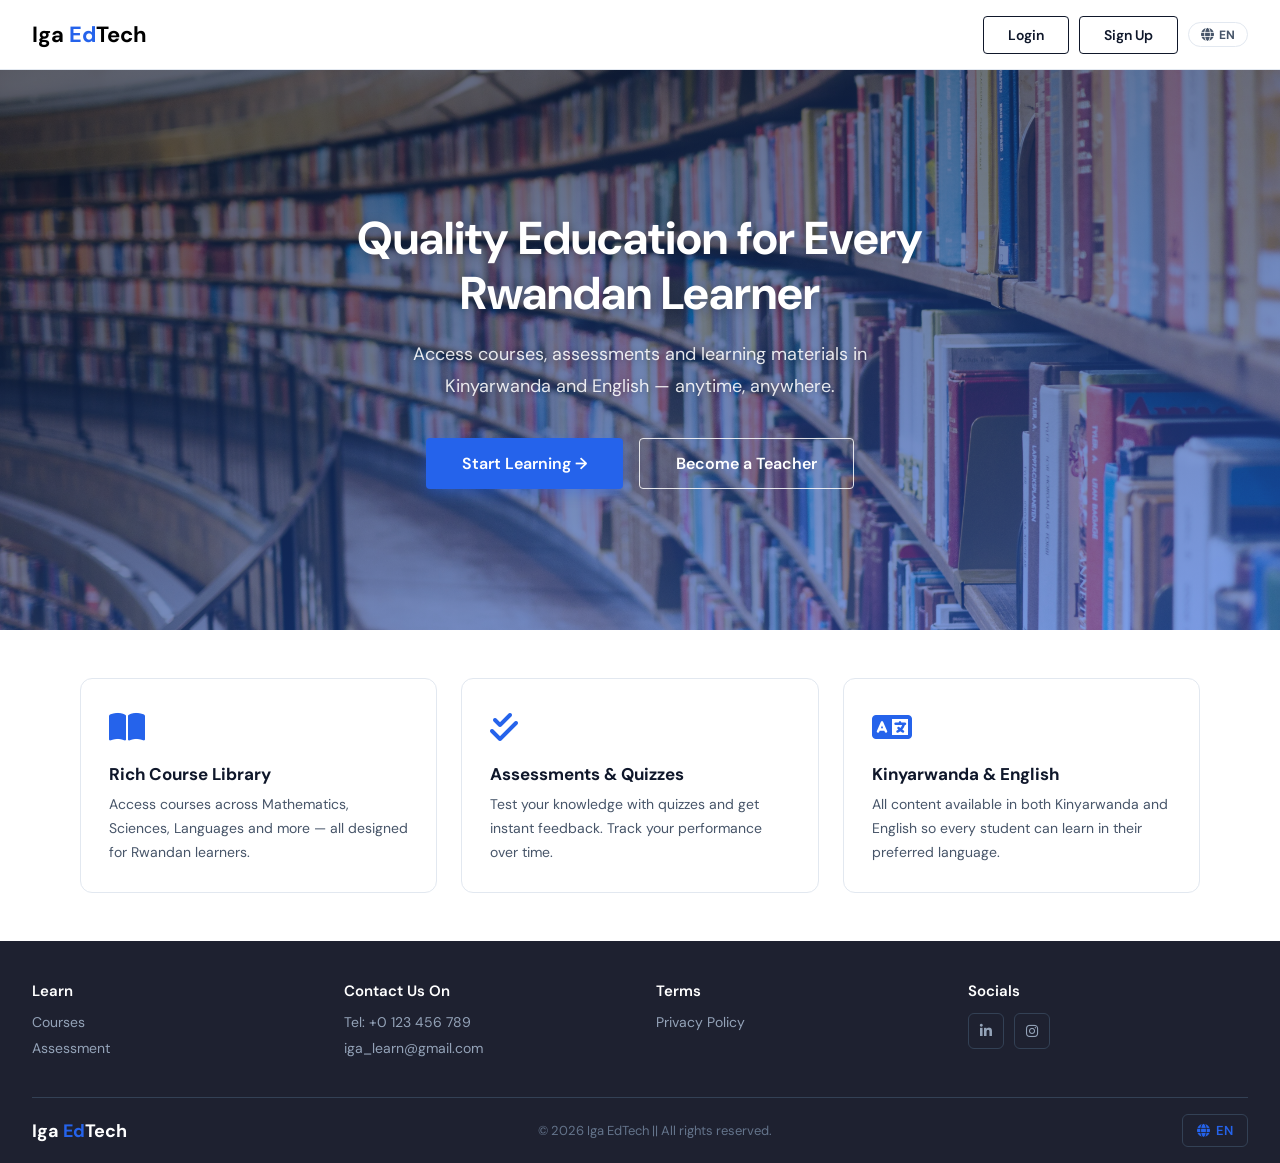
<file: iga_edtech_frontend/index.html>
<!DOCTYPE html>
<html lang="en">
<head>
  <meta charset="UTF-8"/>
  <meta name="viewport" content="width=device-width, initial-scale=1.0"/>
  <title>Iga EdTech — Rwanda's Learning Platform</title>
  <link rel="stylesheet" href="https://cdnjs.cloudflare.com/ajax/libs/font-awesome/6.5.0/css/all.min.css"/>
  <link rel="stylesheet" href="css/shared-auth.css"/>
  <style>
    .hero {
      min-height: 560px; display:flex; flex-direction:column;
      align-items:center; justify-content:center; text-align:center;
      padding: 60px 40px; position:relative;
      background: url('assets/home_books.jpg') center center / cover no-repeat;
      overflow:hidden;
    }
    .hero::before {
      content:''; position:absolute; inset:0;
      background: linear-gradient(160deg, rgba(15,23,42,0.68) 0%, rgba(37,99,235,0.55) 100%);
      z-index:0;
    }
    .hero > * { position:relative; z-index:1; }
    .hero h1 { font-size:46px; font-weight:700; color:#fff; max-width:640px; line-height:1.2; margin-bottom:18px; text-shadow:0 2px 12px rgba(0,0,0,0.3); }
    .hero p  { font-size:18px; color:rgba(255,255,255,0.88); max-width:520px; line-height:1.75; margin-bottom:36px; text-shadow:0 1px 6px rgba(0,0,0,0.25); }
    .hero-btns { display:flex; gap:16px; flex-wrap:wrap; justify-content:center; }
    .btn-hero-primary { padding:14px 36px; background:#2563EB; color:#fff; border:none; border-radius:4px; font-size:16px; font-weight:600; cursor:pointer; font-family:'DM Sans',sans-serif; box-shadow:0 4px 14px rgba(37,99,235,0.4); transition:background .15s; }
    .btn-hero-primary:hover { background:#1d4ed8; }
    .btn-hero-outline { padding:14px 36px; background:transparent; color:#fff; border:1.5px solid rgba(255,255,255,0.85); border-radius:4px; font-size:16px; font-weight:600; cursor:pointer; font-family:'DM Sans',sans-serif; transition:background .15s; }
    .btn-hero-outline:hover { background:rgba(255,255,255,0.15); }
    .features { display:grid; grid-template-columns:repeat(3,1fr); gap:24px; padding:48px 80px; background:#fff; }
    @media(max-width:900px){ .features{grid-template-columns:1fr; padding:32px 24px;} }
    .feature-card { padding:28px; border:1px solid #e2e8f0; border-radius:12px; }
    .feature-icon { font-size:32px; color:#2563EB; margin-bottom:14px; }
    .feature-card h3 { font-size:17px; font-weight:700; color:#0f172a; margin-bottom:8px; }
    .feature-card p  { font-size:14px; color:#475569; line-height:1.7; }
  </style>
</head>
<body>
  <div id="navbar-placeholder"></div>

  <div class="hero">
    <h1 data-i18n="home.hero.title">Quality Education for Every Rwandan Learner</h1>
    <p  data-i18n="home.hero.sub">Access courses, assessments and learning materials in Kinyarwanda and English — anytime, anywhere.</p>
    <div class="hero-btns">
      <button class="btn-hero-primary" data-i18n="home.hero.cta1"
              onclick="window.location.href='pages/register.html'">Start Learning →</button>
      <button class="btn-hero-outline" data-i18n="home.hero.cta2"
              onclick="window.location.href='pages/teacher-register.html'">Become a Teacher</button>
    </div>
  </div>

  <div class="features">
    <div class="feature-card">
      <div class="feature-icon"><i class="fa-solid fa-book-open"></i></div>
      <h3 data-i18n="home.feat1.title">Rich Course Library</h3>
      <p  data-i18n="home.feat1.desc">Access courses across Mathematics, Sciences, Languages and more — all designed for Rwandan learners.</p>
    </div>
    <div class="feature-card">
      <div class="feature-icon"><i class="fa-solid fa-check-double"></i></div>
      <h3 data-i18n="home.feat2.title">Assessments &amp; Quizzes</h3>
      <p  data-i18n="home.feat2.desc">Test your knowledge with quizzes and get instant feedback. Track your performance over time.</p>
    </div>
    <div class="feature-card">
      <div class="feature-icon"><i class="fa-solid fa-language"></i></div>
      <h3 data-i18n="home.feat3.title">Kinyarwanda &amp; English</h3>
      <p  data-i18n="home.feat3.desc">All content available in both Kinyarwanda and English so every student can learn in their preferred language.</p>
    </div>
  </div>

  <div id="footer-placeholder"></div>

  <script src="js/i18n.js"></script>
  <script src="js/api.js"></script>
  <script src="js/components.js"></script>
</body>
</html>
</file>
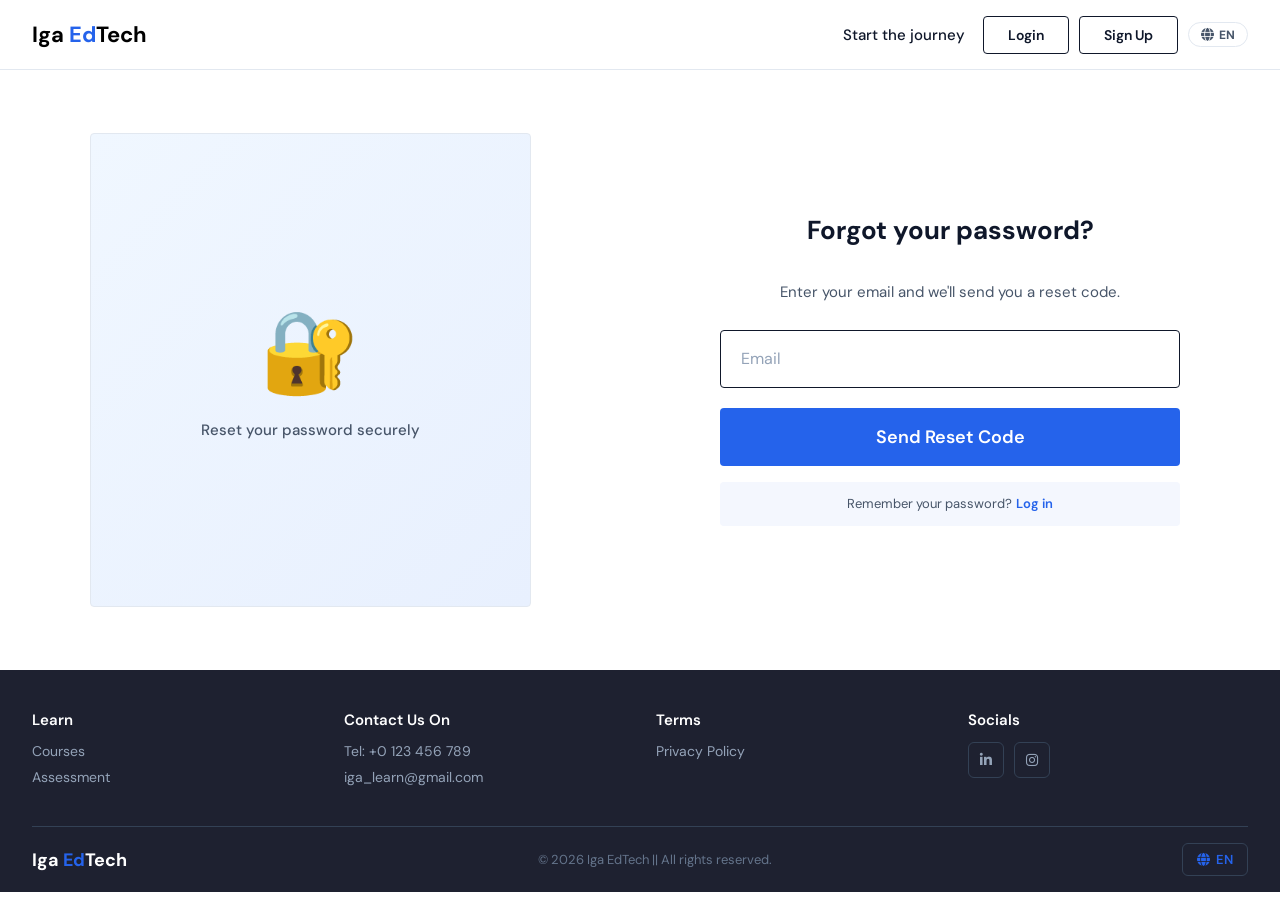
<file: iga_edtech_frontend/pages/forgot-password.html>
<!DOCTYPE html>
<html lang="en">
<head>
  <meta charset="UTF-8"/>
  <meta name="viewport" content="width=device-width, initial-scale=1.0"/>
  <title>Reset Password — Iga EdTech</title>
  <link rel="stylesheet" href="../css/shared-auth.css"/>
  <link rel="stylesheet" href="https://cdnjs.cloudflare.com/ajax/libs/font-awesome/6.5.0/css/all.min.css"/>
</head>
<body>

<div id="navbar-placeholder"></div>

<div class="auth-body">
  <div class="auth-left">
    <div class="illustration-box">
      <div style="display:flex;flex-direction:column;align-items:center;gap:16px;">
        <div style="font-size:80px;">🔐</div>
        <div style="font-size:15px;color:#475569;font-weight:500;">Reset your password securely</div>
      </div>
    </div>
  </div>

  <div class="auth-right">
    
    <div id="step-email" style="display:flex;flex-direction:column;align-items:center;width:100%;">
      <div class="form-title">Forgot your password?</div>
      <p style="font-size:15px;color:#475569;max-width:420px;text-align:center;margin-bottom:24px;line-height:1.7;">
        Enter your email and we'll send you a reset code.
      </p>
      <form id="forgotForm" novalidate style="display:flex;flex-direction:column;align-items:center;width:100%;">
        <input class="input-field" type="email" id="email" placeholder="Email" required/>
        <div id="emailError" class="field-error hidden"></div>
        <button type="submit" class="btn-submit" id="sendBtn">Send Reset Code</button>
      </form>
      <div class="switch-box">Remember your password? <a href="login.html">Log in</a></div>
    </div>

   
    <div id="step-reset" class="hidden" style="display:flex;flex-direction:column;align-items:center;width:100%;">
      <div class="form-title">Enter your reset code</div>
      <p style="font-size:15px;color:#475569;max-width:420px;text-align:center;margin-bottom:24px;line-height:1.7;">
        Check your email for the 6-digit code.
      </p>
      <form id="resetForm" novalidate style="display:flex;flex-direction:column;align-items:center;width:100%;">
        <input type="text" class="otp-input" id="otpCode" placeholder="000000" maxlength="6"/>
        <div id="codeError" class="field-error hidden" style="text-align:center;"></div>
        <input class="input-field" type="password" id="newPass"     placeholder="New Password"/>
        <input class="input-field" type="password" id="confirmPass" placeholder="Confirm Password"/>
        <div id="passError" class="field-error hidden"></div>
        <button type="submit" class="btn-submit" id="resetBtn">Reset Password</button>
      </form>
    </div>
  </div>
</div>

<div id="footer-placeholder"></div>

<script src="../js/api.js"></script>
<script src="../js/components.js"></script>
<script>
  let resetEmail = '';

  document.getElementById('forgotForm').addEventListener('submit', async (e) => {
    e.preventDefault();
    const btn   = document.getElementById('sendBtn');
    const email = document.getElementById('email');
    if (!email.value.trim()) { document.getElementById('emailError').textContent='Email is required.'; document.getElementById('emailError').classList.remove('hidden'); return; }
    setLoading(btn, true);
    await AuthAPI.forgotPassword({ email: email.value.trim() });
    setLoading(btn, false);
    resetEmail = email.value.trim();
    document.getElementById('step-email').classList.add('hidden');
    document.getElementById('step-reset').classList.remove('hidden');
    showToast('If that email exists, a code has been sent.', 'info');
  });

  document.getElementById('resetForm').addEventListener('submit', async (e) => {
    e.preventDefault();
    const btn     = document.getElementById('resetBtn');
    const code    = document.getElementById('otpCode').value.trim();
    const newPass = document.getElementById('newPass').value;
    const confirm = document.getElementById('confirmPass').value;
    ['codeError','passError'].forEach(id => document.getElementById(id).classList.add('hidden'));
    if (code.length !== 6) { document.getElementById('codeError').textContent='Enter the 6-digit code.'; document.getElementById('codeError').classList.remove('hidden'); return; }
    if (!newPass)          { document.getElementById('passError').textContent='New password is required.'; document.getElementById('passError').classList.remove('hidden'); return; }
    if (newPass !== confirm){ document.getElementById('passError').textContent='Passwords do not match.'; document.getElementById('passError').classList.remove('hidden'); return; }
    setLoading(btn, true);
    const res = await AuthAPI.resetPassword({ email: resetEmail, code, new_password: newPass });
    setLoading(btn, false);
    if (res.ok) { showToast('Password reset! Redirecting…', 'success'); setTimeout(() => window.location.href='login.html', 1000); }
    else { document.getElementById('codeError').textContent=res.data.message||'Invalid or expired code.'; document.getElementById('codeError').classList.remove('hidden'); }
  });
</script>
</body>
</html>
</file>
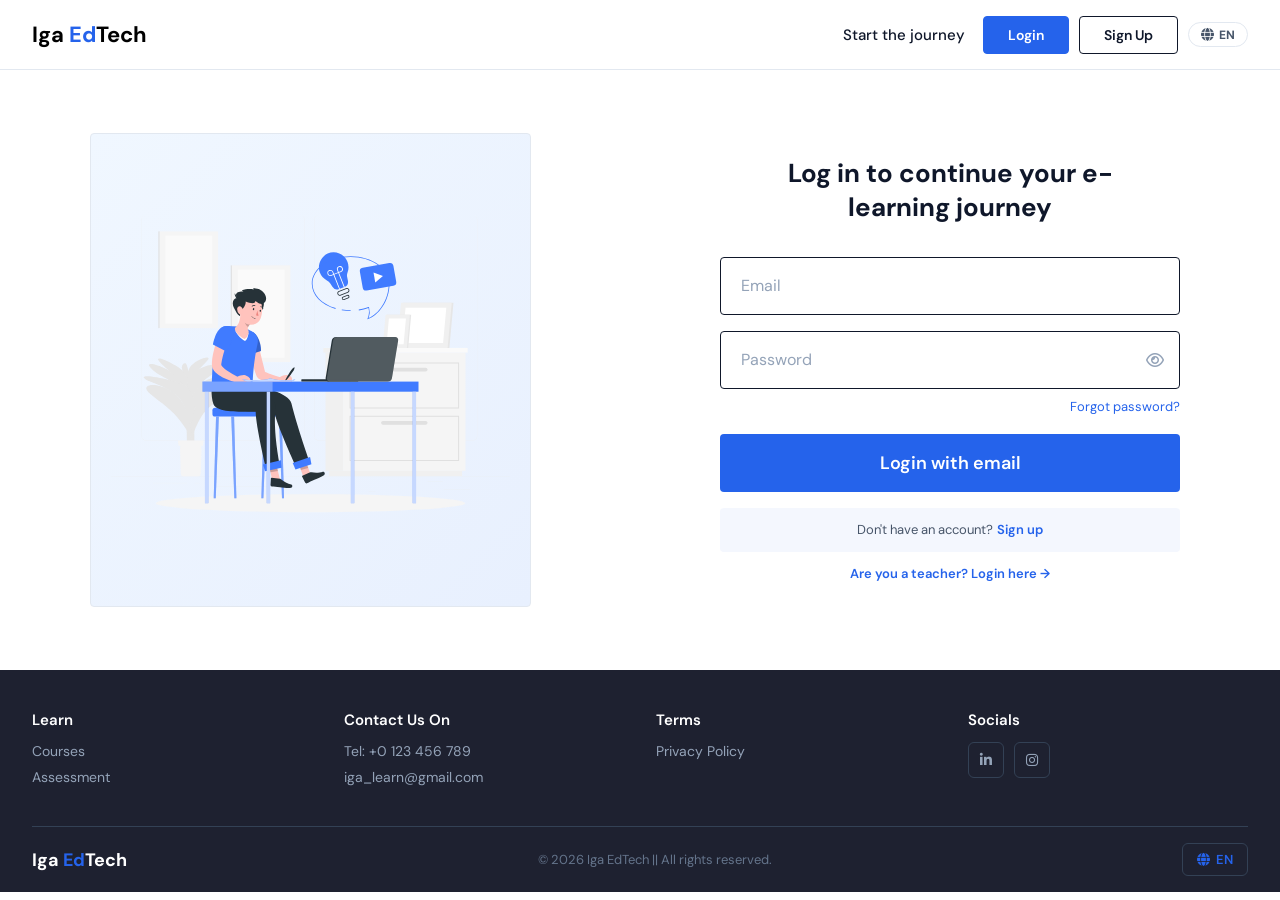
<file: iga_edtech_frontend/pages/login.html>
<!DOCTYPE html>
<html lang="en">
<head>
  <meta charset="UTF-8"/>
  <meta name="viewport" content="width=device-width, initial-scale=1.0"/>
  <title>Login — Iga EdTech</title>
  <link rel="stylesheet" href="https://cdnjs.cloudflare.com/ajax/libs/font-awesome/6.5.0/css/all.min.css"/>
  <link rel="stylesheet" href="../css/shared-auth.css"/>
</head>
<body>
  <div id="navbar-placeholder"></div>

  <div class="auth-body">
    <div class="auth-left">
      <div class="illustration-box">
        <img src="../assets/student_login.svg" alt="Login illustration"
             style="width:100%;height:100%;object-fit:contain;padding:20px;"/>
      </div>
    </div>

    <div class="auth-right">
      <div class="form-title" data-i18n="login.title">Log in to continue your e-learning journey</div>
      <form id="loginForm" novalidate style="display:flex;flex-direction:column;align-items:center;width:100%;">

        <input class="input-field" type="email" id="email" required
               data-i18n-placeholder="login.email" placeholder="Email"/>
        <div id="emailError" class="field-error hidden"></div>

        <div style="position:relative;width:100%;max-width:460px;">
          <input class="input-field" type="password" id="password" required
                 data-i18n-placeholder="login.password" placeholder="Password"
                 style="margin-bottom:0;padding-right:52px;width:100%;"/>
          <button type="button" onclick="togglePassword('password',this)"
                  style="position:absolute;right:16px;top:50%;transform:translateY(-50%);background:none;border:none;cursor:pointer;color:#94a3b8;font-size:16px;padding:0;">
            <i class="fa-regular fa-eye"></i>
          </button>
        </div>
        <div id="passError" class="field-error hidden"></div>

        <div style="width:100%;max-width:460px;text-align:right;margin-top:6px;margin-bottom:14px;">
          <a href="forgot-password.html" data-i18n="login.forgot"
             style="font-size:13px;color:#2563EB;">Forgot password?</a>
        </div>

        <button type="submit" class="btn-submit" id="loginBtn"
                data-i18n="login.btn">Login with email</button>
      </form>

      <div class="switch-box">
        <span data-i18n="login.noaccount">Don't have an account?</span>
        <a href="register.html" data-i18n="login.signup"> Sign up</a>
      </div>
      <div style="margin-top:10px;text-align:center;">
        <a href="teacher-login.html" data-i18n="login.teacher"
           style="font-size:13px;color:#2563EB;font-weight:600;">Are you a teacher? Login here →</a>
      </div>
    </div>
  </div>

  <div id="footer-placeholder"></div>

  <script src="../js/i18n.js"></script>
  <script src="../js/api.js"></script>
  <script src="../js/components.js"></script>
  <script>
    window.addEventListener('load', () => {
      if (Auth.isLoggedIn()) redirectToDashboard(Auth.getRole());
    });

    function togglePassword(id, btn) {
      const input = document.getElementById(id);
      const isHidden = input.type === 'password';
      input.type = isHidden ? 'text' : 'password';
      btn.innerHTML = isHidden
        ? '<i class="fa-regular fa-eye-slash"></i>'
        : '<i class="fa-regular fa-eye"></i>';
    }

    document.getElementById('loginForm').addEventListener('submit', async (e) => {
      e.preventDefault();
      const btn      = document.getElementById('loginBtn');
      const emailEl  = document.getElementById('email');
      const passEl   = document.getElementById('password');
      const emailErr = document.getElementById('emailError');
      const passErr  = document.getElementById('passError');

      [emailErr, passErr].forEach(el => { el.textContent=''; el.classList.add('hidden'); });
      [emailEl, passEl].forEach(el => el.classList.remove('error'));

      let valid = true;
      if (!emailEl.value.trim()) { emailErr.textContent=t('err.required.email'); emailErr.classList.remove('hidden'); emailEl.classList.add('error'); valid=false; }
      if (!passEl.value)         { passErr.textContent=t('err.required.pass');  passErr.classList.remove('hidden');  passEl.classList.add('error');  valid=false; }
      if (!valid) return;

      setLoading(btn, true);
      const res = await AuthAPI.login({ email: emailEl.value.trim(), password: passEl.value });
      setLoading(btn, false);

      if (res.ok) {
        Auth.setSession(res.data.data);
        showToast(t('toast.welcome'), 'success');
        setTimeout(() => redirectToDashboard(res.data.data.user.role), 700);
      } else {
        const msg = res.data.message || t('err.login.failed');
        showToast(msg, 'error');
        passErr.textContent = msg;
        passErr.classList.remove('hidden');
        passEl.classList.add('error');
      }
    });
  </script>
</body>
</html>
</file>
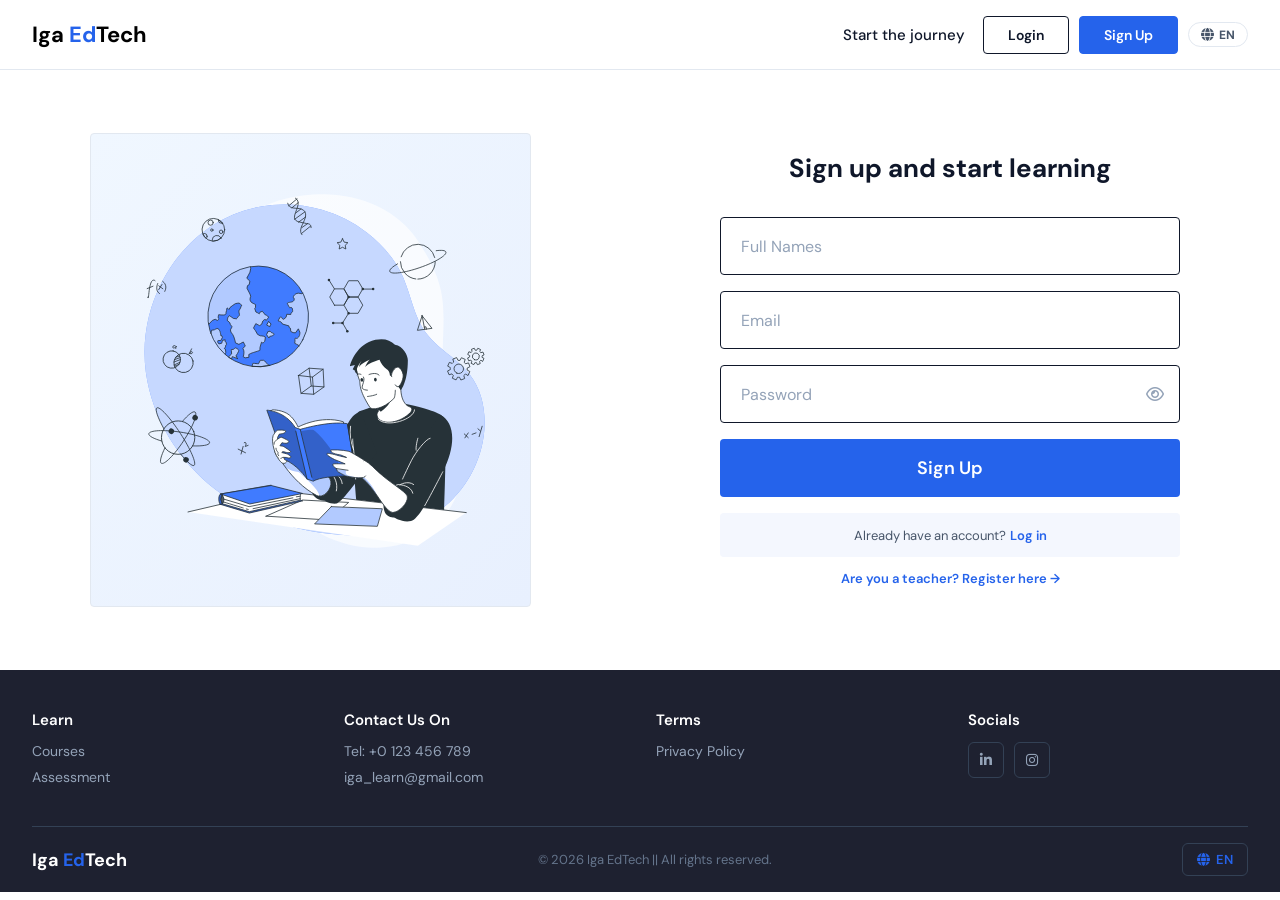
<file: iga_edtech_frontend/pages/register.html>
<!DOCTYPE html>
<html lang="en">
<head>
  <meta charset="UTF-8"/>
  <meta name="viewport" content="width=device-width, initial-scale=1.0"/>
  <title>Sign Up — Iga EdTech</title>
  <link rel="stylesheet" href="https://cdnjs.cloudflare.com/ajax/libs/font-awesome/6.5.0/css/all.min.css"/>
  <link rel="stylesheet" href="../css/shared-auth.css"/>
</head>
<body>
  <div id="navbar-placeholder"></div>

  <div class="auth-body">
    <div class="auth-left">
      <div class="illustration-box">
        <img src="../assets/learner_register.svg" alt="Register illustration"
             style="width:100%;height:100%;object-fit:contain;padding:20px;"/>
      </div>
    </div>

    <div class="auth-right">

      <!-- Step 1: Register -->
      <div id="step-register" style="display:flex;flex-direction:column;align-items:center;width:100%;">
        <div class="form-title" data-i18n="reg.title">Sign up and start learning</div>
        <form id="registerForm" novalidate style="display:flex;flex-direction:column;align-items:center;width:100%;">

          <input class="input-field" type="text" id="fullName" required
                 data-i18n-placeholder="reg.fullname" placeholder="Full Names"/>
          <div id="nameError" class="field-error hidden"></div>

          <input class="input-field" type="email" id="email" required
                 data-i18n-placeholder="reg.email" placeholder="Email"/>
          <div id="emailError" class="field-error hidden"></div>

          <div style="position:relative;width:100%;max-width:460px;">
            <input class="input-field" type="password" id="password" required
                   data-i18n-placeholder="reg.password" placeholder="Password"
                   style="margin-bottom:0;padding-right:52px;width:100%;"/>
            <button type="button" onclick="togglePassword('password',this)"
                    style="position:absolute;right:16px;top:50%;transform:translateY(-50%);background:none;border:none;cursor:pointer;color:#94a3b8;font-size:16px;padding:0;">
              <i class="fa-regular fa-eye"></i>
            </button>
          </div>
          <div id="passError" class="field-error hidden"></div>

          <button type="submit" class="btn-submit" id="registerBtn" style="margin-top:16px;"
                  data-i18n="reg.btn">Sign Up</button>
        </form>

        <div class="switch-box">
          <span data-i18n="reg.hasaccount">Already have an account?</span>
          <a href="login.html" data-i18n="reg.login"> Log in</a>
        </div>
        <div style="margin-top:10px;text-align:center;">
          <a href="teacher-register.html" data-i18n="reg.teacher"
             style="font-size:13px;color:#2563EB;font-weight:600;">Are you a teacher? Register here →</a>
        </div>
      </div>

      <!-- Step 2: OTP -->
      <div id="step-verify" class="hidden" style="display:flex;flex-direction:column;align-items:center;width:100%;">
        <div class="form-title" data-i18n="otp.title">Verify your email</div>
        <div style="text-align:center;margin-bottom:24px;">
          <div style="font-size:56px;margin-bottom:12px;color:#2563EB;">
            <i class="fa-solid fa-envelope"></i>
          </div>
          <p style="font-size:15px;color:#475569;line-height:1.7;">
            <span data-i18n="otp.sent">We sent a 6-digit code to</span><br/>
            <strong id="verifyEmailDisplay" style="color:#0f172a;"></strong>
          </p>
        </div>
        <form id="verifyForm" novalidate style="display:flex;flex-direction:column;align-items:center;width:100%;">
          <input type="text" class="otp-input" id="otpCode" placeholder="000000" maxlength="6"/>
          <div id="otpError" class="field-error hidden" style="text-align:center;"></div>
          <button type="submit" class="btn-submit" id="verifyBtn"
                  data-i18n="otp.btn">Verify Email</button>
        </form>
        <div class="switch-box">
          <span data-i18n="otp.resend">Didn't receive it?</span>
          <a id="resendLink" style="cursor:pointer;" data-i18n="otp.resendlink"> Resend code</a>
        </div>
      </div>

    </div>
  </div>

  <div id="footer-placeholder"></div>

  <script src="../js/i18n.js"></script>
  <script src="../js/api.js"></script>
  <script src="../js/components.js"></script>
  <script>
    if (typeof Auth !== 'undefined' && Auth.isLoggedIn()) redirectToDashboard(Auth.getRole());

    let registeredEmail = '';

    function togglePassword(id, btn) {
      const input = document.getElementById(id);
      const isHidden = input.type === 'password';
      input.type = isHidden ? 'text' : 'password';
      btn.innerHTML = isHidden
        ? '<i class="fa-regular fa-eye-slash"></i>'
        : '<i class="fa-regular fa-eye"></i>';
    }

    document.getElementById('registerForm').addEventListener('submit', async (e) => {
      e.preventDefault();
      const btn      = document.getElementById('registerBtn');
      const fullName = document.getElementById('fullName');
      const email    = document.getElementById('email');
      const password = document.getElementById('password');

      ['nameError','emailError','passError'].forEach(id => {
        document.getElementById(id).textContent='';
        document.getElementById(id).classList.add('hidden');
      });
      [fullName, email, password].forEach(el => el.classList.remove('error'));

      let valid = true;
      if (!fullName.value.trim()) { document.getElementById('nameError').textContent=t('err.required.name');  document.getElementById('nameError').classList.remove('hidden');  fullName.classList.add('error');  valid=false; }
      if (!email.value.trim())    { document.getElementById('emailError').textContent=t('err.required.email'); document.getElementById('emailError').classList.remove('hidden'); email.classList.add('error');    valid=false; }
      if (!password.value)        { document.getElementById('passError').textContent=t('err.required.pass');  document.getElementById('passError').classList.remove('hidden');  password.classList.add('error'); valid=false; }
      if (!valid) return;

      setLoading(btn, true);
      const res = await AuthAPI.registerStudent({
        full_name: fullName.value.trim(), email: email.value.trim(),
        password: password.value, receive_promotions: false,
      });
      setLoading(btn, false);

      if (res.ok) {
        showToast('Account created! Redirecting to login...', 'success');
        setTimeout(() => window.location.href = 'login.html', 1000);
      } else {
        const errors = res.data.errors || {};
        if (errors.email)    { document.getElementById('emailError').textContent = Array.isArray(errors.email)?errors.email.join(', '):errors.email; document.getElementById('emailError').classList.remove('hidden'); email.classList.add('error'); }
        if (errors.password) { document.getElementById('passError').textContent  = Array.isArray(errors.password)?errors.password.join(', '):errors.password; document.getElementById('passError').classList.remove('hidden'); password.classList.add('error'); }
        showToast(res.data.message || t('err.reg.failed'), 'error');
      }
    });

    document.getElementById('verifyForm').addEventListener('submit', async (e) => {
      e.preventDefault();
      const btn  = document.getElementById('verifyBtn');
      const code = document.getElementById('otpCode');
      document.getElementById('otpError').classList.add('hidden');
      if (code.value.length !== 6) {
        document.getElementById('otpError').textContent = t('err.otp.length');
        document.getElementById('otpError').classList.remove('hidden');
        return;
      }
      setLoading(btn, true);
      const res = await AuthAPI.verifyEmail({ email: registeredEmail, code: code.value.trim() });
      setLoading(btn, false);
      if (res.ok) {
        showToast(t('toast.verified'), 'success');
        setTimeout(() => window.location.href = 'login.html', 1000);
      } else {
        document.getElementById('otpError').textContent = res.data.message || t('err.otp.length');
        document.getElementById('otpError').classList.remove('hidden');
      }
    });

    document.getElementById('resendLink').addEventListener('click', async () => {
      const res = await AuthAPI.resendOTP({ email: registeredEmail, purpose: 'email_verification' });
      showToast(res.ok ? t('toast.code.sent') : t('toast.code.failed'), res.ok ? 'success' : 'error');
    });
  </script>
</body>
</html>
</file>
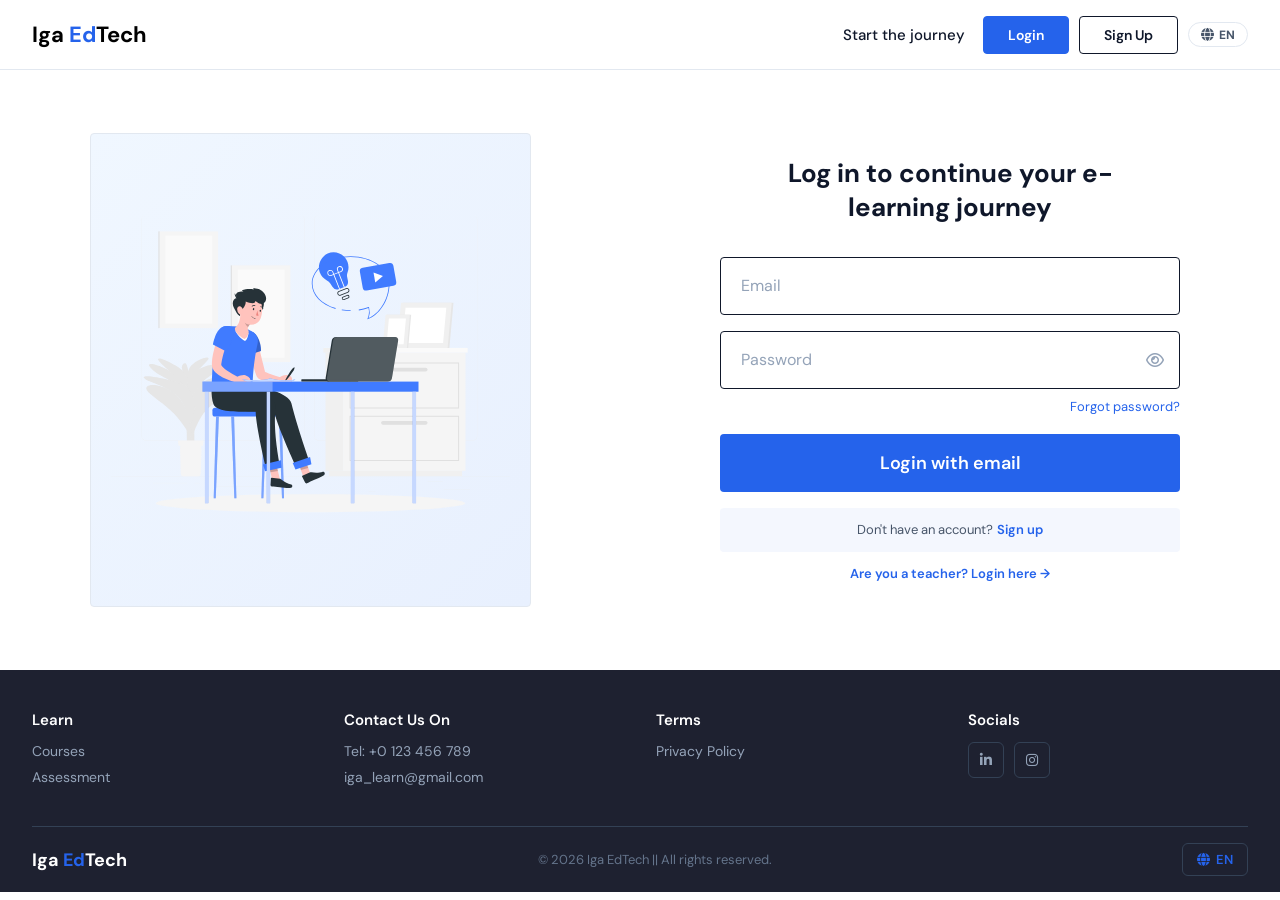
<file: iga_edtech_frontend/pages/student-dashboard.html>
<!DOCTYPE html>
<html lang="en">
<head>
  <meta charset="UTF-8"/>
  <meta name="viewport" content="width=device-width, initial-scale=1.0"/>
  <title>Dashboard — Iga EdTech</title>
  <link rel="stylesheet" href="../css/main.css"/>
  <link rel="stylesheet" href="https://cdnjs.cloudflare.com/ajax/libs/font-awesome/6.5.0/css/all.min.css"/>
  <style>
    /* ── Modals ── */
    .modal-overlay { display:none;position:fixed;inset:0;background:rgba(0,0,0,0.45);z-index:1000;align-items:center;justify-content:center; }
    .modal-overlay.open { display:flex; }
    .modal-box { background:#fff;border-radius:12px;padding:32px;max-width:600px;width:90%;max-height:85vh;overflow-y:auto;box-shadow:0 8px 32px rgba(0,0,0,0.18); }
    /* ── Avatar hover ── */
    #topbarAvatar:hover { opacity:0.8;transform:scale(1.05);transition:all .15s; }
    /* ── Course content flow ── */
    .module-card { background:#fff;border:1px solid var(--border);border-radius:8px;padding:20px;margin-bottom:12px;cursor:pointer;transition:all .15s;display:flex;align-items:center;justify-content:space-between; }
    .module-card:hover { border-color:var(--brand);box-shadow:0 2px 8px rgba(37,99,235,0.1); }
    .module-card-left { display:flex;align-items:center;gap:14px; }
    .module-icon { width:44px;height:44px;border-radius:10px;background:var(--brand-light);display:flex;align-items:center;justify-content:center;color:var(--brand);font-size:18px;flex-shrink:0; }
    .module-card-title { font-size:15px;font-weight:600;color:var(--text-dark); }
    .module-card-desc  { font-size:13px;color:var(--text-muted);margin-top:2px; }
    .module-card-count { font-size:12px;color:var(--text-muted);margin-top:4px; }
    .lesson-item { display:flex;align-items:center;gap:14px;padding:14px 18px;border:1px solid var(--border);border-radius:8px;margin-bottom:10px;cursor:pointer;transition:all .15s;background:#fff; }
    .lesson-item:hover { border-color:var(--brand);box-shadow:0 2px 8px rgba(37,99,235,0.1); }
    .lesson-item.done { border-color:#16a34a;background:#f0fdf4; }
    .lesson-item.done .lesson-icon-wrap { background:#dcfce7;color:#16a34a; }
    .lesson-icon-wrap { width:40px;height:40px;border-radius:8px;background:var(--brand-light);display:flex;align-items:center;justify-content:center;color:var(--brand);font-size:16px;flex-shrink:0; }
    .lesson-meta { flex:1; }
    .lesson-title-text { font-size:14px;font-weight:600;color:var(--text-dark); }
    .lesson-type-text  { font-size:12px;color:var(--text-muted);margin-top:2px; }
    .lesson-done-badge { font-size:11px;font-weight:600;color:#16a34a;display:flex;align-items:center;gap:4px;white-space:nowrap; }
    .btn-mark-done { font-size:12px;font-weight:600;padding:5px 12px;border-radius:var(--radius);cursor:pointer;font-family:var(--font-main);transition:all .15s;white-space:nowrap;display:inline-flex;align-items:center;gap:5px; }
    .btn-mark-done.not-done { border:1.5px solid var(--border);background:#fff;color:var(--text-mid); }
    .btn-mark-done.not-done:hover { border-color:#16a34a;color:#16a34a;background:#f0fdf4; }
    .btn-mark-done.is-done { border:1.5px solid #16a34a;background:#dcfce7;color:#16a34a; }
    .module-progress-wrap { height:4px;background:var(--border);border-radius:2px;margin-top:6px; }
    .module-progress-bar  { height:100%;background:#16a34a;border-radius:2px;transition:width .3s; }
    .review-item { padding:16px;border:1px solid var(--border);border-radius:8px;margin-bottom:12px; }
    .review-item.correct   { border-color:#16a34a;background:#f0fdf4; }
    .review-item.incorrect { border-color:#dc2626;background:#fef2f2; }
    .review-item.pending   { border-color:#d97706;background:#fffbeb; }
    .review-q      { font-size:15px;font-weight:600;color:var(--text-dark);margin-bottom:8px; }
    .review-answer { font-size:13px;margin-bottom:4px; }
    .review-correct-lbl   { color:#16a34a;font-weight:600; }
    .review-incorrect-lbl { color:#dc2626;font-weight:600; }
    .review-pending-lbl   { color:#d97706;font-weight:600; }
    .review-comment { font-size:13px;color:#7c3aed;font-style:italic;margin-top:6px; }
    .perf-row { display:grid;grid-template-columns:2fr 1fr 1fr 1fr;font-size:14px;color:var(--text-mid);padding:12px 0;border-bottom:1px solid var(--border);align-items:center;cursor:pointer; }
    .perf-row:hover { background:#f8fafc; }
    .perf-row:last-child { border-bottom:none; }
    .badge-pending-sm { background:#fef3c7;color:#d97706;font-size:11px;padding:2px 8px;border-radius:10px;font-weight:600; }
    .q-option { display:flex;align-items:center;gap:14px;padding:14px 18px;border:1.5px solid var(--border);border-radius:var(--radius);cursor:pointer;transition:all .15s;background:#fff;margin-bottom:10px; }
    .q-option:hover { border-color:var(--brand);background:var(--brand-light); }
    .q-option.selected { border-color:var(--brand);background:#dbeafe; }
    .q-option.multi-selected { border-color:#10B981;background:#d1fae5; }
    .q-bubble { width:30px;height:30px;border-radius:50%;border:1.5px solid var(--border);display:flex;align-items:center;justify-content:center;font-weight:700;font-size:12px;flex-shrink:0;color:var(--text-mid); }
    .q-option.selected .q-bubble { background:var(--brand);border-color:var(--brand);color:#fff; }
    .q-option.multi-selected .q-bubble { background:#10B981;border-color:#10B981;color:#fff; }
    .q-option-text { font-size:15px;color:var(--text-mid); }
  </style>
</head>
<body>
<div class="dashboard-page">
  <aside class="sidebar">
    <div class="sidebar-logo">Iga <span>Ed</span>Tech</div>
    <nav class="sidebar-nav">
      <button class="nav-item active" data-key="courses"     onclick="switchSection('courses',this)"     data-i18n="sd.nav.courses">Courses</button>
      <button class="nav-item"        data-key="performance" onclick="switchSection('performance',this)" data-i18n="sd.nav.performance">Performance</button>
      <button class="nav-item"        data-key="assessments" onclick="switchSection('assessments',this)" data-i18n="sd.nav.assessments">Assessments</button>
    </nav>
    <!-- Language toggle in sidebar -->
    <div onclick="toggleLang()" style="margin:auto 16px 20px;padding:8px 12px;border-radius:8px;border:1px solid rgba(255,255,255,0.2);cursor:pointer;display:flex;align-items:center;gap:8px;color:rgba(255,255,255,0.75);font-size:13px;font-weight:600;">
      <i class="fa-solid fa-globe"></i>
      <span id="sidebarLangLabel">EN / RW</span>
    </div>
  </aside>

  <div class="main-wrap">
    <div class="main-topbar">
      <div>
        <div class="topbar-breadcrumb" id="topbarBreadcrumb" data-i18n="sd.courses.title">My Courses:</div>
        <div class="topbar-heading"    id="topbarHeading"    data-i18n="sd.courses.title">All Courses</div>
      </div>
      <div class="topbar-right">
        <div class="topbar-user-info">
          <div class="topbar-user-name" id="topbarName">—</div>
          <div class="topbar-user-role" id="topbarRole">Student</div>
        </div>
        <div class="topbar-avatar" id="topbarAvatar" onclick="openProfileModal()" title="Edit profile" style="cursor:pointer;">—</div>
        <button class="topbar-logout" onclick="handleLogout()" title="Logout">
          <i class="fa-solid fa-right-from-bracket"></i>
        </button>
      </div>
    </div>

    <div class="page-content">

      <!-- COURSES -->
      <section id="section-courses" class="page-section">
        <div id="coursesLoading" style="color:var(--text-muted);font-size:14px;" data-i18n="sd.courses.loading">Loading…</div>
        <div class="courses-grid" id="coursesGrid"></div>
        <div class="view-all-link" data-i18n="sd.courses.viewall">View all →</div>
      </section>

      <!-- COURSE ENROLL PAGE -->
      <section id="section-enroll" class="page-section hidden">
        <div class="enroll-banner">
          <div class="enroll-banner-title" id="enrollTitle"></div>
          <button class="btn-enroll" id="enrollBtn" onclick="doEnroll()" data-i18n="sd.enroll.btn">Enroll in Course</button>
        </div>
        <div class="enroll-card">
          <div class="enroll-illo" id="enrollIllo"></div>
          <div class="enroll-info">
            <h3 id="enrollCourseName"></h3>
            <p  id="enrollCourseDesc"></p>
            <p  id="enrollGuidelines" style="margin-top:12px;font-size:13px;color:var(--text-muted);"></p>
            <div id="continueSection" class="hidden" style="margin-top:20px;">
              <button class="btn-enroll" onclick="openCourseModules()" style="width:auto;padding:0 28px;">
                <i class="fa-solid fa-play" style="margin-right:8px;"></i>
                <span data-i18n="sd.enroll.continue">Continue to Course</span>
              </button>
            </div>
          </div>
        </div>
        <div style="margin-top:16px;">
          <a onclick="switchSection('courses')" style="font-size:14px;color:#888;cursor:pointer;" data-i18n="sd.enroll.back">← Back to Courses</a>
        </div>
      </section>

      <!-- MODULES LIST -->
      <section id="section-modules" class="page-section hidden">
        <div id="modulesContainer"></div>
        <div style="margin-top:16px;">
          <a onclick="backToCourse()" style="font-size:14px;color:#888;cursor:pointer;" data-i18n="sd.modules.back">← Back to Course</a>
        </div>
      </section>

      <!-- LESSONS LIST -->
      <section id="section-lessons" class="page-section hidden">
        <div id="lessonsContainer"></div>
        <div style="margin-top:16px;">
          <a onclick="switchSection('modules')" style="font-size:14px;color:#888;cursor:pointer;" data-i18n="sd.lessons.back">← Back to Modules</a>
        </div>
      </section>

      <!-- LESSON VIEWER -->
      <section id="section-lesson" class="page-section hidden">
        <div style="font-size:20px;font-weight:600;color:var(--text-dark);margin-bottom:4px;" id="lessonViewTitle"></div>
        <div style="font-size:13px;color:var(--text-muted);margin-bottom:20px;" id="lessonViewType"></div>
        <div id="lessonViewContent" style="max-width:800px;"></div>
        <div style="margin-top:20px;">
          <a onclick="switchSection('lessons')" style="font-size:14px;color:#888;cursor:pointer;" data-i18n="sd.lessons.back2">← Back to Lessons</a>
        </div>
      </section>

      <!-- PERFORMANCE -->
      <section id="section-performance" class="page-section hidden">
        <div class="perf-header">
          <div>
            <div class="perf-title" data-i18n="sd.perf.title">All Grades</div>
            <div class="perf-subtitle" data-i18n="sd.perf.sub">Your assessment results:</div>
          </div>
          <div class="overall-grade" id="overallGrade" data-i18n="sd.perf.overall">Overall Grade: —</div>
        </div>
        <div id="gradesLoading" style="color:var(--text-muted);font-size:14px;" data-i18n="sd.perf.loading">Loading grades…</div>
        <div id="gradesBody"></div>
      </section>

      <!-- GRADE REVIEW -->
      <section id="section-grade-review" class="page-section hidden">
        <div style="font-size:20px;font-weight:600;color:var(--text-dark);margin-bottom:4px;" id="reviewTitle"></div>
        <div style="font-size:14px;color:var(--text-mid);margin-bottom:20px;" id="reviewMeta"></div>
        <div id="reviewBody"></div>
        <div style="margin-top:20px;">
          <a onclick="switchSection('performance')" style="font-size:14px;color:#888;cursor:pointer;" data-i18n="sd.review.back">← Back to Grades</a>
        </div>
      </section>

      <!-- ASSESSMENTS -->
      <section id="section-assessments" class="page-section hidden">
        <div style="font-size:15px;color:var(--text-mid);margin-bottom:20px;" data-i18n="sd.quiz.select">Select a quiz to start:</div>
        <div id="assessmentsLoading" style="color:var(--text-muted);font-size:14px;">Loading…</div>
        <div class="quiz-grid" id="quizGrid"></div>
        <div class="view-all-link" data-i18n="sd.courses.viewall">View all →</div>
      </section>

      <!-- QUIZ DETAIL -->
      <section id="section-quiz-detail" class="page-section hidden">
        <div class="quiz-detail-wrap">
          <div class="quiz-detail-breadcrumb" data-i18n="sd.nav.assessments">Assessments:</div>
          <div class="quiz-detail-title" id="quizDetailTitle"></div>
          <div class="quiz-detail-meta"  id="quizDetailMeta"></div>
          <div class="quiz-detail-body">
            <strong data-i18n="sd.quizd.desc">Description:</strong>
            <p id="quizDetailDesc"></p>
            <strong data-i18n="sd.quizd.inst">Instructions:</strong>
            <ul>
              <li data-i18n="sd.quizd.inst1">Read each question carefully before answering.</li>
              <li data-i18n="sd.quizd.inst2">For multiple-choice questions, select all correct answers.</li>
              <li data-i18n="sd.quizd.inst3">You must answer all questions before submitting.</li>
            </ul>
          </div>
          <div id="attemptWarning" class="hidden" style="margin-top:16px;padding:12px 16px;background:#fef3c7;border-radius:8px;font-size:14px;color:#d97706;"></div>
          <button class="btn-start-now" id="startQuizBtn" onclick="startQuiz()" data-i18n="sd.quizd.start">Start Now</button>
        </div>
        <div style="margin-top:16px;">
          <a onclick="switchSection('assessments')" style="font-size:14px;color:#888;cursor:pointer;" data-i18n="sd.quizd.back">← Back to Assessments</a>
        </div>
      </section>

      <!-- QUIZ SESSION -->
      <section id="section-quiz-session" class="page-section hidden">
        <div style="max-width:760px;">
          <div class="quiz-timer-row">
            <div class="timer-pill" id="timerPill">⏱ <span id="timerDisplay">—</span></div>
            <div style="font-size:14px;color:var(--text-mid);" id="qProgressText"></div>
          </div>
          <div class="q-progress-bar-wrap"><div class="q-progress-bar" id="qProgressBar" style="width:0%"></div></div>
          <div class="q-text" id="qText"></div>
          <div id="qMultiHint" class="hidden" style="font-size:12px;color:var(--text-muted);margin-bottom:12px;font-style:italic;" data-i18n="sd.session.multi">Select all correct answers</div>
          <div class="q-options" id="qOptions"></div>
          <div class="quiz-nav-row">
            <button class="btn-q-nav" id="prevBtn" onclick="prevQ()" data-i18n="sd.session.prev">← Previous</button>
            <button class="btn-q-nav" id="nextBtn" onclick="nextQ()" data-i18n="sd.session.next">Next →</button>
          </div>
        </div>
      </section>

      <!-- QUIZ RESULT -->
      <section id="section-quiz-result" class="page-section hidden">
        <div class="result-screen">
          <div class="score-ring" id="scoreRing">
            <div class="score-pct" id="scorePct">0%</div>
            <div class="score-lbl" data-i18n="sd.result.score">Score</div>
          </div>
          <h2 style="font-weight:700;font-size:24px;margin-bottom:8px;" data-i18n="sd.result.title">Quiz Completed!</h2>
          <p id="scoreDetail" style="font-size:15px;color:#444;margin-bottom:20px;"></p>
          <div class="result-btns">
            <button class="btn-q-nav"  onclick="switchSection('assessments')" data-i18n="sd.result.back">Back to Assessments</button>
            <button class="btn-enroll" style="width:auto;padding:0 28px;" onclick="viewReviewFromResult()" data-i18n="sd.result.review">Review Answers</button>
            <button class="btn-enroll" style="width:auto;padding:0 28px;background:#475569;" onclick="switchSection('performance')" data-i18n="sd.result.grades">View My Grades</button>
          </div>
        </div>
      </section>

    </div>
  </div>
</div>

<!-- Profile Update Modal (REQ-6) -->
<div class="modal-overlay" id="profileModal">
  <div class="modal-box" style="max-width:480px;background:#fff;border-radius:12px;padding:32px;width:90%;max-height:85vh;overflow-y:auto;">
    <div style="font-size:18px;font-weight:700;color:#0f172a;margin-bottom:20px;">Edit Profile</div>
    <div class="create-field" style="margin-bottom:14px;">
      <label style="font-size:13px;color:var(--text-mid);margin-bottom:6px;display:block;">Full Name:</label>
      <input style="width:100%;height:44px;border:1.5px solid var(--border);border-radius:8px;padding:0 14px;font-size:14px;font-family:'DM Sans',sans-serif;" id="profileName" placeholder="Full Names"/>
    </div>
    <div style="font-size:14px;font-weight:600;color:var(--text-dark);margin:16px 0 10px;">Change Password (optional)</div>
    <div class="create-field" style="margin-bottom:14px;">
      <label style="font-size:13px;color:var(--text-mid);margin-bottom:6px;display:block;">Current Password:</label>
      <input style="width:100%;height:44px;border:1.5px solid var(--border);border-radius:8px;padding:0 14px;font-size:14px;font-family:'DM Sans',sans-serif;" type="password" id="profileCurrentPass" placeholder="Current password"/>
    </div>
    <div class="create-field" style="margin-bottom:14px;">
      <label style="font-size:13px;color:var(--text-mid);margin-bottom:6px;display:block;">New Password:</label>
      <input style="width:100%;height:44px;border:1.5px solid var(--border);border-radius:8px;padding:0 14px;font-size:14px;font-family:'DM Sans',sans-serif;" type="password" id="profileNewPass" placeholder="New password"/>
    </div>
    <div style="display:flex;gap:12px;margin-top:24px;justify-content:flex-end;">
      <button style="padding:0 20px;height:40px;border-radius:8px;border:1.5px solid var(--border);background:#fff;cursor:pointer;font-family:'DM Sans',sans-serif;font-size:14px;" onclick="document.getElementById('profileModal').classList.remove('open')">Cancel</button>
      <button class="btn-enroll" style="height:40px;width:auto;padding:0 24px;" onclick="saveProfile()">Save Profile</button>
    </div>
  </div>
</div>

<script src="../js/i18n.js"></script>
<script src="../js/api.js"></script>
<script src="../js/components.js"></script>
<script>
  if (!requireAuth('student')) {}

  const FILE_ICONS  = { video:'fa-film', pdf:'fa-file-pdf', slides:'fa-display', document:'fa-file-word', image:'fa-image' };
  const FILE_LABELS = { video:'Video', pdf:'PDF', slides:'Slides', document:'Document', image:'Image' };

  let allCourses         = [];
  let enrolledIds        = new Set();
  let completedLessonIds = new Set();
  let selectedCourse     = null;
  let selectedModule     = null;
  let selectedAssessment = null;
  let quizQuestions      = [];
  let currentQ           = 0;
  let answers            = {};
  let timerSecs          = 0, timerInterval = null;
  let lastSubmission     = null;

  // ── Init ──────────────────────────────────────────────────────
  (function init() {
    const user = Auth.getUser();
    if (!user) return;
    const initials = user.full_name.split(' ').map(w=>w[0]).join('').toUpperCase().slice(0,2);
    document.getElementById('topbarAvatar').textContent = initials;
    document.getElementById('topbarName').textContent   = user.full_name;
    document.getElementById('topbarRole').textContent   = t(`role.${user.role}`) || user.role;
    // Update role label when language switches
    document.addEventListener('iga-lang-changed', () => {
      document.getElementById('topbarRole').textContent = t(`role.${user.role}`) || user.role;
      document.querySelector('.topbar-logout')?.setAttribute('title', t('topbar.logout'));
    });
    document.querySelector('.topbar-logout')?.setAttribute('title', t('topbar.logout'));
    updateSidebarLang();
    document.addEventListener('iga-lang-changed', () => { updateSidebarLang(); applyLang(); renderDynamic(); });
    loadCourses(); loadGrades(); loadAssessments(); loadCompletions();
  })();

  function updateSidebarLang() {
    const el = document.getElementById('sidebarLangLabel');
    if (el) el.textContent = t('sidebar.switchlang');
  }

  function renderDynamic() {
    renderCourses();
    loadStudentsGrades();
    loadAssessmentsUI();
  }

  // ── Section switching ─────────────────────────────────────────
  const SECTION_TITLES = {
    'courses':      ['sd.courses.title', 'sd.courses.title'],
    'enroll':       ['sd.courses.title', ''],
    'modules':      ['sd.courses.title', 'sd.modules.title'],
    'lessons':      ['', ''],
    'lesson':       ['', ''],
    'performance':  ['', 'sd.perf.title'],
    'grade-review': ['sd.perf.title', ''],
    'assessments':  ['', 'sd.quiz.title'],
    'quiz-detail':  ['sd.nav.assessments', ''],
    'quiz-session': ['sd.nav.assessments', ''],
    'quiz-result':  ['', 'sd.result.title'],
  };
  function switchSection(key, btn) {
    document.querySelectorAll('.page-section').forEach(s => s.classList.add('hidden'));
    document.getElementById(`section-${key}`).classList.remove('hidden');
    document.querySelectorAll('.nav-item').forEach(b => b.classList.remove('active'));
    const nb = document.querySelector(`[data-key="${key.split('-')[0]}"]`);
    if (btn) btn.classList.add('active'); else if (nb) nb.classList.add('active');
    const [bc, h] = SECTION_TITLES[key] || ['',''];
    document.getElementById('topbarBreadcrumb').textContent = bc ? t(bc) : '';
    if (h) document.getElementById('topbarHeading').textContent = t(h);
  }

  // ── Profile (REQ-6) ───────────────────────────────────────────
  function openProfileModal() {
    const user = Auth.getUser();
    document.getElementById('profileName').value        = user?.full_name || '';
    document.getElementById('profileCurrentPass').value = '';
    document.getElementById('profileNewPass').value     = '';
    document.getElementById('profileModal').classList.add('open');
  }

  async function saveProfile() {
    const payload = {};
    const name    = document.getElementById('profileName').value.trim();
    const curPass = document.getElementById('profileCurrentPass').value;
    const newPass = document.getElementById('profileNewPass').value;
    if (name) payload.full_name = name;
    if (newPass) {
      if (!curPass) { showToast('Enter your current password to change it.', 'error'); return; }
      payload.current_password = curPass;
      payload.new_password     = newPass;
    }
    const res = await AuthAPI.updateMe(payload);
    if (res.ok) {
      showToast('Profile updated!', 'success');
      const user = Auth.getUser();
      if (name) user.full_name = name;
      localStorage.setItem('iga_user', JSON.stringify(user));
      document.getElementById('topbarName').textContent = name || user.full_name;
      const initials = (name||user.full_name).split(' ').map(w=>w[0]).join('').toUpperCase().slice(0,2);
      document.getElementById('topbarAvatar').textContent = initials;
      document.getElementById('profileModal').classList.remove('open');
    } else {
      showToast(res.data.message || 'Failed to update profile.', 'error');
    }
  }

  // ── Courses ───────────────────────────────────────────────────
  async function loadCourses() {
    const [coursesRes, enrollRes] = await Promise.all([CourseAPI.list(), CourseAPI.myEnrollments()]);
    document.getElementById('coursesLoading').style.display = 'none';
    if (!coursesRes.ok) { showToast(t('err.load.course'), 'error'); return; }
    allCourses  = coursesRes.data.data || [];
    enrolledIds = new Set((enrollRes.data.data||[]).map(e=>e.course_id));
    renderCourses();
  }

  function renderCourses() {
    const grid = document.getElementById('coursesGrid');
    if (!allCourses.length) {
      grid.innerHTML = `<div style="color:var(--text-muted);font-size:14px;">${t('sd.courses.empty')}</div>`;
      return;
    }
    grid.innerHTML = allCourses.map((c,i) => `
      <div class="course-card" onclick="openCourse(${c.id})">
        <div class="course-thumb"><i class="fa-regular fa-newspaper"></i></div>
        <div class="course-body">
          <div class="course-num">${String(i+1).padStart(2,'0')}</div>
          <div class="course-name">${c.title}</div>
          <div class="course-modules">${String(c.module_count).padStart(2,'0')} ${t('sd.courses.modules')}</div>
          ${enrolledIds.has(c.id) ? `<div style="margin-top:6px;font-size:11px;color:#16a34a;font-weight:600;">${t('sd.courses.enrolled')}</div>` : ''}
        </div>
      </div>`).join('');
  }

  async function openCourse(id) {
    const res = await CourseAPI.get(id);
    if (!res.ok) { showToast(t('err.load.course'), 'error'); return; }
    selectedCourse = res.data.data;
    const enrolled = enrolledIds.has(id);
    document.getElementById('enrollTitle').textContent      = selectedCourse.title;
    document.getElementById('enrollCourseName').textContent = selectedCourse.title;
    document.getElementById('enrollCourseDesc').textContent = selectedCourse.description || '';
    document.getElementById('enrollGuidelines').textContent = selectedCourse.guidelines ? t('sd.enroll.guidelines') + ' ' + selectedCourse.guidelines : '';
    document.getElementById('enrollIllo').innerHTML         = '<i class="fa-regular fa-newspaper"></i>';
    document.getElementById('topbarHeading').textContent    = selectedCourse.title;
    document.getElementById('topbarBreadcrumb').textContent = t('sd.courses.title');
    const btn = document.getElementById('enrollBtn');
    const cont = document.getElementById('continueSection');
    if (enrolled) {
      btn.textContent  = t('sd.enroll.enrolled'); btn.disabled = true; btn.style.opacity = '.6';
      cont.classList.remove('hidden');
    } else {
      btn.textContent  = t('sd.enroll.btn'); btn.disabled = false; btn.style.opacity = '1';
      cont.classList.add('hidden');
    }
    switchSection('enroll');
  }

  async function doEnroll() {
    const res = await CourseAPI.enroll(selectedCourse.id);
    if (res.ok) {
      showToast(t('toast.enrolled'), 'success');
      enrolledIds.add(selectedCourse.id);
      renderCourses(); loadAssessments();
      openCourse(selectedCourse.id);
    } else { showToast(res.data.message || t('err.enroll.fail'), 'error'); }
  }

  // ── Completions ───────────────────────────────────────────────
  async function loadCompletions() {
    const res = await CourseAPI.myCompletions();
    if (res.ok) completedLessonIds = new Set(res.data.data || []);
  }

  async function toggleLessonDone(event, lessonId) {
    event.stopPropagation();
    const isDone = completedLessonIds.has(lessonId);
    const res    = isDone ? await CourseAPI.uncompleteLesson(lessonId) : await CourseAPI.completeLesson(lessonId);
    if (res.ok) {
      if (isDone) completedLessonIds.delete(lessonId);
      else        completedLessonIds.add(lessonId);
      const mi = (selectedCourse?.modules||[]).findIndex(m=>m.id===selectedModule?.id);
      if (mi>=0) openModule(mi);
      if (selectedCourse) openCourseModules();
    } else { showToast(t('err.enroll.fail'), 'error'); }
  }

  async function toggleLessonDoneFromViewer(lessonId) {
    const isDone = completedLessonIds.has(lessonId);
    const res    = isDone ? await CourseAPI.uncompleteLesson(lessonId) : await CourseAPI.completeLesson(lessonId);
    if (res.ok) {
      if (isDone) completedLessonIds.delete(lessonId); else completedLessonIds.add(lessonId);
      const btn  = document.getElementById('lessonDoneBtn');
      const nowDone = completedLessonIds.has(lessonId);
      if (btn) {
        btn.className = `btn-mark-done ${nowDone?'is-done':'not-done'}`;
        btn.innerHTML = nowDone
          ? `<i class="fa-solid fa-circle-check"></i> ${t('sd.lessons.markedone')}`
          : `<i class="fa-regular fa-circle-check"></i> ${t('sd.lessons.markdone')}`;
      }
      const span = btn?.nextElementSibling;
      if (span) span.textContent = nowDone ? t('sd.lessons.done.msg') : t('sd.lessons.done.hint');
      showToast(isDone ? t('toast.lesson.undone') : t('toast.lesson.done'), isDone?'info':'success');
    } else { showToast(t('err.enroll.fail'), 'error'); }
  }

  // ── Modules ───────────────────────────────────────────────────
  function openCourseModules() {
    const modules = selectedCourse?.modules || [];
    document.getElementById('topbarHeading').textContent    = selectedCourse.title;
    document.getElementById('topbarBreadcrumb').textContent = t('sd.courses.title');
    const container = document.getElementById('modulesContainer');
    if (!modules.length) {
      container.innerHTML = `<div style="color:var(--text-muted);font-size:14px;">${t('sd.modules.empty')}</div>`;
    } else {
      container.innerHTML = modules.map((m,i) => {
        const lessons = m.lessons || [];
        const done    = lessons.filter(l=>completedLessonIds.has(l.id)).length;
        const total   = lessons.length;
        const pct     = total>0 ? Math.round((done/total)*100) : 0;
        const allDone = total>0 && done===total;
        return `
          <div class="module-card${allDone?' done':''}" onclick="openModule(${i})"
               style="${allDone?'border-color:#16a34a;background:#f0fdf4;':''}">
            <div class="module-card-left">
              <div class="module-icon" style="${allDone?'background:#dcfce7;color:#16a34a;':''}">
                <i class="fa-solid ${allDone?'fa-circle-check':'fa-book-open'}"></i>
              </div>
              <div>
                <div class="module-card-title">${t('sd.session.question').replace('Ikibazo','').replace('Question','')} ${i+1}: ${m.title}</div>
                ${m.description?`<div class="module-card-desc">${m.description}</div>`:''}
                <div class="module-card-count">${done}/${total} ${total!==1?t('sd.modules.lessons'):t('sd.modules.lesson')} ${t('sd.modules.completed')}</div>
                ${total>0?`<div class="module-progress-wrap" style="width:160px;"><div class="module-progress-bar" style="width:${pct}%;"></div></div>`:''}
              </div>
            </div>
            <i class="fa-solid fa-chevron-right" style="color:var(--text-muted);font-size:14px;"></i>
          </div>`;
      }).join('');
    }
    switchSection('modules');
    const nb = document.querySelector('[data-key="courses"]'); if (nb) nb.classList.add('active');
  }

  function backToCourse() {
    if (selectedCourse) openCourse(selectedCourse.id); else switchSection('courses');
  }

  // ── Lessons ───────────────────────────────────────────────────
  function openModule(moduleIndex) {
    const modules = selectedCourse?.modules || [];
    selectedModule = modules[moduleIndex];
    if (!selectedModule) return;
    document.getElementById('topbarHeading').textContent    = `${selectedModule.title}`;
    document.getElementById('topbarBreadcrumb').textContent = selectedCourse.title + ':';
    const lessons   = selectedModule.lessons || [];
    const container = document.getElementById('lessonsContainer');
    if (!lessons.length) {
      container.innerHTML = `<div style="color:var(--text-muted);font-size:14px;">${t('sd.lessons.empty')}</div>`;
    } else {
      const done  = lessons.filter(l=>completedLessonIds.has(l.id)).length;
      const total = lessons.length;
      const pct   = Math.round((done/total)*100);
      container.innerHTML = `
        <div style="display:flex;align-items:center;justify-content:space-between;margin-bottom:8px;">
          <div style="font-size:18px;font-weight:700;color:var(--text-dark);">${selectedModule.title}</div>
          <div style="font-size:13px;color:${done===total?'#16a34a':'var(--text-muted)'};">
            ${done===total ? `<i class="fa-solid fa-circle-check" style="margin-right:4px;"></i>${t('sd.modules.alldone')}` : `${done}/${total} ${t('sd.modules.completed')}`}
          </div>
        </div>
        ${selectedModule.description?`<p style="font-size:14px;color:var(--text-muted);margin-bottom:12px;">${selectedModule.description}</p>`:''}
        <div class="module-progress-wrap" style="margin-bottom:20px;"><div class="module-progress-bar" style="width:${pct}%;"></div></div>
        ${lessons.map(l => {
          const isDone = completedLessonIds.has(l.id);
          return `
            <div class="lesson-item${isDone?' done':''}" onclick='openLesson(${JSON.stringify(l).replace(/'/g,"&#39;")})'>
              <div class="lesson-icon-wrap"><i class="fa-solid ${FILE_ICONS[l.file_type]||'fa-file'}"></i></div>
              <div class="lesson-meta">
                <div class="lesson-title-text">${l.title}</div>
                <div class="lesson-type-text">${FILE_LABELS[l.file_type]||'File'}</div>
              </div>
              ${isDone ? `<span class="lesson-done-badge"><i class="fa-solid fa-circle-check"></i>${t('sd.lessons.markedone')}</span>` : ''}
              <button class="btn-mark-done ${isDone?'is-done':'not-done'}" onclick="toggleLessonDone(event,${l.id})">
                ${isDone
                  ? `<i class="fa-solid fa-rotate-left"></i> ${t('sd.lessons.undo')}`
                  : `<i class="fa-regular fa-circle-check"></i> ${t('sd.lessons.markdone')}`}
              </button>
            </div>`;
        }).join('')}`;
    }
    switchSection('lessons');
    const nb = document.querySelector('[data-key="courses"]'); if (nb) nb.classList.add('active');
  }

  // ── Lesson viewer ─────────────────────────────────────────────
  function resolveFileUrl(url) {
    if (!url) return null;
    if (url.startsWith('/courses/uploads')) return `https://iga-edtech-backend.onrender.com${url}`;
    return url;
  }

  function openLesson(lesson) {
    document.getElementById('lessonViewTitle').textContent  = lesson.title;
    document.getElementById('lessonViewType').textContent   = FILE_LABELS[lesson.file_type]||'File';
    document.getElementById('topbarHeading').textContent    = lesson.title;
    document.getElementById('topbarBreadcrumb').textContent = selectedModule?.title||'';
    const fileUrl = resolveFileUrl(lesson.file_url);
    const content = document.getElementById('lessonViewContent');
    if (!fileUrl) {
      content.innerHTML = `<div style="color:var(--text-muted);font-size:14px;padding:40px;text-align:center;border:1px dashed var(--border);border-radius:8px;"><i class="fa-solid fa-hourglass-half" style="font-size:32px;margin-bottom:12px;display:block;color:#d97706;"></i>${t('sd.lessons.nofile')}</div>`;
    } else if (lesson.file_type==='video') {
      content.innerHTML = `<video controls style="width:100%;max-width:800px;border-radius:8px;" controlsList="nodownload"><source src="${fileUrl}" type="video/mp4"/><source src="${fileUrl}"/>Your browser does not support video.</video>`;
    } else if (lesson.file_type==='image') {
      content.innerHTML = `<img src="${fileUrl}" style="max-width:100%;border-radius:8px;" alt="${lesson.title}"/>`;
    } else if (lesson.file_type==='pdf') {
      content.innerHTML = `<object data="${fileUrl}" type="application/pdf" style="width:100%;height:650px;border-radius:8px;border:1px solid var(--border);"><div style="padding:24px;text-align:center;"><a href="${fileUrl}" target="_blank" class="btn-enroll" style="width:auto;padding:0 24px;display:inline-flex;text-decoration:none;"><i class="fa-solid fa-arrow-up-right-from-square" style="margin-right:8px;"></i>${t('sd.lessons.openpdf')}</a></div></object>`;
    } else {
      content.innerHTML = `<div style="padding:32px;background:#f8fafc;border:1px solid var(--border);border-radius:8px;text-align:center;"><i class="fa-solid ${FILE_ICONS[lesson.file_type]||'fa-file'}" style="font-size:52px;color:var(--brand);margin-bottom:16px;display:block;"></i><div style="font-size:16px;font-weight:600;color:var(--text-dark);margin-bottom:8px;">${lesson.title}</div><a href="${fileUrl}" target="_blank" class="btn-enroll" style="width:auto;padding:0 24px;display:inline-flex;text-decoration:none;"><i class="fa-solid fa-download" style="margin-right:8px;"></i>${t('sd.lessons.open')}</a></div>`;
    }
    const isDone = completedLessonIds.has(lesson.id);
    content.innerHTML += `
      <div style="margin-top:24px;padding-top:20px;border-top:1px solid var(--border);display:flex;align-items:center;gap:12px;">
        <button class="btn-mark-done ${isDone?'is-done':'not-done'}" id="lessonDoneBtn" onclick="toggleLessonDoneFromViewer(${lesson.id})">
          ${isDone ? `<i class="fa-solid fa-circle-check"></i> ${t('sd.lessons.markedone')}` : `<i class="fa-regular fa-circle-check"></i> ${t('sd.lessons.markdone')}`}
        </button>
        <span style="font-size:13px;color:${isDone?'#16a34a':'var(--text-muted)'};">${isDone ? t('sd.lessons.done.msg') : t('sd.lessons.done.hint')}</span>
      </div>`;
    switchSection('lesson');
    const nb = document.querySelector('[data-key="courses"]'); if (nb) nb.classList.add('active');
    window._currentLessonId = lesson.id;
  }

  // ── Grades ────────────────────────────────────────────────────
  let _gradeSubs = [];
  async function loadGrades() {
    const res = await GradeAPI.myGrades();
    document.getElementById('gradesLoading').style.display = 'none';
    if (!res.ok) return;
    _gradeSubs = res.data.data || [];
    window._submissions = _gradeSubs;
    renderGrades();
  }

  function loadStudentsGrades() { renderGrades(); }

  function renderGrades() {
    const submissions = _gradeSubs;
    if (!submissions.length) {
      document.getElementById('gradesBody').innerHTML = `<div style="color:var(--text-muted);font-size:14px;padding:16px 0;">${t('sd.perf.empty')}</div>`;
      document.getElementById('overallGrade').textContent = `${t('sd.perf.overall')} —`;
      return;
    }
    const graded  = submissions.filter(s=>s.status==='graded');
    const earned  = graded.reduce((sum,s)=>sum+(s.score||0),0);
    const total   = graded.reduce((sum,s)=>sum+(s.max_score||0),0);
    const overall = total>0 ? ((earned/total)*100).toFixed(1) : 0;
    document.getElementById('overallGrade').textContent = `${t('sd.perf.overall')} ${overall}%`;
    document.getElementById('gradesBody').innerHTML = submissions.map(s => `
      <div class="perf-row" onclick="openGradeReview(${s.id})">
        <div style="font-weight:500;">${s.assessment_title||t('sd.perf.col.assess')} <span style="font-size:11px;color:var(--text-muted);">${s.course_title||''}</span></div>
        <div>${s.submitted_at?s.submitted_at.slice(0,10):'—'}</div>
        <div>${s.status==='graded'?`<span class="perf-graded">${t('sd.perf.graded')}</span>`:`<span class="badge-pending-sm">${t('sd.perf.pending')}</span>`}</div>
        <div>${s.status==='graded'&&s.percentage!==null?`<strong>${s.percentage}%</strong>`:'—'} <span style="font-size:11px;color:var(--brand);margin-left:8px;">${t('sd.perf.view')}</span></div>
      </div>`).join('');
  }

  async function openGradeReview(submissionId) {
    const sub = (window._submissions||[]).find(s=>s.id===submissionId);
    if (!sub) return;
    document.getElementById('reviewTitle').textContent = sub.assessment_title || t('sd.perf.col.assess');
    document.getElementById('reviewMeta').textContent  = `${sub.status==='graded'?`${t('sd.perf.col.score')}: ${sub.score}/${sub.max_score} (${sub.percentage}%)`:t('sd.perf.pending')} · ${sub.submitted_at?.slice(0,10)||''}`;
    document.getElementById('topbarHeading').textContent = t('sd.perf.title');
    const review = sub.review || [];
    document.getElementById('reviewBody').innerHTML = review.map(q => {
      let cls='pending', iconClass='review-pending-lbl';
      if (q.question_type==='short_answer') {
        if (q.is_correct===true)       { cls='correct';   iconClass='review-correct-lbl'; }
        else if (q.is_correct===false) { cls='incorrect'; iconClass='review-incorrect-lbl'; }
      } else {
        cls       = q.is_correct?'correct':'incorrect';
        iconClass = q.is_correct?'review-correct-lbl':'review-incorrect-lbl';
      }
      const sAns = Array.isArray(q.student_answer)?q.student_answer.join(', '):(q.student_answer||'—');
      const cAns = Array.isArray(q.correct_answer)?q.correct_answer.join(', '):(q.correct_answer||'');
      const statusIcon = cls==='correct'
        ? '<i class="fa-solid fa-circle-check" style="color:#16a34a;margin-right:6px;"></i>'
        : cls==='incorrect'
        ? '<i class="fa-solid fa-circle-xmark" style="color:#dc2626;margin-right:6px;"></i>'
        : '<i class="fa-solid fa-hourglass-half" style="color:#d97706;margin-right:6px;"></i>';
      const statusLabel = cls==='correct'?t('sd.review.status.correct'):cls==='incorrect'?t('sd.review.status.incorrect'):t('sd.review.status.pending');
      return `
        <div class="review-item ${cls}">
          <div class="review-q">${statusIcon}${q.question_text}</div>
          <div class="review-answer"><span class="review-label">${t('sd.review.your')}</span> ${sAns}</div>
          ${q.question_type!=='short_answer'&&cAns?`<div class="review-answer"><span class="${iconClass}">${t('sd.review.correct')}</span> ${cAns}</div>`:''}
          <div class="review-answer"><span class="review-label">${t('sd.review.points')}</span> ${q.points_earned!==undefined?q.points_earned:(q.is_correct?q.points:0)} / ${q.points}</div>
          ${q.teacher_comment?`<div class="review-comment"><i class="fa-solid fa-comment" style="margin-right:4px;"></i>${t('sd.review.teacher')} ${q.teacher_comment}</div>`:''}
          <div style="font-size:12px;margin-top:6px;" class="${iconClass}">${statusIcon}${statusLabel}</div>
        </div>`;
    }).join('');
    switchSection('grade-review');
  }

  // ── Assessments ───────────────────────────────────────────────
  let _allAssessments = [];
  async function loadAssessments() {
    const res = await AssessmentAPI.listAll();
    document.getElementById('assessmentsLoading').style.display = 'none';
    if (!res.ok) return;
    _allAssessments = res.data.data || [];
    loadAssessmentsUI();
  }

  function loadAssessmentsUI() {
    const assessments = _allAssessments;
    const grid = document.getElementById('quizGrid');
    if (!assessments.length) {
      grid.innerHTML = `<div style="color:var(--text-muted);font-size:14px;">${t('sd.quiz.empty')}</div>`;
      return;
    }
    grid.innerHTML = assessments.map(a => {
      const canAttempt = a.can_attempt;
      return `
        <div class="quiz-card" onclick="openQuiz(${a.id})" style="cursor:pointer;">
          <div class="quiz-folder"><i class="fa-solid fa-folder-open"></i></div>
          <div class="quiz-label-text">${a.course_title||''}</div>
          <div class="quiz-name">${a.title}</div>
          <div class="quiz-questions">${a.question_count} ${t('sd.quiz.questions')}</div>
          ${a.time_limit?`<div style="font-size:11px;color:var(--text-muted);margin-top:4px;"><i class="fa-regular fa-clock"></i> ${a.time_limit} ${t('sd.quiz.minutes')}</div>`:''}
          <div style="margin-top:6px;font-size:11px;color:${canAttempt?'#16a34a':'#dc2626'};font-weight:600;">
            ${canAttempt ? `${a.attempts_remaining} ${a.attempts_remaining!==1?t('sd.quiz.remaining'):t('sd.quiz.attempt')}` : t('sd.quiz.neattempt')}
          </div>
          ${a.best_submission?`<div style="font-size:11px;color:var(--text-muted);margin-top:2px;">${t('sd.quiz.best')} ${a.best_submission.percentage}%</div>`:''}
        </div>`;
    }).join('');
  }

  async function openQuiz(id) {
    const res = await AssessmentAPI.get(id);
    if (!res.ok) { showToast(t('err.load.assess'), 'error'); return; }
    selectedAssessment = res.data.data;
    const allRes = await AssessmentAPI.listAll();
    const info   = (allRes.data.data||[]).find(a=>a.id===id);
    document.getElementById('quizDetailTitle').textContent  = selectedAssessment.title;
    document.getElementById('quizDetailMeta').textContent   = `${selectedAssessment.question_count} ${t('sd.quiz.questions')}${selectedAssessment.time_limit?' — '+selectedAssessment.time_limit+' '+t('sd.quiz.minutes'):''}`;
    document.getElementById('quizDetailDesc').textContent   = selectedAssessment.description || '';
    document.getElementById('topbarHeading').textContent    = selectedAssessment.title;
    document.getElementById('topbarBreadcrumb').textContent = t('sd.nav.assessments');
    const startBtn = document.getElementById('startQuizBtn');
    const warning  = document.getElementById('attemptWarning');
    if (info && !info.can_attempt) {
      startBtn.disabled = true; startBtn.style.opacity = '.5';
      startBtn.textContent = t('sd.quizd.noattempt');
      warning.textContent  = `${t('sd.quizd.used')} ${selectedAssessment.max_attempts} ${t('sd.quizd.attempts')}`;
      warning.classList.remove('hidden');
    } else {
      startBtn.disabled = false; startBtn.style.opacity = '1';
      startBtn.textContent = t('sd.quizd.start');
      if (info && info.attempts_used>0) {
        warning.textContent = `${info.attempts_remaining} ${t('sd.quizd.left')} ${info.best_submission?.percentage||0}%.`;
        warning.classList.remove('hidden');
      } else { warning.classList.add('hidden'); }
    }
    switchSection('quiz-detail');
    const nb = document.querySelector('[data-key="assessments"]'); if (nb) nb.classList.add('active');
  }

  // ── Quiz session ──────────────────────────────────────────────
  function startQuiz() {
    quizQuestions = selectedAssessment.questions || [];
    if (!quizQuestions.length) { showToast(t('sd.quiz.empty'), 'info'); return; }
    currentQ = 0; answers = {};
    timerSecs = (selectedAssessment.time_limit||0) * 60;
    renderQ();
    switchSection('quiz-session');
    const nb = document.querySelector('[data-key="assessments"]'); if (nb) nb.classList.add('active');
    clearInterval(timerInterval);
    if (timerSecs > 0) {
      updateTimer();
      timerInterval = setInterval(() => { timerSecs--; updateTimer(); if (timerSecs<=0) { clearInterval(timerInterval); submitQuiz(); } }, 1000);
    } else { document.getElementById('timerDisplay').textContent = '∞'; }
  }

  function updateTimer() {
    const m=String(Math.floor(timerSecs/60)).padStart(2,'0'), s=String(timerSecs%60).padStart(2,'0');
    const el=document.getElementById('timerDisplay'), pill=document.getElementById('timerPill');
    if (el) el.textContent=`${m}:${s}`;
    if (pill && timerSecs<=60) pill.classList.add('urgent');
  }

  function renderQ() {
    const total = quizQuestions.length;
    const q     = quizQuestions[currentQ];
    document.getElementById('qProgressText').textContent = `${t('sd.session.question')} ${currentQ+1} ${t('sd.session.of')} ${total}`;
    document.getElementById('qProgressBar').style.width  = `${((currentQ+1)/total)*100}%`;
    document.getElementById('qText').textContent = q.text;
    const isMulti   = q.allow_multiple;
    const multiHint = document.getElementById('qMultiHint');
    isMulti ? multiHint.classList.remove('hidden') : multiHint.classList.add('hidden');
    const currentAns = answers[currentQ] || (isMulti ? [] : null);
    const optionsEl  = document.getElementById('qOptions');
    if (q.question_type==='short_answer') {
      optionsEl.innerHTML = `<textarea style="width:100%;max-width:680px;min-height:100px;border:1.5px solid var(--border);border-radius:var(--radius);padding:12px;font-size:15px;font-family:var(--font-main);resize:vertical;" id="shortAnswerInput" placeholder="${t('sd.session.short')}" onchange="answers[${currentQ}]=this.value">${currentAns||''}</textarea>`;
    } else if (q.question_type==='true_false') {
      optionsEl.innerHTML = ['true','false'].map(opt => `
        <div class="q-option ${currentAns===opt?'selected':''}" onclick="selectAnswer(${currentQ},'${opt}',false)">
          <div class="q-bubble">${opt==='true'?'✓':'✗'}</div>
          <div class="q-option-text">${opt==='true'?'True':'False'}</div>
        </div>`).join('');
    } else {
      optionsEl.innerHTML = (q.options||[]).map((opt,i) => {
        const isSel = isMulti?(Array.isArray(currentAns)&&currentAns.includes(opt)):currentAns===opt;
        return `<div class="q-option ${isSel?(isMulti?'multi-selected':'selected'):''}" onclick='selectAnswer(${currentQ},${JSON.stringify(opt)},${isMulti})'>
          <div class="q-bubble">${String.fromCharCode(65+i)}</div>
          <div class="q-option-text">${opt}</div>
        </div>`;
      }).join('');
    }
    const isLast = currentQ===total-1;
    document.getElementById('prevBtn').style.visibility = currentQ===0?'hidden':'visible';
    const nb = document.getElementById('nextBtn');
    nb.textContent = isLast ? t('sd.session.submit') : t('sd.session.next');
    nb.className   = isLast ? 'btn-q-submit' : 'btn-q-nav';
    nb.onclick     = isLast ? submitQuiz : nextQ;
  }

  function selectAnswer(qIdx, value, isMulti) {
    if (isMulti) {
      if (!Array.isArray(answers[qIdx])) answers[qIdx]=[];
      const i=answers[qIdx].indexOf(value);
      if (i>=0) answers[qIdx].splice(i,1); else answers[qIdx].push(value);
    } else { answers[qIdx]=value; }
    renderQ();
  }

  function prevQ() { if (currentQ>0) { currentQ--; renderQ(); } }
  function nextQ() { if (currentQ<quizQuestions.length-1) { currentQ++; renderQ(); } }

  async function submitQuiz() {
    clearInterval(timerInterval);
    const payload={};
    quizQuestions.forEach((q,i)=>{ payload[String(q.id)]=answers[i]!==undefined?answers[i]:''; });
    const res = await AssessmentAPI.submit(selectedAssessment.id, { answers: payload });
    if (!res.ok) { showToast(res.data.message||t('err.submit.fail'), 'error'); return; }
    lastSubmission = res.data.data;
    const pct = lastSubmission.percentage!==null ? lastSubmission.percentage : 0;
    document.getElementById('scorePct').textContent    = `${pct}%`;
    document.getElementById('scoreDetail').textContent = lastSubmission.status==='pending_review'
      ? `${t('sd.result.scored')} ${lastSubmission.score}/${lastSubmission.max_score} ${t('sd.result.pending')}`
      : `${t('sd.result.scored')} ${lastSubmission.score} ${t('sd.result.outof')} ${lastSubmission.max_score} ${t('sd.result.points')}`;
    document.getElementById('scoreRing').className = `score-ring ${pct>=50?'pass':'fail'}`;
    switchSection('quiz-result');
    loadGrades(); loadAssessments();
  }

  async function viewReviewFromResult() {
    await loadGrades();
    if (window._submissions && lastSubmission) openGradeReview(lastSubmission.id);
    else switchSection('performance');
  }
</script>
</body>
</html>
</file>
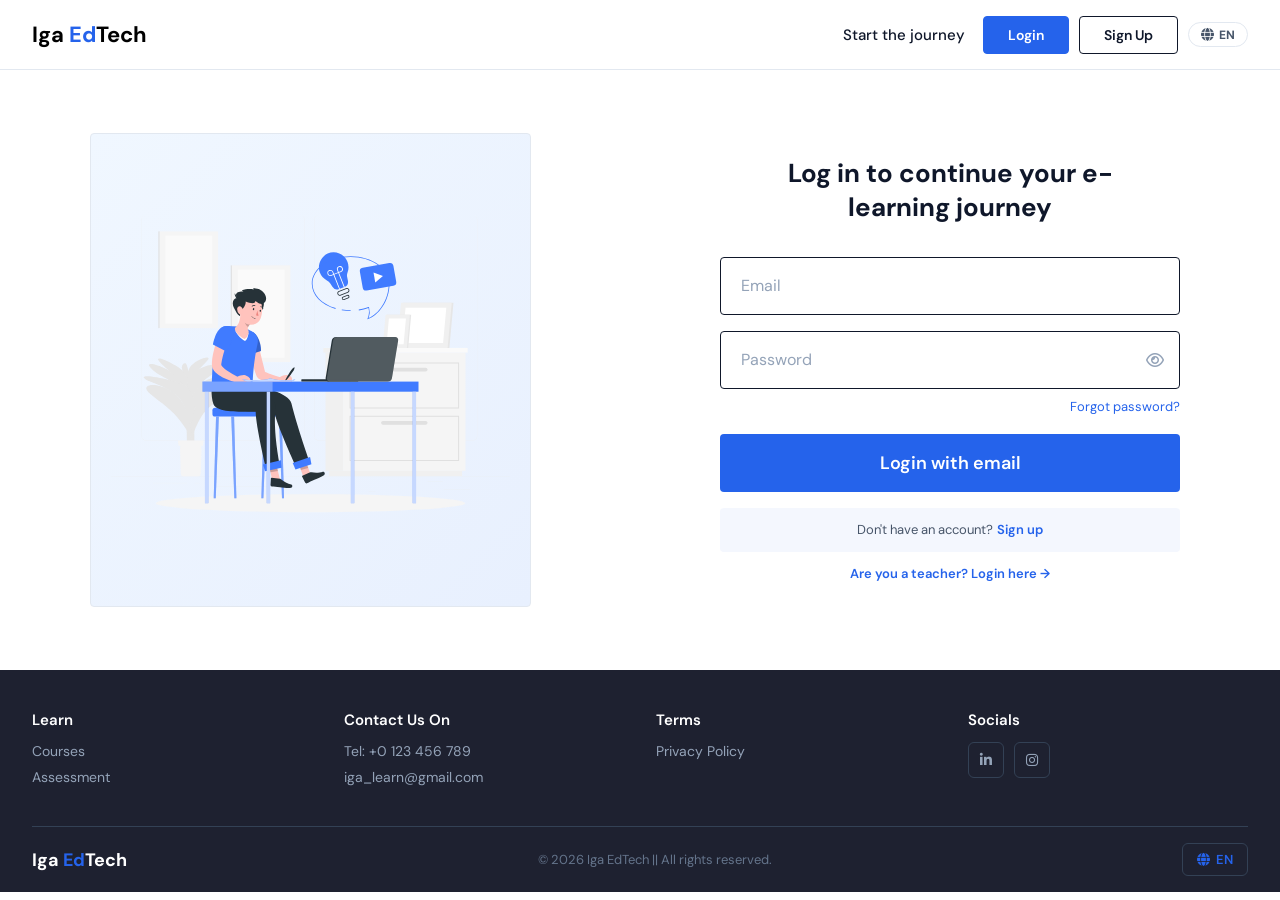
<file: iga_edtech_frontend/pages/teacher-dashboard.html>
<!DOCTYPE html>
<html lang="en">
<head>
  <meta charset="UTF-8"/>
  <meta name="viewport" content="width=device-width, initial-scale=1.0"/>
  <title>Teacher Dashboard — Iga EdTech</title>
  <link rel="stylesheet" href="../css/main.css"/>
  <link rel="stylesheet" href="https://cdnjs.cloudflare.com/ajax/libs/font-awesome/6.5.0/css/all.min.css"/>
  <style>
    .assessment-form { max-width:720px; }
    .assessment-meta-grid { display:grid;grid-template-columns:1fr 1fr;gap:16px;margin-bottom:16px; }
    .question-block { background:#fff;border:1px solid var(--border);border-radius:8px;padding:20px;margin-bottom:16px; }
    .question-block-header { display:flex;align-items:center;justify-content:space-between;margin-bottom:14px; }
    .question-num { font-size:13px;font-weight:700;color:var(--brand); }
    .btn-remove-q { width:28px;height:28px;border-radius:50%;border:1px solid #fca5a5;background:#fff;color:#dc2626;font-size:13px;cursor:pointer;display:flex;align-items:center;justify-content:center;transition:all .15s; }
    .btn-remove-q:hover { background:#fee2e2; }
    .q-select,.q-input { width:100%;height:42px;border:1.5px solid var(--border);border-radius:var(--radius);padding:0 14px;font-size:14px;color:var(--text-dark);background:#fff;margin-bottom:10px;font-family:var(--font-main); }
    .q-select:focus,.q-input:focus { border-color:var(--brand);outline:none;box-shadow:0 0 0 3px var(--brand-light); }
    .q-option-row { display:flex;align-items:center;gap:8px;margin-bottom:8px; }
    .q-option-row input[type=text] { flex:1;margin-bottom:0; }
    .btn-add-option { font-size:13px;color:var(--brand);cursor:pointer;background:none;border:none;padding:0;font-family:var(--font-main);font-weight:600; }
    .btn-add-option:hover { text-decoration:underline; }
    .btn-add-question { width:100%;height:44px;border:1.5px dashed var(--border);border-radius:var(--radius);background:#fff;color:var(--brand);font-size:14px;font-weight:600;cursor:pointer;font-family:var(--font-main);transition:all .15s;margin-bottom:20px; }
    .btn-add-question:hover { border-color:var(--brand);background:var(--brand-light); }
    .create-label { font-size:13px;color:var(--text-mid);margin-bottom:6px;display:block; }
    .points-input { width:80px;height:42px;border:1.5px solid var(--border);border-radius:var(--radius);padding:0 12px;font-size:14px;color:var(--text-dark);background:#fff;font-family:var(--font-main); }
    .tf-options { display:flex;gap:12px;margin-bottom:10px; }
    .tf-btn { flex:1;height:42px;border:1.5px solid var(--border);border-radius:var(--radius);background:#fff;font-size:14px;font-weight:600;cursor:pointer;font-family:var(--font-main);transition:all .15s;color:var(--text-mid); }
    .tf-btn.selected { border-color:var(--brand);background:var(--brand-light);color:var(--brand); }
    .correct-toggle { display:flex;align-items:center;gap:6px; }
    .correct-toggle input[type=checkbox] { width:16px;height:16px;accent-color:var(--brand);cursor:pointer; }
    .correct-toggle label { font-size:12px;color:var(--text-muted);cursor:pointer; }
    .perf-row-header { display:grid;grid-template-columns:2fr 2fr 1fr 1fr 1fr 80px;font-weight:600;font-size:13px;color:var(--text-muted);border-bottom:1px solid var(--border);padding-bottom:10px;margin-bottom:4px; }
    .perf-row-data { display:grid;grid-template-columns:2fr 2fr 1fr 1fr 1fr 80px;font-size:14px;color:var(--text-mid);padding:12px 0;border-bottom:1px solid var(--border);align-items:center; }
    .perf-row-data:last-child { border-bottom:none; }
    .badge { font-size:11px;padding:2px 8px;border-radius:10px;font-weight:600; }
    .badge-published { background:#dcfce7;color:#16a34a; }
    .badge-draft     { background:#fef9c3;color:#ca8a04; }
    .badge-pending   { background:#fef3c7;color:#d97706; }
    .card-actions { display:flex;gap:8px;margin-top:10px; }
    .btn-card-action { flex:1;height:32px;font-size:12px;font-weight:600;border-radius:var(--radius);cursor:pointer;font-family:var(--font-main);transition:all .15s;display:inline-flex;align-items:center;justify-content:center;gap:4px;padding:0 10px; }
    .btn-edit   { border:1.5px solid var(--brand);color:var(--brand);background:#fff; }
    .btn-edit:hover { background:var(--brand-light); }
    .btn-delete { border:1.5px solid #fca5a5;color:#dc2626;background:#fff; }
    .btn-delete:hover { background:#fee2e2; }
    .file-type-grid { display:grid;grid-template-columns:repeat(5,1fr);gap:8px;margin-bottom:12px; }
    .file-type-btn { height:52px;border:1.5px solid var(--border);border-radius:var(--radius);background:#fff;cursor:pointer;display:flex;flex-direction:column;align-items:center;justify-content:center;gap:4px;font-size:11px;color:var(--text-mid);font-family:var(--font-main);transition:all .15s; }
    .file-type-btn i { font-size:16px; }
    .file-type-btn.selected { border-color:var(--brand);background:var(--brand-light);color:var(--brand); }
    .modal-overlay { display:none;position:fixed;inset:0;background:rgba(0,0,0,0.45);z-index:1000;align-items:center;justify-content:center; }
    .modal-overlay.open { display:flex; }
    .modal-box { background:#fff;border-radius:12px;padding:32px;max-width:600px;width:90%;max-height:85vh;overflow-y:auto; }
    .modal-title { font-size:18px;font-weight:700;color:var(--text-dark);margin-bottom:20px; }
    .modal-actions { display:flex;gap:12px;margin-top:24px;justify-content:flex-end; }
    .module-block { border:1px solid var(--border);border-radius:8px;margin-bottom:12px;overflow:hidden; }
    .module-header { display:flex;align-items:center;justify-content:space-between;padding:12px 16px;background:#f8fafc;border-bottom:1px solid var(--border); }
    .module-title-text { font-size:14px;font-weight:600;color:var(--text-dark); }
    .lesson-row { display:flex;align-items:center;justify-content:space-between;padding:10px 16px;border-bottom:1px solid var(--border); }
    .lesson-row:last-child { border-bottom:none; }
    .lesson-info { display:flex;align-items:center;gap:10px; }
    .lesson-icon-sm { width:28px;height:28px;border-radius:6px;background:var(--brand-light);display:flex;align-items:center;justify-content:center;color:var(--brand);font-size:12px; }
    .lesson-name-sm { font-size:13px;color:var(--text-dark); }
    .lesson-type-sm { font-size:11px;color:var(--text-muted); }
    .btn-icon { width:28px;height:28px;border:none;background:none;cursor:pointer;color:var(--text-muted);border-radius:4px;display:flex;align-items:center;justify-content:center;transition:all .15s; }
    .btn-icon:hover { background:var(--brand-light);color:var(--brand); }
    .btn-icon.danger:hover { background:#fee2e2;color:#dc2626; }
    .assessment-grade-card { background:#fff;border:1px solid var(--border);border-radius:8px;padding:20px;margin-bottom:16px;cursor:pointer;transition:all .15s; }
    .assessment-grade-card:hover { border-color:var(--brand);box-shadow:0 2px 8px rgba(37,99,235,0.1); }
    .assessment-grade-title { font-size:16px;font-weight:600;color:var(--text-dark);margin-bottom:4px; }
    .assessment-grade-meta  { font-size:13px;color:var(--text-muted); }
    .submission-list-item { display:flex;align-items:center;justify-content:space-between;padding:14px 0;border-bottom:1px solid var(--border); }
    .submission-list-item:last-child { border-bottom:none; }
    .grade-card { background:#fff;border:1px solid var(--border);border-radius:8px;padding:20px;margin-bottom:16px; }
    .grade-question { font-size:14px;font-weight:600;color:var(--text-dark);margin-bottom:8px; }
    .grade-answer { background:#f8fafc;border-radius:6px;padding:12px;font-size:14px;color:var(--text-mid);margin-bottom:12px;line-height:1.6; }
    .grade-row { display:flex;align-items:center;gap:10px; }
    .grade-score-input { width:80px;height:38px;border:1.5px solid var(--border);border-radius:var(--radius);padding:0 12px;font-size:14px;font-family:var(--font-main); }
    .grade-comment-input { flex:1;height:38px;border:1.5px solid var(--border);border-radius:var(--radius);padding:0 12px;font-size:14px;font-family:var(--font-main); }
    .modal-upload-zone { border:1.5px dashed var(--border);border-radius:var(--radius);padding:20px;text-align:center;cursor:pointer;transition:all .15s;background:#fff;margin-bottom:10px; }
    .modal-upload-zone:hover { border-color:var(--brand);background:var(--brand-light); }
    .modal-upload-zone i { font-size:24px;color:var(--text-muted);display:block;margin-bottom:6px; }
    .modal-upload-zone span { font-size:13px;color:var(--text-muted); }
  </style>
</head>
<body>
<div class="dashboard-page">
  <aside class="sidebar">
    <div class="sidebar-logo">Iga <span>Ed</span>Tech</div>
    <nav class="sidebar-nav">
      <button class="nav-item active" data-key="courses"     onclick="switchSection('courses',this)"     data-i18n="td.nav.courses">Courses</button>
      <button class="nav-item"        data-key="performance" onclick="switchSection('performance',this)" data-i18n="td.nav.performance">Performance</button>
      <button class="nav-item"        data-key="assessments" onclick="switchSection('assessments',this)" data-i18n="td.nav.assessments">Assessments</button>
      <button class="nav-item"        data-key="grading"     onclick="switchSection('grading',this)">
        <span data-i18n="td.nav.grading">Grade Submissions</span>
        <span id="pendingBadge" class="hidden" style="margin-left:6px;background:#dc2626;color:#fff;border-radius:10px;padding:1px 6px;font-size:11px;"></span>
      </button>
    </nav>
    <!-- Language toggle in sidebar -->
    <div onclick="toggleLang()" style="margin:auto 16px 20px;padding:8px 12px;border-radius:8px;border:1px solid rgba(255,255,255,0.2);cursor:pointer;display:flex;align-items:center;gap:8px;color:rgba(255,255,255,0.75);font-size:13px;font-weight:600;">
      <i class="fa-solid fa-globe"></i>
      <span id="sidebarLangLabel">EN / RW</span>
    </div>
  </aside>

  <div class="main-wrap">
    <div class="main-topbar">
      <div>
        <div class="topbar-breadcrumb" id="topbarBreadcrumb"></div>
        <div class="topbar-heading"    id="topbarHeading" data-i18n="td.courses.title">My Courses</div>
      </div>
      <div class="topbar-right">
        <div class="topbar-user-info">
          <div class="topbar-user-name" id="topbarName">—</div>
          <div class="topbar-user-role" id="topbarRole">Teacher</div>
        </div>
        <div class="topbar-avatar" id="topbarAvatar" onclick="openProfileModal()" title="Edit profile" style="cursor:pointer;">—</div>
        <button class="topbar-logout" onclick="handleLogout()" title="Logout">
          <i class="fa-solid fa-right-from-bracket"></i>
        </button>
      </div>
    </div>

    <div class="page-content">

      <!-- ═══ COURSES ═══ -->
      <section id="section-courses" class="page-section">
        <div style="display:flex;align-items:center;justify-content:space-between;margin-bottom:20px;">
          <div style="font-size:20px;font-weight:600;color:var(--text-dark);" data-i18n="td.courses.title">All Courses</div>
          <button class="btn-enroll" onclick="openCreateCourse()" data-i18n="td.courses.create">+ Create Course</button>
        </div>
        <div id="coursesLoading" style="color:var(--text-muted);font-size:14px;" data-i18n="td.courses.loading">Loading courses…</div>
        <div class="courses-grid" id="coursesGrid"></div>
      </section>

      <!-- ═══ CREATE/EDIT COURSE ═══ -->
      <section id="section-create-course" class="page-section hidden">
        <div style="font-size:20px;font-weight:600;color:var(--text-dark);margin-bottom:24px;" id="courseFormTitle" data-i18n="td.form.course.title">Create Course</div>
        <input type="hidden" id="editCourseId"/>
        <div class="create-course-wrap">
          <div>
            <div class="create-section-title" data-i18n="td.form.course.details">Course Details</div>
            <div class="create-field">
              <div class="create-label" data-i18n="td.form.course.ctitle">Course Title:</div>
              <input class="create-input" id="courseTitle" data-i18n-placeholder="td.form.course.ctitle" placeholder="Course Title"/>
            </div>
            <div class="create-field">
              <div class="create-label" data-i18n="td.form.course.cdesc">Course Description:</div>
              <textarea class="create-textarea" id="courseDesc" data-i18n-placeholder="td.form.course.cdesc" placeholder="What will students learn?"></textarea>
            </div>
            <div id="modulesManager" class="hidden" style="margin-top:24px;">
              <div style="display:flex;align-items:center;justify-content:space-between;margin-bottom:12px;">
                <div class="create-section-title" style="margin-bottom:0;" data-i18n="td.modules.title">Modules &amp; Lessons</div>
                <button class="btn-enroll" style="height:32px;font-size:12px;padding:0 16px;" onclick="showAddModuleModal()" data-i18n="td.modules.add">+ Add Module</button>
              </div>
              <div id="modulesContainer"></div>
            </div>
            <div id="firstModuleSection">
              <div class="create-section-title" style="margin-top:24px;" data-i18n="td.form.module1">1. First Module</div>
              <div class="create-field">
                <div class="create-label" data-i18n="td.form.modname">Module Name:</div>
                <input class="create-input" id="moduleName" data-i18n-placeholder="td.form.modname" placeholder="Module Name"/>
              </div>
              <div class="create-field">
                <div class="create-label" data-i18n="td.form.moddesc">Module Description:</div>
                <textarea class="create-textarea" id="moduleDesc"></textarea>
              </div>
              <div class="create-section-title" style="margin-top:24px;" data-i18n="td.form.lesson1">2. First Lesson</div>
              <div class="create-field">
                <div class="create-label" data-i18n="td.form.lesname">Lesson Name:</div>
                <input class="create-input" id="lessonName" data-i18n-placeholder="td.form.lesname" placeholder="Lesson Name"/>
              </div>
              <div class="create-field">
                <div class="create-label" data-i18n="td.form.filetype">File Type:</div>
                <div class="file-type-grid" id="mainFileTypeGrid">
                  <button class="file-type-btn selected" data-type="video"    onclick="selectFileType(this,'main')"><i class="fa-solid fa-film"></i>Video</button>
                  <button class="file-type-btn"          data-type="pdf"      onclick="selectFileType(this,'main')"><i class="fa-solid fa-file-pdf"></i>PDF</button>
                  <button class="file-type-btn"          data-type="slides"   onclick="selectFileType(this,'main')"><i class="fa-solid fa-display"></i>Slides</button>
                  <button class="file-type-btn"          data-type="document" onclick="selectFileType(this,'main')"><i class="fa-solid fa-file-word"></i>Doc</button>
                  <button class="file-type-btn"          data-type="image"    onclick="selectFileType(this,'main')"><i class="fa-solid fa-image"></i>Image</button>
                </div>
                <input type="hidden" id="selectedFileType" value="video"/>
              </div>
              <div class="create-field">
                <div class="create-label" id="uploadLabel" data-i18n="td.form.upload">Upload File:</div>
                <div class="upload-zone" onclick="document.getElementById('fileInput').click()">
                  <div class="upload-zone-icon"><i class="fa-solid fa-cloud-arrow-up"></i></div>
                  <div id="uploadHint">Click or drag to upload</div>
                  <input type="file" id="fileInput" style="display:none" onchange="handleFileSelect(this,'fileName')"/>
                </div>
                <div id="fileName" style="font-size:12px;color:var(--brand);margin-top:6px;"></div>
                <div style="margin-top:8px;font-size:12px;color:var(--text-muted);" data-i18n="td.form.url">— or paste a URL —</div>
                <input class="create-input" id="lessonFileUrl" placeholder="https://..." style="margin-top:6px;"/>
              </div>
            </div>
          </div>
          <div>
            <div class="create-section-title" data-i18n="td.form.course.guide">Guidelines</div>
            <div class="create-field">
              <textarea class="create-textarea" id="guidelines" style="min-height:157px;"></textarea>
            </div>
            <div class="callout-box" style="margin-top:16px;">
              <p data-i18n="td.form.course.hint">You can add more modules and lessons after publishing.</p>
            </div>
            <div style="display:flex;align-items:center;gap:12px;margin-top:16px;">
              <input type="checkbox" id="publishNow" style="width:18px;height:18px;accent-color:var(--brand);cursor:pointer;"/>
              <label for="publishNow" style="font-size:14px;color:var(--text-mid);cursor:pointer;" data-i18n="td.form.course.publishnow">Publish immediately</label>
            </div>
            <button class="btn-publish" id="publishBtn" onclick="saveCourse()" style="margin-top:20px;" data-i18n="td.form.course.publish">Publish Course</button>
          </div>
        </div>
        <div style="margin-top:20px;">
          <a onclick="switchSection('courses')" style="font-size:14px;color:#888;cursor:pointer;" data-i18n="td.form.course.back">← Back to Courses</a>
        </div>
      </section>

      <!-- ═══ PERFORMANCE ═══ -->
      <section id="section-performance" class="page-section hidden">
        <div class="perf-header">
          <div>
            <div class="perf-title" data-i18n="td.perf.title">Student Performance</div>
            <div class="perf-subtitle" data-i18n="td.perf.sub">All enrolled students</div>
          </div>
          <button class="btn-enroll" id="exportBtn" onclick="exportReport()">
            <i class="fa-solid fa-file-pdf" style="margin-right:6px;"></i><span data-i18n="td.perf.export">Export Report</span>
          </button>
        </div>
        <div class="perf-row-header">
          <div data-i18n="td.perf.col.student">Student</div>
          <div data-i18n="td.perf.col.course">Course</div>
          <div data-i18n="td.perf.col.status">Status</div>
          <div data-i18n="td.perf.col.score">Score</div>
          <div data-i18n="td.perf.col.enrolled">Enrolled</div>
          <div data-i18n="td.perf.col.view">View</div>
        </div>
        <div id="studentsBody"><div style="color:var(--text-muted);font-size:14px;padding:16px 0;" data-i18n="td.perf.loading">Loading…</div></div>
      </section>

      <!-- ═══ ASSESSMENTS ═══ -->
      <section id="section-assessments" class="page-section hidden">
        <div style="display:flex;align-items:center;justify-content:space-between;margin-bottom:20px;">
          <div style="font-size:20px;font-weight:600;color:var(--text-dark);" data-i18n="td.assess.title">All Assessments</div>
          <button class="btn-enroll" onclick="openCreateAssessment()" data-i18n="td.assess.create">+ Create Assessment</button>
        </div>
        <div id="assessmentsLoading" style="color:var(--text-muted);font-size:14px;" data-i18n="td.assess.loading">Loading…</div>
        <div class="quiz-grid" id="quizGrid"></div>
      </section>

      <!-- ═══ CREATE/EDIT ASSESSMENT ═══ -->
      <section id="section-create-assessment" class="page-section hidden">
        <div style="font-size:20px;font-weight:600;color:var(--text-dark);margin-bottom:24px;" id="assessmentFormTitle" data-i18n="td.aform.title">Create Assessment</div>
        <input type="hidden" id="editAssessmentId"/>
        <div class="assessment-form">
          <div class="create-section-title" data-i18n="td.aform.details">Assessment Details</div>
          <div class="create-field">
            <label class="create-label" data-i18n="td.aform.atitle">Title:</label>
            <input class="create-input" id="aTitle" data-i18n-placeholder="td.aform.atitle" placeholder="Title"/>
          </div>
          <div class="create-field">
            <label class="create-label" data-i18n="td.aform.adesc">Description:</label>
            <textarea class="create-textarea" id="aDesc"></textarea>
          </div>
          <div class="create-field">
            <label class="create-label" data-i18n="td.aform.course">Link to Course:</label>
            <select class="q-select" id="aCourse"><option value="" data-i18n="td.aform.selcourse">— Select a course —</option></select>
          </div>
          <div class="assessment-meta-grid" style="margin-top:8px;">
            <div class="create-field" style="margin-bottom:0;">
              <label class="create-label" data-i18n="td.aform.timelimit">Time Limit (minutes):</label>
              <input class="create-input" id="aTimeLimit" type="number" min="1" data-i18n-placeholder="td.aform.nolimit" placeholder="Leave blank = no limit"/>
            </div>
            <div class="create-field" style="margin-bottom:0;">
              <label class="create-label" data-i18n="td.aform.maxatt">Max Attempts:</label>
              <input class="create-input" id="aMaxAttempts" type="number" min="1" max="10" value="1"/>
            </div>
          </div>
          <div class="create-section-title" style="margin-top:28px;" data-i18n="td.aform.questions">Questions</div>
          <div id="questionsContainer"></div>
          <button class="btn-add-question" onclick="addQuestion()">
            <i class="fa-solid fa-plus" style="margin-right:6px;"></i><span data-i18n="td.aform.addq">+ Add Question</span>
          </button>
          <div style="display:flex;align-items:center;gap:12px;margin-bottom:20px;">
            <input type="checkbox" id="aPublish" style="width:18px;height:18px;accent-color:var(--brand);cursor:pointer;"/>
            <label for="aPublish" style="font-size:14px;color:var(--text-mid);cursor:pointer;" data-i18n="td.aform.publish">Publish immediately</label>
          </div>
          <button class="btn-publish" id="saveAssessmentBtn" onclick="saveAssessment()" data-i18n="td.aform.save">Save Assessment</button>
        </div>
        <div style="margin-top:20px;">
          <a onclick="switchSection('assessments')" style="font-size:14px;color:#888;cursor:pointer;" data-i18n="td.aform.back">← Back to Assessments</a>
        </div>
      </section>

      <!-- ═══ GRADING — Step 1 ═══ -->
      <section id="section-grading" class="page-section hidden">
        <div style="font-size:20px;font-weight:600;color:var(--text-dark);margin-bottom:20px;" data-i18n="td.grade.title">Grade Submissions</div>
        <div id="gradingAssessmentList">
          <div style="color:var(--text-muted);font-size:14px;" data-i18n="td.grade.loading">Loading pending assessments…</div>
        </div>
      </section>

      <!-- ═══ GRADING — Step 2 ═══ -->
      <section id="section-grading-submissions" class="page-section hidden">
        <div style="font-size:20px;font-weight:600;color:var(--text-dark);margin-bottom:4px;" id="gradingAssessmentTitle"></div>
        <div style="font-size:13px;color:var(--text-muted);margin-bottom:20px;" id="gradingAssessmentMeta"></div>
        <div id="submissionsList"></div>
        <div style="margin-top:20px;">
          <a onclick="switchSection('grading')" style="font-size:14px;color:#888;cursor:pointer;" data-i18n="td.grade2.back">← Back to Assessments</a>
        </div>
      </section>

      <!-- ═══ GRADING — Step 3 ═══ -->
      <section id="section-grading-single" class="page-section hidden">
        <div style="font-size:20px;font-weight:600;color:var(--text-dark);margin-bottom:4px;" id="gradingSingleTitle"></div>
        <div style="font-size:13px;color:var(--text-muted);margin-bottom:20px;" id="gradingSingleMeta"></div>
        <div id="gradingSingleBody"></div>
        <button class="btn-publish" id="submitGradeBtn" onclick="submitCurrentGrade()" style="max-width:300px;margin-top:8px;" data-i18n="td.grade3.submit">Submit Grade</button>
        <div style="margin-top:16px;">
          <a id="backToSubmissionsLink" style="font-size:14px;color:#888;cursor:pointer;" data-i18n="td.grade3.back">← Back to Submissions</a>
        </div>
      </section>

    </div>
  </div>
</div>

<!-- Edit Lesson Modal -->
<div class="modal-overlay" id="editLessonModal">
  <div class="modal-box">
    <div class="modal-title" data-i18n="td.modal.edittitle">Edit Lesson</div>
    <input type="hidden" id="editLessonId"/>
    <div class="create-field">
      <label class="create-label" data-i18n="td.modal.editlesnm">Lesson Name:</label>
      <input class="create-input" id="editLessonName"/>
    </div>
    <div class="create-field">
      <label class="create-label" data-i18n="td.modal.filetype">File Type:</label>
      <div class="file-type-grid" id="editModalFileTypeGrid">
        <button class="file-type-btn selected" data-type="video"    onclick="selectEditFileType(this)"><i class="fa-solid fa-film"></i>Video</button>
        <button class="file-type-btn"          data-type="pdf"      onclick="selectEditFileType(this)"><i class="fa-solid fa-file-pdf"></i>PDF</button>
        <button class="file-type-btn"          data-type="slides"   onclick="selectEditFileType(this)"><i class="fa-solid fa-display"></i>Slides</button>
        <button class="file-type-btn"          data-type="document" onclick="selectEditFileType(this)"><i class="fa-solid fa-file-word"></i>Doc</button>
        <button class="file-type-btn"          data-type="image"    onclick="selectEditFileType(this)"><i class="fa-solid fa-image"></i>Image</button>
      </div>
      <input type="hidden" id="editLessonFileType" value="video"/>
    </div>
    <div class="create-field">
      <label class="create-label" data-i18n="td.modal.replace">Replace File (optional):</label>
      <div class="modal-upload-zone" onclick="document.getElementById('editLessonFileInput').click()">
        <i class="fa-solid fa-cloud-arrow-up"></i>
        <span>Click to upload new file</span>
        <input type="file" id="editLessonFileInput" style="display:none" onchange="document.getElementById('editLessonFileName').textContent='✓ '+this.files[0].name"/>
      </div>
      <div id="editLessonFileName" style="font-size:12px;color:var(--brand);margin-bottom:8px;"></div>
      <div style="font-size:12px;color:var(--text-muted);margin-bottom:6px;" data-i18n="td.modal.urlhint">— or update URL instead —</div>
      <input class="create-input" id="editLessonFileUrl" placeholder="https://..."/>
    </div>
    <div class="modal-actions">
      <button class="btn-enroll" style="background:#fff;color:var(--text-dark);border:1.5px solid var(--border);" onclick="closeModal('editLessonModal')" data-i18n="td.modal.cancel">Cancel</button>
      <button class="btn-enroll" onclick="submitEditLesson()" data-i18n="td.modal.save">Save Changes</button>
    </div>
  </div>
</div>

<!-- Lesson Preview Modal -->
<div class="modal-overlay" id="lessonPreviewModal">
  <div class="modal-box" style="max-width:780px;">
    <div style="display:flex;align-items:center;justify-content:space-between;margin-bottom:4px;">
      <div class="modal-title" id="lessonPreviewTitle" style="margin-bottom:0;"></div>
      <button class="btn-icon" onclick="closeModal('lessonPreviewModal')" style="font-size:18px;"><i class="fa-solid fa-xmark"></i></button>
    </div>
    <div style="font-size:13px;color:var(--text-muted);margin-bottom:16px;" id="lessonPreviewType"></div>
    <div id="lessonPreviewContent"></div>
  </div>
</div>

<!-- Add Module Modal -->
<div class="modal-overlay" id="addModuleModal">
  <div class="modal-box">
    <div class="modal-title" data-i18n="td.modal.modtitle">Add Module</div>
    <div class="create-field">
      <label class="create-label" data-i18n="td.modal.modname">Module Name:</label>
      <input class="create-input" id="newModuleName" data-i18n-placeholder="td.modal.modname" placeholder="Module Name"/>
    </div>
    <div class="create-field">
      <label class="create-label" data-i18n="td.modal.moddesc">Description (optional):</label>
      <textarea class="create-textarea" id="newModuleDesc"></textarea>
    </div>
    <div class="modal-actions">
      <button class="btn-enroll" style="background:#fff;color:var(--text-dark);border:1.5px solid var(--border);" onclick="closeModal('addModuleModal')" data-i18n="td.modal.cancel">Cancel</button>
      <button class="btn-enroll" onclick="submitAddModule()" data-i18n="td.modal.addmod">Add Module</button>
    </div>
  </div>
</div>

<!-- Add Lesson Modal -->
<div class="modal-overlay" id="addLessonModal">
  <div class="modal-box">
    <div class="modal-title" data-i18n="td.modal.lestitle">Add Lesson</div>
    <input type="hidden" id="addLessonModuleId"/>
    <div class="create-field">
      <label class="create-label" data-i18n="td.modal.lesname">Lesson Name:</label>
      <input class="create-input" id="newLessonName" data-i18n-placeholder="td.modal.lesname" placeholder="Lesson Name"/>
    </div>
    <div class="create-field">
      <label class="create-label" data-i18n="td.modal.filetype">File Type:</label>
      <div class="file-type-grid" id="modalFileTypeGrid">
        <button class="file-type-btn selected" data-type="video"    onclick="selectFileType(this,'modal')"><i class="fa-solid fa-film"></i>Video</button>
        <button class="file-type-btn"          data-type="pdf"      onclick="selectFileType(this,'modal')"><i class="fa-solid fa-file-pdf"></i>PDF</button>
        <button class="file-type-btn"          data-type="slides"   onclick="selectFileType(this,'modal')"><i class="fa-solid fa-display"></i>Slides</button>
        <button class="file-type-btn"          data-type="document" onclick="selectFileType(this,'modal')"><i class="fa-solid fa-file-word"></i>Doc</button>
        <button class="file-type-btn"          data-type="image"    onclick="selectFileType(this,'modal')"><i class="fa-solid fa-image"></i>Image</button>
      </div>
      <input type="hidden" id="newLessonFileType" value="video"/>
    </div>
    <div class="create-field">
      <label class="create-label" data-i18n="td.modal.upload">Upload File:</label>
      <div class="modal-upload-zone" onclick="document.getElementById('modalFileInput').click()">
        <i class="fa-solid fa-cloud-arrow-up"></i>
        <span id="modalUploadHint">Click or drag to upload</span>
        <input type="file" id="modalFileInput" style="display:none" onchange="handleFileSelect(this,'modalFileName')"/>
      </div>
      <div id="modalFileName" style="font-size:12px;color:var(--brand);margin-bottom:8px;"></div>
      <div style="font-size:12px;color:var(--text-muted);margin-bottom:6px;" data-i18n="td.modal.url">— or paste a URL instead —</div>
      <input class="create-input" id="newLessonFileUrl" placeholder="https://..."/>
    </div>
    <div class="modal-actions">
      <button class="btn-enroll" style="background:#fff;color:var(--text-dark);border:1.5px solid var(--border);" onclick="closeModal('addLessonModal')" data-i18n="td.modal.cancel">Cancel</button>
      <button class="btn-enroll" onclick="submitAddLesson()" data-i18n="td.modal.addlesson">Add Lesson</button>
    </div>
  </div>
</div>

<!-- Delete Modal -->
<div class="modal-overlay" id="deleteModal">
  <div class="modal-box">
    <div class="modal-title" id="deleteModalTitle"></div>
    <p style="font-size:14px;color:var(--text-mid);" id="deleteModalMsg"></p>
    <div class="modal-actions">
      <button class="btn-enroll" style="background:#fff;color:var(--text-dark);border:1.5px solid var(--border);" onclick="closeModal('deleteModal')" data-i18n="td.modal.cancel2">Cancel</button>
      <button class="btn-enroll" style="background:#dc2626;" id="confirmDeleteBtn" data-i18n="td.courses.delete">Delete</button>
    </div>
  </div>
</div>

<!-- Submission Review Modal -->
<div class="modal-overlay" id="submissionReviewModal">
  <div class="modal-box" style="max-width:720px;">
    <div class="modal-title" id="reviewModalTitle"></div>
    <div id="reviewModalMeta" style="font-size:13px;color:var(--text-muted);margin-bottom:20px;"></div>
    <div id="reviewModalBody"></div>
    <div class="modal-actions">
      <button class="btn-enroll" onclick="closeModal('submissionReviewModal')" data-i18n="td.modal.review.close">Close</button>
    </div>
  </div>
</div>

<!-- Profile Update Modal (REQ-6) -->
<div class="modal-overlay" id="profileModal">
  <div class="modal-box" style="max-width:480px;">
    <div class="modal-title">Edit Profile</div>
    <div class="create-field">
      <label class="create-label">Full Name:</label>
      <input class="create-input" id="profileName" placeholder="Full Names"/>
    </div>
    <div class="create-field">
      <label class="create-label">Department (optional):</label>
      <input class="create-input" id="profileDept" placeholder="e.g. Mathematics"/>
    </div>
    <div class="create-section-title" style="margin-top:16px;">Change Password (optional)</div>
    <div class="create-field">
      <label class="create-label">Current Password:</label>
      <input class="create-input" type="password" id="profileCurrentPass" placeholder="Current password"/>
    </div>
    <div class="create-field">
      <label class="create-label">New Password:</label>
      <input class="create-input" type="password" id="profileNewPass" placeholder="New password"/>
    </div>
    <div class="modal-actions">
      <button class="btn-enroll" style="background:#fff;color:var(--text-dark);border:1.5px solid var(--border);" onclick="closeModal('profileModal')">Cancel</button>
      <button class="btn-enroll" onclick="saveProfile()">Save Profile</button>
    </div>
  </div>
</div>

<script src="../js/i18n.js"></script>
<script src="../js/api.js"></script>
<script src="../js/components.js"></script>
<script>
  if (!requireAuth('teacher')) {}

  const FILE_ICONS  = { video:'fa-film', pdf:'fa-file-pdf', slides:'fa-display', document:'fa-file-word', image:'fa-image' };
  const FILE_LABELS = { video:'Video', pdf:'PDF', slides:'Slides', document:'Document', image:'Image' };
  const FILE_ACCEPT = { video:'video/*', pdf:'.pdf', slides:'.ppt,.pptx,.odp', document:'.doc,.docx,.odt', image:'image/*' };

  let teacherCourses     = [];
  let questionCount      = 0;
  let currentGradingData = null;
  let pendingByAssessment = {};

  // ── Init ──────────────────────────────────────────────────────
  (function init() {
    const user = Auth.getUser();
    if (!user) return;
    const initials = user.full_name.split(' ').map(w=>w[0]).join('').toUpperCase().slice(0,2);
    document.getElementById('topbarAvatar').textContent = initials;
    document.getElementById('topbarName').textContent   = user.full_name;
    document.getElementById('topbarRole').textContent   = t(`role.${user.role}`) || user.role;
    // Update role label when language switches
    document.addEventListener('iga-lang-changed', () => {
      document.getElementById('topbarRole').textContent = t(`role.${user.role}`) || user.role;
      document.querySelector('.topbar-logout')?.setAttribute('title', t('topbar.logout'));
    });
    document.querySelector('.topbar-logout')?.setAttribute('title', t('topbar.logout'));
    updateSidebarLang();
    document.addEventListener('iga-lang-changed', () => { updateSidebarLang(); applyLang(); renderDynamic(); });
    loadCourses(); loadStudents(); loadAssessments(); loadPendingGrades();
  })();

  function updateSidebarLang() {
    const el = document.getElementById('sidebarLangLabel');
    if (el) el.textContent = t('sidebar.switchlang');
  }

  // Re-render any dynamic content that uses t()
  function renderDynamic() {
    renderCourses();
    loadStudents();
    loadAssessments();
    loadPendingGrades();
  }

  // ── Section switching ─────────────────────────────────────────
  const SECTION_TITLES = {
    'courses':             ['', 'td.courses.title'],
    'create-course':       ['td.nav.courses', 'td.form.course.title'],
    'performance':         ['', 'td.perf.title'],
    'assessments':         ['', 'td.assess.title'],
    'create-assessment':   ['td.nav.assessments', 'td.aform.title'],
    'grading':             ['', 'td.grade.title'],
    'grading-submissions': ['td.grade.title', ''],
    'grading-single':      ['td.grade.title', ''],
  };
  function switchSection(key, btn) {
    document.querySelectorAll('.page-section').forEach(s => s.classList.add('hidden'));
    document.getElementById(`section-${key}`).classList.remove('hidden');
    document.querySelectorAll('.nav-item').forEach(b => b.classList.remove('active'));
    const nb = document.querySelector(`[data-key="${key.split('-')[0]}"]`);
    if (btn) btn.classList.add('active'); else if (nb) nb.classList.add('active');
    const [bc, h] = SECTION_TITLES[key] || ['',''];
    document.getElementById('topbarBreadcrumb').textContent = bc ? t(bc) : '';
    if (h) document.getElementById('topbarHeading').textContent = t(h);
    if (key === 'create-assessment') populateCourseDropdown();
  }

  // ── File type ─────────────────────────────────────────────────
  function selectFileType(btn, ctx) {
    const gridId = ctx==='modal' ? 'modalFileTypeGrid' : 'mainFileTypeGrid';
    document.querySelectorAll(`#${gridId} .file-type-btn`).forEach(b => b.classList.remove('selected'));
    btn.classList.add('selected');
    const type = btn.dataset.type;
    if (ctx==='modal') {
      document.getElementById('newLessonFileType').value = type;
      document.getElementById('modalFileInput').accept   = FILE_ACCEPT[type];
    } else {
      document.getElementById('selectedFileType').value = type;
      document.getElementById('fileInput').accept       = FILE_ACCEPT[type];
    }
  }
  function selectEditFileType(btn) {
    document.querySelectorAll('#editModalFileTypeGrid .file-type-btn').forEach(b => b.classList.remove('selected'));
    btn.classList.add('selected');
    document.getElementById('editLessonFileType').value = btn.dataset.type;
    document.getElementById('editLessonFileInput').accept = FILE_ACCEPT[btn.dataset.type]||'*';
  }
  function handleFileSelect(input, displayId) {
    if (input.files[0]) document.getElementById(displayId).textContent = `✓ ${input.files[0].name}`;
  }

  // ── Courses ───────────────────────────────────────────────────
  async function loadCourses() {
    const res = await CourseAPI.list();
    document.getElementById('coursesLoading').style.display = 'none';
    if (!res.ok) { showToast(t('err.load.course'), 'error'); return; }
    teacherCourses = res.data.data || [];
    renderCourses();
  }

  function renderCourses() {
    const grid = document.getElementById('coursesGrid');
    if (!teacherCourses.length) {
      grid.innerHTML = `<div style="color:var(--text-muted);font-size:14px;">${t('td.courses.empty')}</div>`;
      return;
    }
    grid.innerHTML = teacherCourses.map((c,i) => `
      <div class="course-card">
        <div class="course-thumb"><i class="fa-regular fa-newspaper"></i></div>
        <div class="course-body">
          <div class="course-num">${String(i+1).padStart(2,'0')}</div>
          <div class="course-name">${c.title}</div>
          <div class="course-modules">${String(c.module_count).padStart(2,'0')} ${t('td.courses.modules')}</div>
          <div style="margin-top:6px;">
            <span class="badge ${c.is_published?'badge-published':'badge-draft'}">
              ${c.is_published ? t('td.courses.published') : t('td.courses.draft')}
            </span>
          </div>
          <div class="card-actions">
            <button class="btn-card-action btn-edit" onclick="editCourse(${c.id})">
              <i class="fa-solid fa-pen"></i> ${t('td.courses.edit')}
            </button>
            <button class="btn-card-action btn-delete" onclick="confirmDeleteItem('course',${c.id})">
              <i class="fa-solid fa-trash"></i> ${t('td.courses.delete')}
            </button>
          </div>
        </div>
      </div>`).join('');
  }

  function openCreateCourse() {
    document.getElementById('editCourseId').value = '';
    document.getElementById('courseFormTitle').textContent = t('td.form.course.title');
    document.getElementById('publishBtn').textContent = t('td.form.course.publish');
    document.getElementById('firstModuleSection').style.display = '';
    document.getElementById('modulesManager').classList.add('hidden');
    ['courseTitle','courseDesc','guidelines','moduleName','moduleDesc','lessonName','lessonFileUrl']
      .forEach(id => { const el=document.getElementById(id); if(el) el.value=''; });
    document.getElementById('publishNow').checked = false;
    document.getElementById('fileName').textContent = '';
    switchSection('create-course');
  }

  async function editCourse(id) {
    const res = await CourseAPI.get(id);
    if (!res.ok) { showToast(t('err.load.course'), 'error'); return; }
    const c = res.data.data;
    document.getElementById('editCourseId').value = id;
    document.getElementById('courseFormTitle').textContent = t('td.form.course.edit');
    document.getElementById('publishBtn').textContent = t('td.form.course.save');
    document.getElementById('courseTitle').value  = c.title       || '';
    document.getElementById('courseDesc').value   = c.description || '';
    document.getElementById('guidelines').value   = c.guidelines  || '';
    document.getElementById('publishNow').checked = c.is_published || false;
    document.getElementById('firstModuleSection').style.display = 'none';
    document.getElementById('modulesManager').classList.remove('hidden');
    renderModulesManager(c.modules||[], id);
    switchSection('create-course');
  }

  function renderModulesManager(modules, courseId) {
    _storeLessons(modules);
    const container = document.getElementById('modulesContainer');
    if (!modules.length) {
      container.innerHTML = `<div style="color:var(--text-muted);font-size:14px;">${t('td.modules.empty')}</div>`;
      return;
    }
    container.innerHTML = modules.map(m => `
      <div class="module-block">
        <div class="module-header">
          <span class="module-title-text"><i class="fa-solid fa-book-open" style="color:var(--brand);margin-right:8px;"></i>${m.title}</span>
          <div style="display:flex;gap:6px;">
            <button class="btn-icon" onclick="showAddLessonModal(${m.id})" title="${t('td.modules.add')}"><i class="fa-solid fa-plus"></i></button>
            <button class="btn-icon danger" onclick="confirmDeleteItem('module',${m.id})"><i class="fa-solid fa-trash"></i></button>
          </div>
        </div>
        ${(m.lessons||[]).map(l => `
          <div class="lesson-row">
            <div class="lesson-info">
              <div class="lesson-icon-sm"><i class="fa-solid ${FILE_ICONS[l.file_type]||'fa-file'}"></i></div>
              <div>
                <div class="lesson-name-sm">${l.title}</div>
                <div class="lesson-type-sm">
                  ${FILE_LABELS[l.file_type]||'File'}
                  ${l.file_url
                    ? `<span style="color:#16a34a;margin-left:4px;"><i class="fa-solid fa-circle-check" style="font-size:10px;"></i> ${t('td.modules.uploaded')}</span>`
                    : `<span style="color:#dc2626;margin-left:4px;"><i class="fa-solid fa-circle-xmark" style="font-size:10px;"></i> ${t('td.modules.nofile')}</span>`}
                </div>
              </div>
            </div>
            <div style="display:flex;gap:6px;">
              ${l.file_url ? `<button class="btn-icon" onclick="viewLessonPreview(window._lessonMap[${l.id}])" title="Preview"><i class="fa-solid fa-eye"></i></button>` : ''}
              <button class="btn-icon" onclick="showEditLessonModal(window._lessonMap[${l.id}])" title="${t('td.courses.edit')}"><i class="fa-solid fa-pen"></i></button>
              <button class="btn-icon danger" onclick="confirmDeleteItem('lesson',${l.id})"><i class="fa-solid fa-trash"></i></button>
            </div>
          </div>`).join('')}
        ${!(m.lessons||[]).length ? `<div style="padding:10px 16px;font-size:13px;color:var(--text-muted);">${t('td.modules.noles')}</div>` : ''}
      </div>`).join('');
  }

  async function saveCourse() {
    const title  = document.getElementById('courseTitle').value.trim();
    const editId = document.getElementById('editCourseId').value;
    const isEdit = !!editId;
    if (!title) { showToast(t('err.course.title'), 'error'); return; }
    if (!isEdit) {
      if (!document.getElementById('moduleName').value.trim()) { showToast(t('err.module.name'), 'error'); return; }
      if (!document.getElementById('lessonName').value.trim()) { showToast(t('err.lesson.name'), 'error'); return; }
    }
    const btn = document.getElementById('publishBtn');
    setLoading(btn, true);
    const payload = {
      title, description: document.getElementById('courseDesc').value.trim(),
      guidelines: document.getElementById('guidelines').value.trim(),
      is_published: document.getElementById('publishNow').checked,
    };
    if (!isEdit) {
      payload.module_title       = document.getElementById('moduleName').value.trim();
      payload.module_description = document.getElementById('moduleDesc').value.trim();
      payload.lesson_title       = document.getElementById('lessonName').value.trim();
      payload.file_type          = document.getElementById('selectedFileType').value;
      payload.file_url           = document.getElementById('lessonFileUrl').value.trim() || null;
    }
    const res = isEdit ? await CourseAPI.update(editId, payload) : await CourseAPI.create(payload);
    setLoading(btn, false);
    if (res.ok) {
      showToast(isEdit ? t('toast.course.updated') : t('toast.course.saved'), 'success');
      await loadCourses();
      setTimeout(() => switchSection('courses'), 800);
    } else {
      showToast(res.data.message || t('err.course.title'), 'error');
    }
  }

  // ── Module/Lesson modals ──────────────────────────────────────
  function showAddModuleModal() {
    document.getElementById('newModuleName').value = '';
    document.getElementById('newModuleDesc').value = '';
    document.getElementById('addModuleModal').classList.add('open');
  }

  async function submitAddModule() {
    const courseId = document.getElementById('editCourseId').value;
    const title    = document.getElementById('newModuleName').value.trim();
    if (!title) { showToast(t('err.module.name'), 'error'); return; }
    const res = await CourseAPI.addModule(courseId, { title, description: document.getElementById('newModuleDesc').value.trim() });
    closeModal('addModuleModal');
    if (res.ok) {
      showToast(t('toast.module.added'), 'success');
      const cr = await CourseAPI.get(courseId);
      if (cr.ok) renderModulesManager(cr.data.data.modules||[], courseId);
    } else { showToast(res.data.message || t('err.module.name'), 'error'); }
  }

  function showAddLessonModal(moduleId) {
    document.getElementById('addLessonModuleId').value = moduleId;
    document.getElementById('newLessonName').value     = '';
    document.getElementById('newLessonFileUrl').value  = '';
    document.getElementById('newLessonFileType').value = 'video';
    document.getElementById('modalFileName').textContent = '';
    document.querySelectorAll('#modalFileTypeGrid .file-type-btn').forEach((b,i) => b.classList.toggle('selected', i===0));
    document.getElementById('addLessonModal').classList.add('open');
  }

  async function submitAddLesson() {
    const moduleId = document.getElementById('addLessonModuleId').value;
    const title    = document.getElementById('newLessonName').value.trim();
    if (!title) { showToast(t('err.lesson.name'), 'error'); return; }
    const file    = document.getElementById('modalFileInput').files[0] || null;
    const fileUrl = document.getElementById('newLessonFileUrl').value.trim() || null;
    if (!file && !fileUrl) { showToast(t('err.lesson.file'), 'error'); return; }
    const res = await CourseAPI.addLesson(moduleId, { title, file_type: document.getElementById('newLessonFileType').value, file_url: fileUrl }, file);
    closeModal('addLessonModal');
    if (res.ok) {
      showToast(t('toast.lesson.added'), 'success');
      const courseId = document.getElementById('editCourseId').value;
      const cr = await CourseAPI.get(courseId);
      if (cr.ok) renderModulesManager(cr.data.data.modules||[], courseId);
    } else { showToast(res.data.message || t('err.lesson.name'), 'error'); }
  }

  let editingLesson = null;
  function showEditLessonModal(lesson) {
    editingLesson = lesson;
    document.getElementById('editLessonId').value      = lesson.id;
    document.getElementById('editLessonName').value    = lesson.title || '';
    document.getElementById('editLessonFileUrl').value = lesson.file_url && !lesson.file_url.startsWith('/courses/uploads') ? lesson.file_url : '';
    document.getElementById('editLessonFileName').textContent = lesson.file_url ? `✓ ${t('td.modules.uploaded')}` : '';
    document.getElementById('editLessonFileType').value = lesson.file_type || 'video';
    const ft = lesson.file_type || 'video';
    document.querySelectorAll('#editModalFileTypeGrid .file-type-btn').forEach(b => b.classList.toggle('selected', b.dataset.type===ft));
    document.getElementById('editLessonModal').classList.add('open');
  }

  async function submitEditLesson() {
    const lessonId = document.getElementById('editLessonId').value;
    const title    = document.getElementById('editLessonName').value.trim();
    if (!title) { showToast(t('err.lesson.name'), 'error'); return; }
    const file    = document.getElementById('editLessonFileInput').files[0] || null;
    const fileUrl = document.getElementById('editLessonFileUrl').value.trim() || null;
    const fileType = document.getElementById('editLessonFileType').value;
    const res = await CourseAPI.updateLesson(lessonId, { title, file_type: fileType, file_url: fileUrl }, file);
    closeModal('editLessonModal');
    if (res.ok) {
      showToast(t('toast.lesson.updated'), 'success');
      const courseId = document.getElementById('editCourseId').value;
      const cr = await CourseAPI.get(courseId);
      if (cr.ok) renderModulesManager(cr.data.data.modules||[], courseId);
    } else { showToast(res.data.message || t('err.lesson.name'), 'error'); }
  }

  function resolveFileUrl(url) {
    if (!url) return null;
    if (url.startsWith('/courses/uploads')) return `https://iga-edtech-backend.onrender.com${url}`;
    return url;
  }

  // Store lessons by ID to avoid JSON.stringify issues in onclick
  window._lessonMap = {};

  function _storeLessons(modules) {
    (modules||[]).forEach(m => (m.lessons||[]).forEach(l => { window._lessonMap[l.id] = l; }));
  }

  function viewLessonPreview(lesson) {
    document.getElementById('lessonPreviewTitle').textContent = lesson.title;
    document.getElementById('lessonPreviewType').textContent  = FILE_LABELS[lesson.file_type]||'File';
    const fileUrl = resolveFileUrl(lesson.file_url);
    const content = document.getElementById('lessonPreviewContent');
    if (!fileUrl) {
      content.innerHTML = `<div style="color:var(--text-muted);font-size:14px;padding:32px;text-align:center;border:1px dashed var(--border);border-radius:8px;">${t('sd.lessons.nofile')}</div>`;
    } else if (lesson.file_type==='video') {
      content.innerHTML = `<video controls style="width:100%;max-width:720px;border-radius:8px;"><source src="${fileUrl}" type="video/mp4"/><source src="${fileUrl}"/></video>`;
    } else if (lesson.file_type==='image') {
      content.innerHTML = `<img src="${fileUrl}" style="max-width:100%;border-radius:8px;" alt="${lesson.title}"/>`;
    } else if (lesson.file_type==='pdf') {
      content.innerHTML = `<object data="${fileUrl}" type="application/pdf" style="width:100%;height:500px;border-radius:8px;border:1px solid var(--border);"><div style="padding:24px;text-align:center;"><a href="${fileUrl}" target="_blank" class="btn-enroll" style="width:auto;padding:0 20px;display:inline-flex;text-decoration:none;"><i class="fa-solid fa-arrow-up-right-from-square" style="margin-right:8px;"></i>${t('sd.lessons.openpdf')}</a></div></object>`;
    } else {
      content.innerHTML = `<div style="padding:24px;text-align:center;"><i class="fa-solid ${FILE_ICONS[lesson.file_type]||'fa-file'}" style="font-size:48px;color:var(--brand);margin-bottom:12px;display:block;"></i><div style="font-size:15px;font-weight:600;color:var(--text-dark);margin-bottom:12px;">${lesson.title}</div><a href="${fileUrl}" target="_blank" class="btn-enroll" style="width:auto;padding:0 20px;display:inline-flex;text-decoration:none;"><i class="fa-solid fa-download" style="margin-right:8px;"></i>${t('sd.lessons.open')}</a></div>`;
    }
    document.getElementById('lessonPreviewModal').classList.add('open');
  }

  // ── Delete ────────────────────────────────────────────────────
  function confirmDeleteItem(type, id) {
    const titleMap = { course: t('td.courses.delete')+' '+t('td.nav.courses'), module: t('td.courses.delete')+' Module', lesson: t('td.courses.delete')+' Lesson' };
    document.getElementById('deleteModalTitle').textContent = titleMap[type] || 'Delete';
    document.getElementById('deleteModalMsg').textContent   = type==='course' ? 'This will delete the course and all its content.' : type==='module' ? 'This will delete the module and all its lessons.' : 'Delete this lesson?';
    document.getElementById('deleteModal').classList.add('open');
    document.getElementById('confirmDeleteBtn').onclick = async () => {
      let res;
      if (type==='course') res = await CourseAPI.delete(id);
      if (type==='module') res = await CourseAPI.deleteModule(id);
      if (type==='lesson') res = await CourseAPI.deleteLesson(id);
      closeModal('deleteModal');
      if (res.ok) {
        showToast(t('toast.delete.done'), 'success');
        if (type==='course') { await loadCourses(); switchSection('courses'); }
        else {
          const courseId = document.getElementById('editCourseId').value;
          const cr = await CourseAPI.get(courseId);
          if (cr.ok) renderModulesManager(cr.data.data.modules||[], courseId);
          await loadCourses();
        }
      } else { showToast(t('toast.delete.fail'), 'error'); }
    };
  }

  function closeModal(id) { document.getElementById(id).classList.remove('open'); }

  // ── Profile (REQ-6) ───────────────────────────────────────────
  async function openProfileModal() {
    const user = Auth.getUser();
    document.getElementById('profileName').value        = user?.full_name || '';
    document.getElementById('profileDept').value        = '';
    document.getElementById('profileCurrentPass').value = '';
    document.getElementById('profileNewPass').value     = '';
    // Open immediately — don't wait for API
    document.getElementById('profileModal').classList.add('open');
    // Then try to load department in background
    try {
      const res = await AuthAPI.getMe();
      if (res.ok && res.data.data?.profile?.department) {
        document.getElementById('profileDept').value = res.data.data.profile.department || '';
      }
    } catch(_) {}
  }

  async function saveProfile() {
    const payload = {};
    const name    = document.getElementById('profileName').value.trim();
    const dept    = document.getElementById('profileDept').value.trim();
    const curPass = document.getElementById('profileCurrentPass').value;
    const newPass = document.getElementById('profileNewPass').value;

    if (name) payload.full_name = name;
    if (dept) payload.department = dept;
    if (newPass) {
      if (!curPass) { showToast('Enter your current password to change it.', 'error'); return; }
      payload.current_password = curPass;
      payload.new_password     = newPass;
    }

    const res = await AuthAPI.updateMe(payload);
    if (res.ok) {
      showToast('Profile updated!', 'success');
      // Update stored user
      const user = Auth.getUser();
      if (name) user.full_name = name;
      localStorage.setItem('iga_user', JSON.stringify(user));
      document.getElementById('topbarName').textContent = name || user.full_name;
      const initials = (name||user.full_name).split(' ').map(w=>w[0]).join('').toUpperCase().slice(0,2);
      document.getElementById('topbarAvatar').textContent = initials;
      closeModal('profileModal');
    } else {
      showToast(res.data.message || 'Failed to update profile.', 'error');
    }
  }
  async function loadStudents() {
    const res = await GradeAPI.studentPerformance();
    if (!res.ok) return;
    const students = res.data.data || [];
    const body     = document.getElementById('studentsBody');
    if (!students.length) {
      body.innerHTML = `<div style="color:var(--text-muted);font-size:14px;padding:16px 0;">${t('td.perf.empty')}</div>`;
      return;
    }
    window._studentPerf = students;
    body.innerHTML = students.map((s,i) => `
      <div class="perf-row-data">
        <div>${s.student_name}</div>
        <div>${s.course_title}</div>
        <div class="${s.status==='graded'?'perf-graded':'perf-ungraded'}">
          ${s.status==='not_started' ? t('td.perf.notstarted') : s.status==='graded' ? t('td.perf.graded') : s.status==='pending_review' ? t('td.perf.pending') : t('td.perf.submitted')}
        </div>
        <div>${s.percentage!==null ? s.percentage+'%' : '—'}</div>
        <div style="font-size:12px;color:var(--text-muted);">${s.enrolled_at ? s.enrolled_at.slice(0,10) : '—'}</div>
        <div>${s.status!=='not_started' ? `<button class="btn-card-action btn-edit" style="width:auto;padding:0 10px;" onclick="viewStudentSubmission(${i})"><i class="fa-solid fa-eye"></i></button>` : '—'}</div>
      </div>`).join('');
  }

  async function viewStudentSubmission(index) {
    const s = (window._studentPerf||[])[index];
    if (!s || s.status==='not_started') return;
    const res = await apiFetch(`/courses/teacher/students-submissions?student_id=${s.student_id}&course_id=${s.course_id}`);
    document.getElementById('reviewModalTitle').textContent = `${s.student_name} — ${s.course_title}`;
    if (!res.ok || !res.data.data?.length) {
      document.getElementById('reviewModalMeta').textContent = '';
      document.getElementById('reviewModalBody').innerHTML   = `<div style="color:var(--text-muted);font-size:14px;">${t('td.modal.review.none')}</div>`;
      document.getElementById('submissionReviewModal').classList.add('open');
      return;
    }
    const submissions = res.data.data;
    document.getElementById('reviewModalMeta').textContent = `${submissions.length} assessment${submissions.length!==1?'s':''} · ${s.percentage!==null?s.percentage+'%':'—'}`;
    document.getElementById('reviewModalBody').innerHTML = submissions.map(sub => `
      <div style="margin-bottom:24px;">
        <div style="font-size:15px;font-weight:700;color:var(--text-dark);margin-bottom:4px;">${sub.assessment_title}</div>
        <div style="font-size:13px;color:var(--text-muted);margin-bottom:12px;">${sub.score}/${sub.max_score} (${sub.percentage}%) · ${sub.status==='graded'?t('td.perf.graded'):t('td.perf.pending')}</div>
        ${(sub.review||[]).map(q => {
          const sAns = Array.isArray(q.student_answer) ? q.student_answer.join(', ') : (q.student_answer||'—');
          const cAns = Array.isArray(q.correct_answer) ? q.correct_answer.join(', ') : (q.correct_answer||'');
          const icon = q.is_correct===true ? '<i class="fa-solid fa-circle-check" style="color:#16a34a;margin-right:6px;"></i>' : q.is_correct===false ? '<i class="fa-solid fa-circle-xmark" style="color:#dc2626;margin-right:6px;"></i>' : '<i class="fa-solid fa-hourglass-half" style="color:#d97706;margin-right:6px;"></i>';
          return `<div style="padding:10px;border:1px solid var(--border);border-radius:8px;margin-bottom:8px;background:${q.is_correct===true?'#f0fdf4':q.is_correct===false?'#fef2f2':'#fffbeb'};">
            <div style="font-size:13px;font-weight:600;color:var(--text-dark);margin-bottom:4px;">${icon}${q.question_text}</div>
            <div style="font-size:12px;color:var(--text-mid);">${t('td.modal.review.student')} <strong>${sAns}</strong></div>
            ${q.question_type!=='short_answer'&&cAns?`<div style="font-size:12px;color:var(--text-mid);">${t('td.modal.review.correct')} <strong>${cAns}</strong></div>`:''}
            <div style="font-size:12px;color:var(--text-muted);">${t('td.modal.review.points')} ${q.points_earned!==undefined?q.points_earned:(q.is_correct?q.points:0)}/${q.points}</div>
            ${q.teacher_comment?`<div style="font-size:12px;color:#7c3aed;font-style:italic;">${t('td.modal.review.comment')} ${q.teacher_comment}</div>`:''}
          </div>`;
        }).join('')}
      </div>`).join('<hr style="border:none;border-top:1px solid var(--border);margin:16px 0;"/>');
    document.getElementById('submissionReviewModal').classList.add('open');
  }

  async function exportReport() {
    const btn = document.getElementById('exportBtn');
    setLoading(btn, true);
    showToast(t('toast.pdf.gen'), 'info');
    await GradeAPI.exportPDF();
    setLoading(btn, false);
  }

  // ── Assessments ───────────────────────────────────────────────
  async function loadAssessments() {
    const res = await AssessmentAPI.listAll();
    document.getElementById('assessmentsLoading').style.display = 'none';
    if (!res.ok) return;
    const assessments = res.data.data || [];
    const grid = document.getElementById('quizGrid');
    if (!assessments.length) {
      grid.innerHTML = `<div style="color:var(--text-muted);font-size:14px;">${t('td.assess.empty')}</div>`;
      return;
    }
    const pendingRes = await GradeAPI.pendingGrades();
    const pendingIds = new Set((pendingRes.data.data||[]).map(s => s.assessment_id));
    grid.innerHTML = assessments.map(a => {
      const isLocked = a.is_published && !pendingIds.has(a.id) && a.question_count > 0;
      return `<div class="quiz-card">
        <div class="quiz-folder"><i class="fa-solid fa-folder-open"></i></div>
        <div class="quiz-label-text">${a.course_title||''}</div>
        <div class="quiz-name">${a.title}</div>
        <div class="quiz-questions">${a.question_count} ${t('td.assess.questions')}</div>
        <div style="margin-top:6px;">
          <span class="badge ${a.is_published?'badge-published':'badge-draft'}">${a.is_published?t('td.courses.published'):t('td.courses.draft')}</span>
          ${isLocked ? `<span class="badge" style="background:#f0f7ff;color:#2563EB;margin-left:4px;"><i class="fa-solid fa-lock" style="margin-right:3px;"></i>${t('td.assess.locked')}</span>` : ''}
        </div>
        <div class="card-actions">
          ${isLocked
            ? `<button class="btn-card-action" style="flex:1;border:1.5px solid var(--border);color:var(--text-muted);background:#f8fafc;cursor:not-allowed;"><i class="fa-solid fa-lock"></i> ${t('td.assess.locked')}</button>`
            : `<button class="btn-card-action btn-edit" onclick="editAssessment(${a.id})"><i class="fa-solid fa-pen"></i> ${t('td.assess.edit')}</button>`}
        </div>
      </div>`;
    }).join('');
  }

  function openCreateAssessment() {
    document.getElementById('editAssessmentId').value = '';
    document.getElementById('assessmentFormTitle').textContent = t('td.aform.title');
    document.getElementById('saveAssessmentBtn').textContent   = t('td.aform.save');
    ['aTitle','aDesc','aTimeLimit'].forEach(id => document.getElementById(id).value='');
    document.getElementById('aMaxAttempts').value = '1';
    document.getElementById('aPublish').checked   = false;
    document.getElementById('questionsContainer').innerHTML = '';
    questionCount = 0;
    switchSection('create-assessment');
  }

  async function editAssessment(id) {
    const res = await AssessmentAPI.get(id);
    if (!res.ok) { showToast(t('err.load.assess'), 'error'); return; }
    const a = res.data.data;
    document.getElementById('editAssessmentId').value       = id;
    document.getElementById('assessmentFormTitle').textContent = t('td.aform.edit');
    document.getElementById('saveAssessmentBtn').textContent   = t('td.aform.savechanges');
    document.getElementById('aTitle').value       = a.title       || '';
    document.getElementById('aDesc').value        = a.description || '';
    document.getElementById('aTimeLimit').value   = a.time_limit  || '';
    document.getElementById('aMaxAttempts').value = a.max_attempts || 1;
    document.getElementById('aPublish').checked   = a.is_published || false;
    populateCourseDropdown(a.course_id);
    document.getElementById('questionsContainer').innerHTML = '';
    questionCount = 0;
    (a.questions||[]).forEach(q => addQuestion(q));
    switchSection('create-assessment');
  }

  function populateCourseDropdown(selectedId=null) {
    const sel = document.getElementById('aCourse');
    sel.innerHTML = `<option value="">${t('td.aform.selcourse')}</option>` +
      teacherCourses.map(c => `<option value="${c.id}" ${selectedId==c.id?'selected':''}>${c.title}</option>`).join('');
  }

  // ── Question builder ──────────────────────────────────────────
  function addQuestion(prefill=null) {
    questionCount++;
    const n     = questionCount;
    const qType = prefill?.question_type || 'mcq';
    const div   = document.createElement('div');
    div.className = 'question-block';
    div.id        = `q-block-${n}`;
    div.innerHTML = `
      <div class="question-block-header">
        <span class="question-num">${t('sd.session.question')} ${n}</span>
        <button class="btn-remove-q" onclick="removeQuestion(${n})"><i class="fa-solid fa-xmark"></i></button>
      </div>
      <label class="create-label" data-i18n="td.q.type">${t('td.q.type')}</label>
      <select class="q-select" id="q-type-${n}" onchange="onTypeChange(${n})">
        <option value="mcq"          ${qType==='mcq'?'selected':''}>${t('td.q.mcq')}</option>
        <option value="true_false"   ${qType==='true_false'?'selected':''}>${t('td.q.tf')}</option>
        <option value="short_answer" ${qType==='short_answer'?'selected':''}>${t('td.q.short')}</option>
      </select>
      <label class="create-label">${t('td.q.text')}</label>
      <input class="q-input" id="q-text-${n}" placeholder="${t('td.q.textph')}" value="${prefill?.text||''}"/>
      <div id="q-options-area-${n}"></div>
      <div style="display:flex;align-items:center;gap:12px;margin-top:4px;">
        <label class="create-label" style="margin-bottom:0;">${t('td.q.points')}</label>
        <input class="points-input" id="q-points-${n}" type="number" min="1" value="${prefill?.points||1}"/>
      </div>`;
    document.getElementById('questionsContainer').appendChild(div);
    renderOptionsArea(n, qType, prefill);
  }

  function renderOptionsArea(n, type, prefill=null) {
    const area = document.getElementById(`q-options-area-${n}`);
    if (type==='mcq') {
      const opts = prefill?.options||['',''];
      const correct = prefill?.correct_answer||[];
      const allowMultiple = prefill?.allow_multiple||false;
      area.innerHTML = `
        <div style="display:flex;align-items:center;justify-content:space-between;margin-bottom:6px;">
          <label class="create-label" style="margin-bottom:0;">${t('td.q.options')}</label>
          <div class="correct-toggle">
            <input type="checkbox" id="q-multi-${n}" ${allowMultiple?'checked':''}/>
            <label for="q-multi-${n}">${t('td.q.multi')}</label>
          </div>
        </div>
        <div class="q-options-wrap" id="q-opts-${n}">
          ${opts.map((o,i) => `
            <div class="q-option-row">
              <input type="text" class="q-input" style="margin-bottom:0;" placeholder="Option ${String.fromCharCode(65+i)}" value="${o}"/>
              <div class="correct-toggle">
                <input type="checkbox" class="q-correct-cb-${n}" ${Array.isArray(correct)&&correct.includes(o)?'checked':''}/>
                <label style="font-size:11px;color:var(--text-muted);">${t('td.q.correct.lbl')}</label>
              </div>
            </div>`).join('')}
        </div>
        <button class="btn-add-option" onclick="addOption(${n})">${t('td.q.addopt')}</button>`;
    } else if (type==='true_false') {
      const correct = Array.isArray(prefill?.correct_answer) ? prefill.correct_answer[0] : (prefill?.correct_answer||'');
      area.innerHTML = `
        <label class="create-label">${t('td.q.correct')}</label>
        <div class="tf-options">
          <button class="tf-btn ${correct==='true'?'selected':''}"  id="tf-true-${n}"  onclick="selectTF(${n},'true')">✓ True</button>
          <button class="tf-btn ${correct==='false'?'selected':''}" id="tf-false-${n}" onclick="selectTF(${n},'false')">✗ False</button>
        </div>
        <input type="hidden" id="q-answer-${n}" value="${correct}"/>`;
    } else {
      area.innerHTML = `<div style="font-size:13px;color:var(--text-muted);padding:10px 0;line-height:1.6;">${t('td.q.shortdesc')}</div>`;
    }
  }

  function onTypeChange(n) { renderOptionsArea(n, document.getElementById(`q-type-${n}`).value); }
  function selectTF(n, val) {
    document.getElementById(`tf-true-${n}`).classList.toggle('selected',  val==='true');
    document.getElementById(`tf-false-${n}`).classList.toggle('selected', val==='false');
    document.getElementById(`q-answer-${n}`).value = val;
  }
  function addOption(n) {
    const wrap = document.getElementById(`q-opts-${n}`);
    if (wrap.children.length>=6) { showToast('Maximum 6 options.','info'); return; }
    const row = document.createElement('div');
    row.className = 'q-option-row';
    row.innerHTML = `<input type="text" class="q-input" style="margin-bottom:0;" placeholder="Option ${['A','B','C','D','E','F'][wrap.children.length]}"/>
      <div class="correct-toggle"><input type="checkbox" class="q-correct-cb-${wrap.closest('.question-block').id.replace('q-block-','')}"/><label style="font-size:11px;color:var(--text-muted);">${t('td.q.correct.lbl')}</label></div>`;
    wrap.appendChild(row);
  }
  function removeQuestion(n) { document.getElementById(`q-block-${n}`)?.remove(); }

  async function saveAssessment() {
    const title      = document.getElementById('aTitle').value.trim();
    const courseId   = document.getElementById('aCourse').value;
    const editId     = document.getElementById('editAssessmentId').value;
    if (!title)    { showToast(t('err.assess.title'),  'error'); return; }
    if (!courseId) { showToast(t('err.assess.course'), 'error'); return; }
    const questions = [];
    for (const block of document.querySelectorAll('.question-block')) {
      const n     = block.id.replace('q-block-','');
      const qType = document.getElementById(`q-type-${n}`)?.value;
      const qText = document.getElementById(`q-text-${n}`)?.value.trim();
      if (!qText) { showToast(t('err.q.text'), 'error'); return; }
      let options=[], correctAnswer=[], allowMultiple=false;
      if (qType==='mcq') {
        const optRows = document.querySelectorAll(`#q-opts-${n} .q-option-row`);
        const cbs     = document.querySelectorAll(`.q-correct-cb-${n}`);
        allowMultiple = document.getElementById(`q-multi-${n}`)?.checked||false;
        optRows.forEach((row,i) => {
          const val = row.querySelector('input[type=text]')?.value.trim();
          if (val) { options.push(val); if (cbs[i]?.checked) correctAnswer.push(val); }
        });
        if (options.length<2)    { showToast(t('err.q.options'), 'error'); return; }
        if (!correctAnswer.length){ showToast(t('err.q.correct'), 'error'); return; }
      } else if (qType==='true_false') {
        options = ['true','false'];
        const val = document.getElementById(`q-answer-${n}`)?.value;
        if (!val) { showToast(t('err.q.tf'), 'error'); return; }
        correctAnswer = [val];
      }
      questions.push({ question_type:qType, text:qText, options, correct_answer:correctAnswer, allow_multiple:allowMultiple, points:parseInt(document.getElementById(`q-points-${n}`)?.value)||1 });
    }
    if (!questions.length) { showToast(t('err.q.atleast'), 'error'); return; }
    const btn = document.getElementById('saveAssessmentBtn');
    setLoading(btn, true);
    let res;
    const payload = { title, description:document.getElementById('aDesc').value.trim(), time_limit:document.getElementById('aTimeLimit').value?parseInt(document.getElementById('aTimeLimit').value):null, max_attempts:parseInt(document.getElementById('aMaxAttempts').value)||1, is_published:document.getElementById('aPublish').checked };
    if (editId) { res = await AssessmentAPI.update(editId, payload); }
    else        { res = await AssessmentAPI.create(courseId, { ...payload, questions }); }
    setLoading(btn, false);
    if (res.ok) {
      showToast(editId ? t('toast.assess.updated') : t('toast.assess.saved'), 'success');
      await loadAssessments();
      setTimeout(() => switchSection('assessments'), 800);
    } else { showToast(res.data.message || t('err.assess.title'), 'error'); }
  }

  // ── Grading 3-step ────────────────────────────────────────────
  async function loadPendingGrades() {
    const res = await GradeAPI.pendingGrades();
    if (!res.ok) return;
    const pending = res.data.data || [];
    const badge   = document.getElementById('pendingBadge');
    if (pending.length > 0) { badge.textContent = pending.length; badge.classList.remove('hidden'); }
    else badge.classList.add('hidden');

    pendingByAssessment = {};
    for (const s of pending) {
      const aid = s.assessment_id;
      if (!pendingByAssessment[aid]) pendingByAssessment[aid] = { title: s.assessment_title||'Assessment', courseTitle: s.course_title||'', submissions: [] };
      pendingByAssessment[aid].submissions.push(s);
    }

    const listEl = document.getElementById('gradingAssessmentList');
    if (!Object.keys(pendingByAssessment).length) {
      listEl.innerHTML = `<div style="color:var(--text-muted);font-size:14px;">${t('td.grade.empty')}</div>`;
      return;
    }
    listEl.innerHTML = Object.entries(pendingByAssessment).map(([aid, data]) => `
      <div class="assessment-grade-card" onclick="openGradingSubmissions(${aid})">
        <div style="display:flex;align-items:center;justify-content:space-between;">
          <div>
            <div class="assessment-grade-title">${data.title}</div>
            <div class="assessment-grade-meta">${data.courseTitle} · ${data.submissions.length} ${data.submissions.length!==1?t('td.grade.submissions'):t('td.grade.submission')} ${t('td.grade.tograde')}</div>
          </div>
          <div style="display:flex;align-items:center;gap:12px;">
            <span class="badge badge-pending">${data.submissions.length} ${t('td.grade.pending')}</span>
            <i class="fa-solid fa-chevron-right" style="color:var(--text-muted);"></i>
          </div>
        </div>
      </div>`).join('');
  }

  function openGradingSubmissions(assessmentId) {
    const data = pendingByAssessment[assessmentId];
    if (!data) return;
    document.getElementById('gradingAssessmentTitle').textContent = data.title;
    document.getElementById('gradingAssessmentMeta').textContent  = `${data.courseTitle} · ${data.submissions.length} ${data.submissions.length!==1?t('td.grade.submissions'):t('td.grade.submission')} ${t('td.grade2.awaiting')}`;
    document.getElementById('topbarHeading').textContent = data.title;
    document.querySelectorAll('.nav-item').forEach(b => b.classList.remove('active'));
    const nb = document.querySelector('[data-key="grading"]'); if (nb) nb.classList.add('active');
    document.getElementById('submissionsList').innerHTML = data.submissions.map(s => `
      <div class="submission-list-item">
        <div>
          <div style="font-size:14px;font-weight:600;color:var(--text-dark);">${s.student_name}</div>
          <div style="font-size:12px;color:var(--text-muted);">${t('td.grade2.submitted')} ${s.submitted_at?s.submitted_at.slice(0,10):'—'} · ${t('td.grade2.autoscore')} ${s.score||0}/${s.max_score||0} ${t('td.grade2.pts')}</div>
          <div style="font-size:12px;color:#d97706;margin-top:2px;">${s.short_answers?.length||0} ${(s.short_answers?.length||0)!==1?t('td.grade2.shorts'):t('td.grade2.short')} ${t('td.grade.tograde')}</div>
        </div>
        <button class="btn-card-action btn-edit" style="width:auto;padding:0 16px;" onclick="openGradingSingle(${s.id},${assessmentId})">
          ${t('td.grade2.grade')} <i class="fa-solid fa-chevron-right" style="margin-left:4px;"></i>
        </button>
      </div>`).join('');
    document.querySelectorAll('.page-section').forEach(s => s.classList.add('hidden'));
    document.getElementById('section-grading-submissions').classList.remove('hidden');
  }

  function openGradingSingle(submissionId, assessmentId) {
    const data = pendingByAssessment[assessmentId];
    const sub  = data?.submissions.find(s => s.id===submissionId);
    if (!sub) return;
    currentGradingData = { submissionId, questionIds: (sub.short_answers||[]).map(q=>q.question_id) };
    document.getElementById('gradingSingleTitle').textContent = `${t('td.grade3.grading')} ${sub.student_name}`;
    document.getElementById('gradingSingleMeta').textContent  = `${data.title} · ${t('td.grade3.autoscore')} ${sub.score||0}/${sub.max_score||0} ${t('td.grade2.pts')}`;
    document.getElementById('topbarHeading').textContent = `${t('td.grade2.grade')}: ${sub.student_name}`;
    document.getElementById('backToSubmissionsLink').onclick = () => openGradingSubmissions(assessmentId);
    document.getElementById('gradingSingleBody').innerHTML = (sub.short_answers||[]).map(q => `
      <div class="grade-card">
        <div class="grade-question">${q.question_text} <span style="font-size:12px;color:var(--text-muted);">(${t('td.grade3.max')} ${q.max_points} ${t('td.grade2.pts')})</span></div>
        <div class="grade-answer">${q.student_answer || `<em style="color:var(--text-muted);">${t('td.grade3.noanswer')}</em>`}</div>
        <div class="grade-row">
          <label class="create-label" style="margin-bottom:0;white-space:nowrap;">${t('td.grade3.score')}</label>
          <input type="number" class="grade-score-input" min="0" max="${q.max_points}" value="0" id="grade-score-${submissionId}-${q.question_id}"/>
          <input type="text" class="grade-comment-input" id="grade-comment-${submissionId}-${q.question_id}" data-i18n-placeholder="td.grade3.comment" placeholder="${t('td.grade3.comment')}"/>
        </div>
      </div>`).join('');
    document.querySelectorAll('.page-section').forEach(s => s.classList.add('hidden'));
    document.getElementById('section-grading-single').classList.remove('hidden');
  }

  async function submitCurrentGrade() {
    if (!currentGradingData) return;
    const { submissionId, questionIds } = currentGradingData;
    const grades = {};
    for (const qid of questionIds) {
      grades[String(qid)] = {
        score:   parseFloat(document.getElementById(`grade-score-${submissionId}-${qid}`)?.value||0),
        comment: document.getElementById(`grade-comment-${submissionId}-${qid}`)?.value||'',
      };
    }
    const btn = document.getElementById('submitGradeBtn');
    setLoading(btn, true);
    const res = await GradeAPI.gradeSubmission(submissionId, { grades });
    setLoading(btn, false);
    if (res.ok) {
      showToast(t('toast.grade.done'), 'success');
      await loadPendingGrades();
      await loadStudents();
      switchSection('grading');
    } else { showToast(res.data.message || t('err.grade.fail'), 'error'); }
  }
</script>
</body>
</html>
</file>
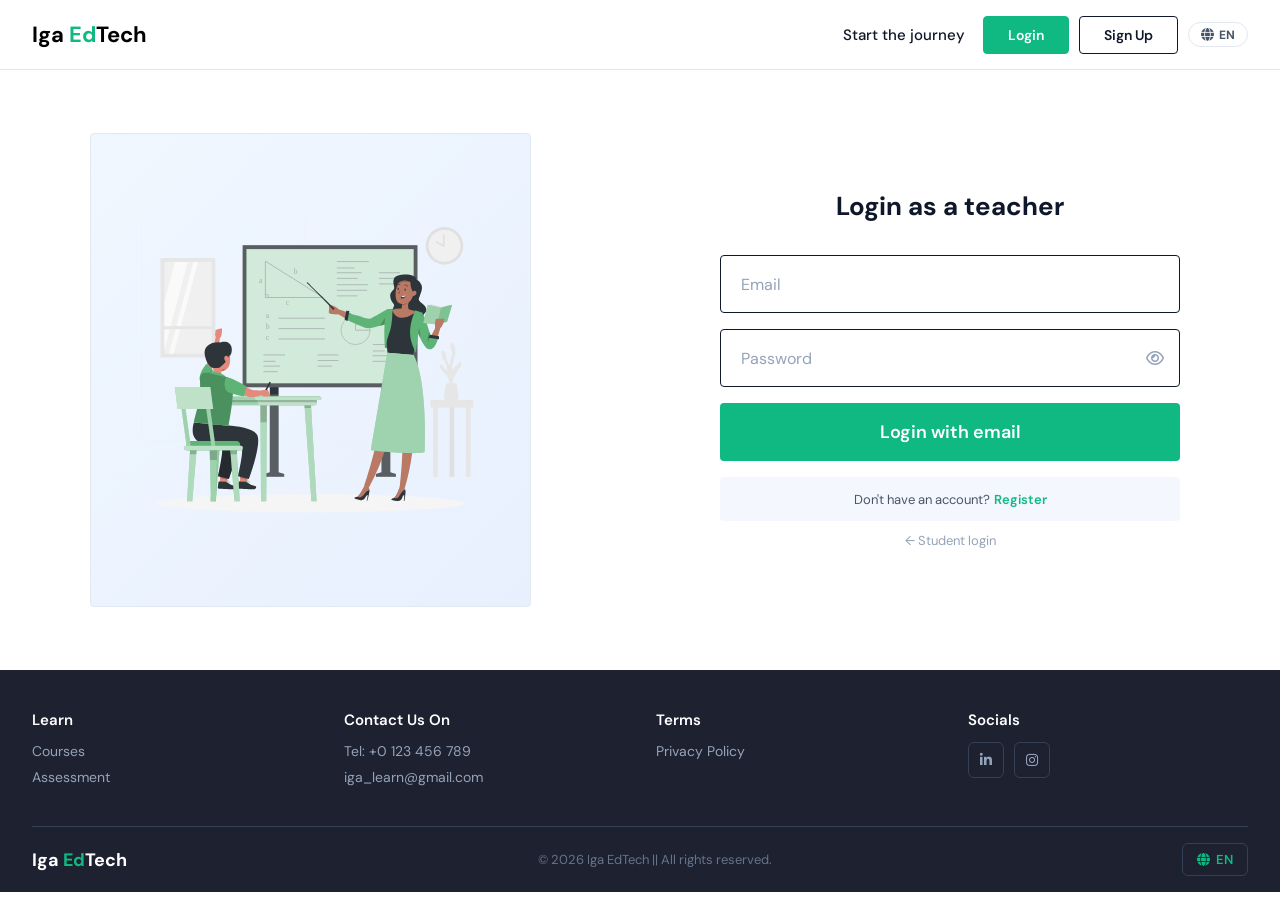
<file: iga_edtech_frontend/pages/teacher-login.html>
<!DOCTYPE html>
<html lang="en">
<head>
  <meta charset="UTF-8"/>
  <meta name="viewport" content="width=device-width, initial-scale=1.0"/>
  <title>Teacher Login — Iga EdTech</title>
  <link rel="stylesheet" href="https://cdnjs.cloudflare.com/ajax/libs/font-awesome/6.5.0/css/all.min.css"/>
  <link rel="stylesheet" href="../css/shared-auth.css"/>
</head>
<body>
  <div id="navbar-placeholder"></div>

  <div class="auth-body">
    <div class="auth-left">
      <div class="illustration-box">
        <img src="../assets/Teacher-register.svg" alt="Teacher login"
             style="width:100%;height:100%;object-fit:contain;padding:20px;"/>
      </div>
    </div>

    <div class="auth-right">
      <div class="form-title" data-i18n="tlogin.title">Login as a teacher</div>
      <form id="teacherLoginForm" novalidate style="display:flex;flex-direction:column;align-items:center;width:100%;">

        <input class="input-field" type="email" id="email" required
               data-i18n-placeholder="login.email" placeholder="Email"/>
        <div id="emailError" class="field-error hidden"></div>

        <div style="position:relative;width:100%;max-width:460px;">
          <input class="input-field" type="password" id="password" required
                 data-i18n-placeholder="login.password" placeholder="Password"
                 style="margin-bottom:0;padding-right:52px;width:100%;"/>
          <button type="button" onclick="togglePassword('password',this)"
                  style="position:absolute;right:16px;top:50%;transform:translateY(-50%);background:none;border:none;cursor:pointer;color:#94a3b8;font-size:16px;padding:0;">
            <i class="fa-regular fa-eye"></i>
          </button>
        </div>
        <div id="passError" class="field-error hidden"></div>

        <button type="submit" class="btn-submit" id="loginBtn" style="margin-top:16px;"
                data-i18n="tlogin.btn">Login with email</button>
      </form>

      <div class="switch-box">
        <span data-i18n="tlogin.noaccount">Don't have an account?</span>
        <a href="teacher-register.html" data-i18n="tlogin.register"> Register</a>
      </div>
      <div style="margin-top:8px;text-align:center;">
        <a href="login.html" data-i18n="tlogin.student"
           style="font-size:13px;color:#94a3b8;">← Student login</a>
      </div>
    </div>
  </div>

  <div id="footer-placeholder"></div>

  <script src="../js/i18n.js"></script>
  <script src="../js/api.js"></script>
  <script src="../js/components.js"></script>
  <script>
    if (typeof Auth !== 'undefined' && Auth.isLoggedIn() && Auth.getRole() === 'teacher') {
      window.location.href = 'teacher-dashboard.html';
    }

    function togglePassword(id, btn) {
      const input = document.getElementById(id);
      const isHidden = input.type === 'password';
      input.type = isHidden ? 'text' : 'password';
      btn.innerHTML = isHidden
        ? '<i class="fa-regular fa-eye-slash"></i>'
        : '<i class="fa-regular fa-eye"></i>';
    }

    document.getElementById('teacherLoginForm').addEventListener('submit', async (e) => {
      e.preventDefault();
      const btn      = document.getElementById('loginBtn');
      const emailEl  = document.getElementById('email');
      const passEl   = document.getElementById('password');
      const emailErr = document.getElementById('emailError');
      const passErr  = document.getElementById('passError');

      [emailErr, passErr].forEach(el => { el.textContent=''; el.classList.add('hidden'); });
      [emailEl, passEl].forEach(el => el.classList.remove('error'));

      let valid = true;
      if (!emailEl.value.trim()) { emailErr.textContent=t('err.required.email'); emailErr.classList.remove('hidden'); emailEl.classList.add('error'); valid=false; }
      if (!passEl.value)         { passErr.textContent=t('err.required.pass');  passErr.classList.remove('hidden');  passEl.classList.add('error');  valid=false; }
      if (!valid) return;

      setLoading(btn, true);
      const res = await AuthAPI.login({ email: emailEl.value.trim(), password: passEl.value });
      setLoading(btn, false);

      if (res.ok) {
        const user = res.data.data.user;
        if (user.role !== 'teacher' && user.role !== 'admin') {
          showToast(t('err.notteacher'), 'error'); return;
        }
        Auth.setSession(res.data.data);
        showToast(t('toast.welcome'), 'success');
        setTimeout(() => window.location.href = 'teacher-dashboard.html', 700);
      } else {
        const msg = res.data.message || t('err.login.failed');
        showToast(msg, 'error');
        passErr.textContent = msg;
        passErr.classList.remove('hidden');
        passEl.classList.add('error');
      }
    });
  </script>
</body>
</html>
</file>
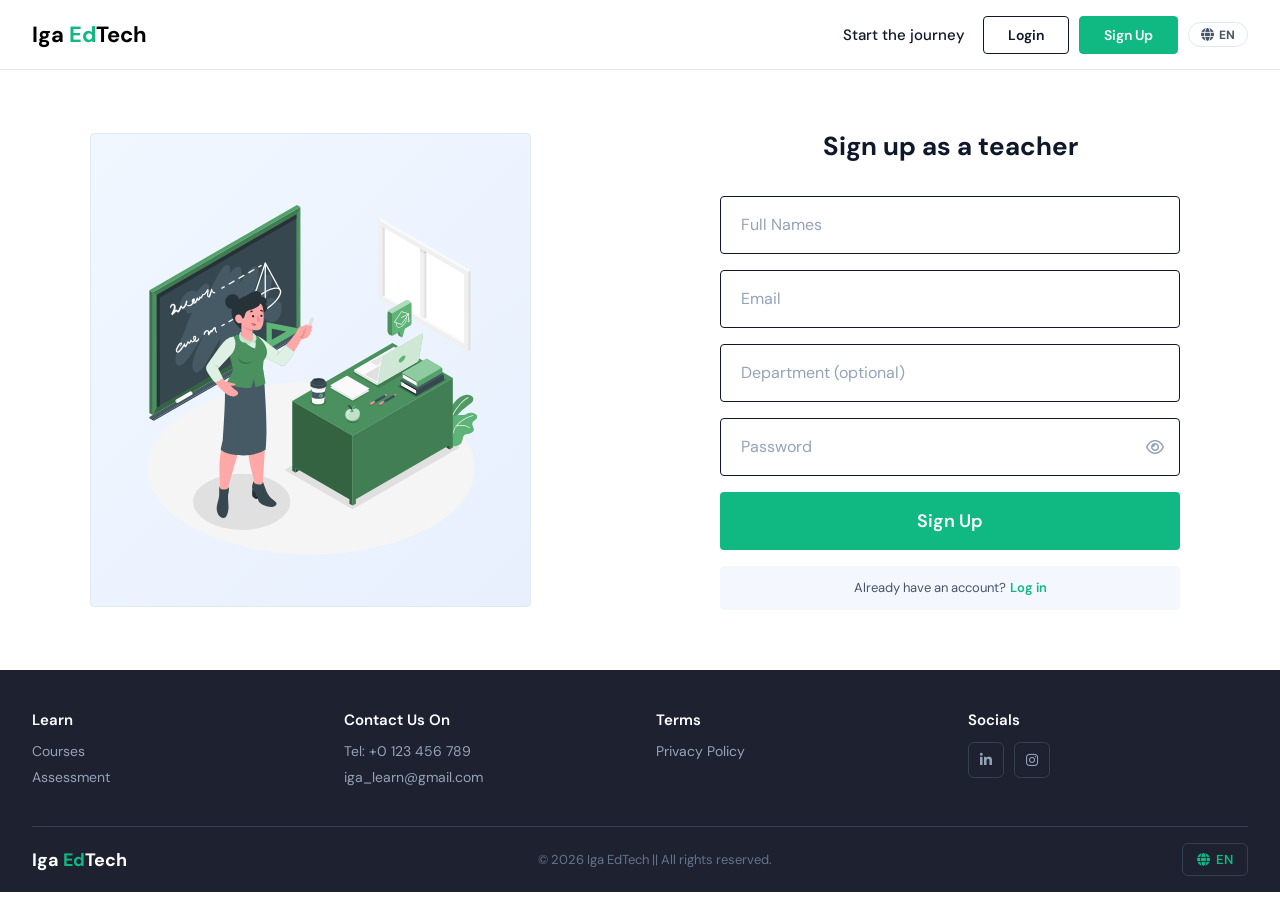
<file: iga_edtech_frontend/pages/teacher-register.html>
<!DOCTYPE html>
<html lang="en">
<head>
  <meta charset="UTF-8"/>
  <meta name="viewport" content="width=device-width, initial-scale=1.0"/>
  <title>Teacher Sign Up — Iga EdTech</title>
  <link rel="stylesheet" href="https://cdnjs.cloudflare.com/ajax/libs/font-awesome/6.5.0/css/all.min.css"/>
  <link rel="stylesheet" href="../css/shared-auth.css"/>
</head>
<body>
  <div id="navbar-placeholder"></div>

  <div class="auth-body">
    <div class="auth-left">
      <div class="illustration-box">
        <img src="../assets/Teacher-signup.svg" alt="Teacher signup"
             style="width:100%;height:100%;object-fit:contain;padding:20px;"/>
      </div>
    </div>

    <div class="auth-right">

      <!-- Step 1: Register -->
      <div id="step-register" style="display:flex;flex-direction:column;align-items:center;width:100%;">
        <div class="form-title" data-i18n="treg.title">Sign up as a teacher</div>
        <form id="teacherRegForm" novalidate style="display:flex;flex-direction:column;align-items:center;width:100%;">

          <input class="input-field" type="text" id="fullName" required
                 data-i18n-placeholder="treg.fullname" placeholder="Full Names"/>
          <div id="nameError" class="field-error hidden"></div>

          <input class="input-field" type="email" id="email" required
                 data-i18n-placeholder="treg.email" placeholder="Email"/>
          <div id="emailError" class="field-error hidden"></div>

          <input class="input-field" type="text" id="department"
                 data-i18n-placeholder="treg.dept" placeholder="Department (optional)"/>

          <div style="position:relative;width:100%;max-width:460px;">
            <input class="input-field" type="password" id="password" required
                   data-i18n-placeholder="treg.password" placeholder="Password"
                   style="margin-bottom:0;padding-right:52px;width:100%;"/>
            <button type="button" onclick="togglePassword('password',this)"
                    style="position:absolute;right:16px;top:50%;transform:translateY(-50%);background:none;border:none;cursor:pointer;color:#94a3b8;font-size:16px;padding:0;">
              <i class="fa-regular fa-eye"></i>
            </button>
          </div>
          <div id="passError" class="field-error hidden"></div>

          <button type="submit" class="btn-submit" id="regBtn" style="margin-top:16px;"
                  data-i18n="treg.btn">Sign Up</button>
        </form>

        <div class="switch-box">
          <span data-i18n="treg.hasaccount">Already have an account?</span>
          <a href="teacher-login.html" data-i18n="treg.login"> Log in</a>
        </div>
      </div>

      <!-- Step 2: OTP -->
      <div id="step-verify" class="hidden" style="display:flex;flex-direction:column;align-items:center;width:100%;">
        <div class="form-title" data-i18n="otp.title">Verify your email</div>
        <div style="text-align:center;margin-bottom:24px;">
          <div style="font-size:56px;margin-bottom:12px;color:#10B981;">
            <i class="fa-solid fa-envelope"></i>
          </div>
          <p style="font-size:15px;color:#475569;line-height:1.7;">
            <span data-i18n="otp.sent">We sent a 6-digit code to</span><br/>
            <strong id="verifyEmailDisplay" style="color:#0f172a;"></strong>
          </p>
        </div>
        <form id="verifyForm" novalidate style="display:flex;flex-direction:column;align-items:center;width:100%;">
          <input type="text" class="otp-input" id="otpCode" placeholder="000000" maxlength="6"/>
          <div id="otpError" class="field-error hidden" style="text-align:center;"></div>
          <button type="submit" class="btn-submit" id="verifyBtn"
                  data-i18n="otp.btn">Verify Email</button>
        </form>
        <div class="switch-box">
          <span data-i18n="otp.resend">Didn't receive it?</span>
          <a id="resendLink" style="cursor:pointer;" data-i18n="otp.resendlink"> Resend code</a>
        </div>
      </div>

    </div>
  </div>

  <div id="footer-placeholder"></div>

  <script src="../js/i18n.js"></script>
  <script src="../js/api.js"></script>
  <script src="../js/components.js"></script>
  <script>
    if (typeof Auth !== 'undefined' && Auth.isLoggedIn()) redirectToDashboard(Auth.getRole());

    let registeredEmail = '';

    function togglePassword(id, btn) {
      const input = document.getElementById(id);
      const isHidden = input.type === 'password';
      input.type = isHidden ? 'text' : 'password';
      btn.innerHTML = isHidden
        ? '<i class="fa-regular fa-eye-slash"></i>'
        : '<i class="fa-regular fa-eye"></i>';
    }

    document.getElementById('teacherRegForm').addEventListener('submit', async (e) => {
      e.preventDefault();
      const btn        = document.getElementById('regBtn');
      const fullName   = document.getElementById('fullName');
      const email      = document.getElementById('email');
      const department = document.getElementById('department');
      const password   = document.getElementById('password');

      ['nameError','emailError','passError'].forEach(id => {
        document.getElementById(id).textContent='';
        document.getElementById(id).classList.add('hidden');
      });
      [fullName, email, password].forEach(el => el.classList.remove('error'));

      let valid = true;
      if (!fullName.value.trim()) { document.getElementById('nameError').textContent=t('err.required.name');  document.getElementById('nameError').classList.remove('hidden');  fullName.classList.add('error');  valid=false; }
      if (!email.value.trim())    { document.getElementById('emailError').textContent=t('err.required.email'); document.getElementById('emailError').classList.remove('hidden'); email.classList.add('error');    valid=false; }
      if (!password.value)        { document.getElementById('passError').textContent=t('err.required.pass');  document.getElementById('passError').classList.remove('hidden');  password.classList.add('error'); valid=false; }
      if (!valid) return;

      setLoading(btn, true);
      const res = await AuthAPI.registerTeacher({
        full_name: fullName.value.trim(), email: email.value.trim(),
        department: department.value.trim() || undefined,
        password: password.value, receive_promotions: false,
      });
      setLoading(btn, false);

      if (res.ok) {
        showToast('Account created! Redirecting to login...', 'success');
        setTimeout(() => window.location.href = 'teacher-login.html', 1000);
      } else {
        const errors = res.data.errors || {};
        if (errors.email)    { document.getElementById('emailError').textContent = Array.isArray(errors.email)?errors.email.join(', '):errors.email; document.getElementById('emailError').classList.remove('hidden'); email.classList.add('error'); }
        if (errors.password) { document.getElementById('passError').textContent  = Array.isArray(errors.password)?errors.password.join(', '):errors.password; document.getElementById('passError').classList.remove('hidden'); password.classList.add('error'); }
        showToast(res.data.message || t('err.reg.failed'), 'error');
      }
    });

    document.getElementById('verifyForm').addEventListener('submit', async (e) => {
      e.preventDefault();
      const btn  = document.getElementById('verifyBtn');
      const code = document.getElementById('otpCode');
      document.getElementById('otpError').classList.add('hidden');
      if (code.value.length !== 6) {
        document.getElementById('otpError').textContent = t('err.otp.length');
        document.getElementById('otpError').classList.remove('hidden');
        return;
      }
      setLoading(btn, true);
      const res = await AuthAPI.verifyEmail({ email: registeredEmail, code: code.value.trim() });
      setLoading(btn, false);
      if (res.ok) {
        showToast(t('toast.verified'), 'success');
        setTimeout(() => window.location.href = 'teacher-login.html', 1000);
      } else {
        document.getElementById('otpError').textContent = res.data.message || t('err.otp.length');
        document.getElementById('otpError').classList.remove('hidden');
      }
    });

    document.getElementById('resendLink').addEventListener('click', async () => {
      const res = await AuthAPI.resendOTP({ email: registeredEmail, purpose: 'email_verification' });
      showToast(res.ok ? t('toast.code.sent') : t('toast.code.failed'), res.ok ? 'success' : 'error');
    });
  </script>
</body>
</html>
</file>
<file: iga_edtech_frontend/css/shared-auth.css>
@import url('https://fonts.googleapis.com/css2?family=DM+Sans:wght@300;400;500;600;700&display=swap');


*, *::before, *::after { box-sizing: border-box; margin: 0; padding: 0; }
body { font-family: 'DM Sans', sans-serif; background: #fff; -webkit-font-smoothing: antialiased; }
a { text-decoration: none; color: inherit; }
button { font-family: inherit; cursor: pointer; }
input  { font-family: inherit; }
.hidden { display: none !important; }


#toast-container { position: fixed; bottom: 24px; right: 24px; z-index: 9999; display: flex; flex-direction: column; gap: 10px; }
.toast { display: flex; align-items: center; gap: 10px; padding: 12px 18px; border-radius: 6px; color: #fff; font-size: 14px; min-width: 260px; animation: slideUp .2s ease; box-shadow: 0 4px 12px rgba(0,0,0,0.2); }
.toast.success { background: #16a34a; }
.toast.error   { background: #dc2626; }
.toast.info    { background: #2563EB; }
@keyframes slideUp { from { opacity:0; transform:translateY(10px); } to { opacity:1; transform:translateY(0); } }


.spinner { width: 18px; height: 18px; border: 2px solid rgba(255,255,255,0.3); border-top-color: #fff; border-radius: 50%; animation: spin .7s linear infinite; }
@keyframes spin { to { transform: rotate(360deg); } }


.navbar {
  height: 70px;
  background: #fff;
  border-bottom: 1px solid #e2e8f0;
  display: flex;
  align-items: center;
  justify-content: space-between;
  padding: 0 32px;
  position: sticky;
  top: 0;
  z-index: 100;
}
.navbar-left  { display: flex; align-items: center; gap: 32px; }
.navbar-right { display: flex; align-items: center; gap: 10px; }


.logo { font-size: 22px; font-weight: 700; cursor: pointer; line-height: 1; }
.logo .ed { color: #2563EB; }

.nav-cat {
  font-size: 15px; font-weight: 500; color: #0f172a; cursor: pointer;
}
.nav-search {
  display: flex; align-items: center; gap: 10px;
  border: 1.5px solid #0f172a; border-radius: 50px;
  padding: 9px 20px; width: 300px; background: #fff;
}
.nav-search input {
  border: none; outline: none; font-size: 14px;
  color: #0f172a; width: 100%; background: transparent;
}
.nav-search input::placeholder { color: #94a3b8; }

.nav-journey { font-size: 15px; font-weight: 500; color: #0f172a; margin-right: 8px; }


.btn-nav {
  padding: 9px 24px;
  font-size: 14px;
  font-weight: 600;
  border-radius: 4px;
  border: 1.5px solid #0f172a;
  background: #fff;
  color: #0f172a;
  transition: all .15s;
}
.btn-nav:hover { background: #0f172a; color: #fff; }

.btn-nav.active {
  background: var(--brand, #2563EB);
  border-color: var(--brand, #2563EB);
  color: #fff;
}
.btn-nav.active:hover { opacity: .85; background: var(--brand, #2563EB); }

.btn-lang-nav {
  width: 38px; height: 38px; border: 1.5px solid #0f172a;
  border-radius: 6px; display: flex; align-items: center;
  justify-content: center; cursor: pointer; font-size: 16px;
}


.auth-body {
  display: flex;
  min-height: calc(100vh - 70px - 230px);
}


.auth-left {
  flex: 1; display: flex; align-items: center;
  justify-content: center; padding: 40px; background: #fff;
}
.illustration-box {
  width: 441px; height: 474px;
  border: 1px solid #e2e8f0; border-radius: 4px;
  background: linear-gradient(135deg, #f0f7ff 0%, #e8f0fe 100%);
  display: flex; flex-direction: column;
  align-items: center; justify-content: center;
  overflow: hidden;
}

.scene-monitor {
  width: 180px; height: 130px; background: #d1d5db;
  border-radius: 8px; margin-bottom: 8px;
  display: flex; align-items: center; justify-content: center;
}
.scene-monitor-inner {
  width: 160px; height: 110px; background: #e0e7ff;
  border-radius: 6px; display: flex; flex-direction: column;
  align-items: center; justify-content: center;
  gap: 6px; padding: 10px;
}
.scene-form-row  { width: 100%; height: 12px; background: #fff; border-radius: 2px; }
.scene-btn-row   { width: 70%; height: 14px; background: #2563EB; border-radius: 2px; }
.scene-stand     { width: 20px; height: 20px; background: #9ca3af; margin: 0 auto; }
.scene-desk      { width: 240px; height: 14px; background: #6b7280; border-radius: 4px; }


.teacher-left {
  flex: 1; display: flex; align-items: center;
  justify-content: center; padding: 40px; background: #f0f7ff;
}
.teacher-left-inner {
  max-width: 380px; text-align: center;
}
.teacher-left-inner h2 {
  font-size: 34px; font-weight: 800; color: #0f172a;
  line-height: 1.2; margin-bottom: 18px;
}
.teacher-left-inner p {
  font-size: 18px; color: #475569; line-height: 1.7;
}
.teacher-stats { display: flex; gap: 36px; justify-content: center; margin-top: 32px; }
.stat-num   { font-size: 28px; font-weight: 700; color: #2563EB; }
.stat-label { font-size: 13px; color: #64748b; margin-top: 2px; }


.auth-right {
  flex: 1; display: flex; flex-direction: column;
  justify-content: center; align-items: center;
  padding: 40px 60px; background: #fff;
}

.form-title {
  font-size: 26px; font-weight: 700; color: #0f172a;
  text-align: center; margin-bottom: 32px;
  line-height: 1.3; max-width: 420px;
}

.input-field {
  width: 100%; max-width: 460px; height: 58px;
  border: 1.5px solid #0f172a; border-radius: 4px;
  padding: 0 20px; font-size: 16px; font-weight: 600;
  color: #0f172a; background: #fff; outline: none;
  transition: border-color .15s; display: block; margin-bottom: 16px;
}
.input-field::placeholder { font-weight: 400; color: #94a3b8; }
.input-field:focus { border-color: #2563EB; box-shadow: 0 0 0 3px rgba(37,99,235,.1); }
.input-field.error { border-color: #dc2626; }

.field-error {
  font-size: 12px; color: #dc2626; margin-top: -12px;
  margin-bottom: 10px; width: 100%; max-width: 460px;
}

.btn-submit {
  width: 100%; max-width: 460px; height: 58px;
  background: #2563EB; color: #fff; border: none; border-radius: 4px;
  font-size: 18px; font-weight: 600; cursor: pointer;
  display: flex; align-items: center; justify-content: center; gap: 10px;
  margin-top: 4px; transition: background .15s;
}
.btn-submit:hover    { background: #1d4ed8; }
.btn-submit:disabled { opacity: .6; cursor: not-allowed; }


.checkbox-row { display: flex; align-items: flex-start; gap: 12px; width: 100%; max-width: 460px; margin-bottom: 4px; }
.checkbox-row input[type=checkbox] { width: 18px; height: 18px; margin-top: 3px; cursor: pointer; accent-color: #2563EB; flex-shrink: 0; }
.checkbox-row label { font-size: 13px; color: #475569; line-height: 1.5; cursor: pointer; }


.switch-box {
  width: 100%; max-width: 460px; height: 44px;
  background: rgba(37,99,235,0.05); border-radius: 4px;
  display: flex; align-items: center; justify-content: center;
  font-size: 13px; color: #475569; gap: 4px; margin-top: 16px;
}
.switch-box a { color: #2563EB; font-weight: 600; cursor: pointer; }
.switch-box a:hover { text-decoration: underline; }

.terms-note {
  font-size: 12px; color: #94a3b8; text-align: center;
  max-width: 460px; margin-top: 10px;
}
.terms-note a { color: #2563EB; }


.otp-input {
  width: 100%; max-width: 460px; height: 58px;
  border: 1.5px solid #0f172a; border-radius: 4px;
  font-size: 28px; letter-spacing: 14px; text-align: center;
  color: #0f172a; background: #fff; outline: none;
  padding: 0 20px; display: block; margin-bottom: 16px;
}
.otp-input:focus { border-color: #2563EB; }


.site-footer {
  background: #1e2130;
  padding: 40px 32px 0;
}
.footer-grid {
  display: grid;
  grid-template-columns: repeat(4, 1fr);
  gap: 32px;
  padding-bottom: 32px;
}
.footer-col h4 {
  font-size: 15px; font-weight: 600; color: #fff; margin-bottom: 12px;
}
.footer-col a,
.footer-col p {
  font-size: 14px; color: #94a3b8; display: block;
  margin-bottom: 8px; cursor: pointer;
}
.footer-col a:hover { color: #fff; }
.footer-socials { display: flex; gap: 10px; margin-top: 4px; }
.social-btn {
  width: 36px; height: 36px; border: 1px solid #334155;
  border-radius: 6px; display: flex; align-items: center;
  justify-content: center; cursor: pointer; color: #94a3b8;
  font-size: 14px; font-weight: 700;
}
.social-btn:hover { background: #334155; color: #fff; }
.footer-bottom {
  border-top: 1px solid #334155; padding: 16px 0;
  display: flex; align-items: center; justify-content: space-between;
}
.footer-logo      { font-size: 18px; font-weight: 700; }
.footer-logo .ed  { color: #2563EB; }
.footer-logo .rest{ color: #fff; }
.footer-copy      { font-size: 13px; color: #64748b; }
.footer-lang-btn  {
  display: flex; align-items: center; gap: 8px;
  border: 1px solid #334155; border-radius: 6px;
  padding: 7px 14px; cursor: pointer;
  font-size: 13px; color: #94a3b8;
}
</file>
<file: iga_edtech_frontend/css/main.css>
@import url('https://fonts.googleapis.com/css2?family=DM+Sans:wght@300;400;500;600;700&display=swap');


:root {
  --brand:              #2563EB;
  --brand-dark:         #1d4ed8;
  --brand-light:        rgba(37,99,235,0.05);
  --dark:               #0f172a;
  --text-dark:          #0f172a;
  --text-mid:           #475569;
  --text-muted:         #94a3b8;
  --white:              #ffffff;
  --border:             #e2e8f0;
  --border-dark:        1px solid #0f172a;
  --sidebar-bg:         #0f172a;
  --sidebar-active-bg:  rgba(37,99,235,0.15);
  --sidebar-active-border: #2563EB;
  --page-bg:            #f8fafc;
  --font-main:          'DM Sans', sans-serif;
  --shadow-card:        0 1px 4px rgba(15,23,42,0.08);
  --shadow-enroll:      0 0 0 1.5px #2563EB;
  --radius:             4px;
}


*, *::before, *::after { box-sizing: border-box; margin: 0; padding: 0; }
html { font-size: 16px; }
body { font-family: var(--font-main); background: var(--page-bg); color: var(--text-dark); -webkit-font-smoothing: antialiased; }
a { text-decoration: none; color: inherit; }
button { font-family: inherit; cursor: pointer; border: none; background: none; }
input, textarea, select { font-family: inherit; outline: none; }
ul { list-style: none; }

.hidden { display: none !important; }


#toast-container { position: fixed; bottom: 24px; right: 24px; z-index: 9999; display: flex; flex-direction: column; gap: 10px; }
.toast { display: flex; align-items: center; gap: 10px; padding: 12px 18px; border-radius: 6px; color: #fff; font-size: 14px; font-family: var(--font-main); min-width: 260px; animation: slideUp .2s ease; box-shadow: 0 4px 12px rgba(0,0,0,0.2); }
.toast.success { background: #16a34a; }
.toast.error   { background: #dc2626; }
.toast.info    { background: var(--brand); }
@keyframes slideUp { from { opacity:0; transform:translateY(10px); } to { opacity:1; transform:translateY(0); } }


.spinner { width: 18px; height: 18px; border: 2px solid rgba(255,255,255,0.3); border-top-color: #fff; border-radius: 50%; animation: spin .7s linear infinite; }
@keyframes spin { to { transform: rotate(360deg); } }


.dashboard-page {
  display: flex;
  min-height: 100vh;
  background: var(--page-bg);
}


.sidebar {
  width: 260px;
  min-height: 100vh;
  background: var(--sidebar-bg);
  flex-shrink: 0;
  display: flex;
  flex-direction: column;
  position: sticky;
  top: 0;
  height: 100vh;
}
.sidebar-logo {
  padding: 24px 28px;
  font-family: var(--font-main);
  font-weight: 700;
  font-size: 22px;
  color: #fff;
  border-bottom: 1px solid rgba(255,255,255,0.08);
}
.sidebar-logo span { color: var(--brand); }

.sidebar-nav { flex: 1; padding: 16px 0; }
.nav-item {
  display: flex;
  align-items: center;
  width: 100%;
  height: 48px;
  padding: 0 28px;
  font-family: var(--font-main);
  font-weight: 500;
  font-size: 15px;
  color: rgba(255,255,255,0.6);
  cursor: pointer;
  background: transparent;
  border: none;
  text-align: left;
  transition: all .15s;
  border-left: 3px solid transparent;
}
.nav-item:hover { background: rgba(255,255,255,0.05); color: #fff; }
.nav-item.active {
  background: var(--sidebar-active-bg);
  border-left: 3px solid var(--sidebar-active-border);
  color: #fff;
  font-weight: 600;
}

.sidebar-footer {
  padding: 16px 20px;
  border-top: 1px solid rgba(255,255,255,0.08);
}
.sidebar-user { display: flex; align-items: center; gap: 10px; }
.sidebar-avatar {
  width: 34px; height: 34px; border-radius: 50%;
  background: var(--brand);
  display: flex; align-items: center; justify-content: center;
  color: #fff; font-weight: 700; font-size: 12px; flex-shrink: 0;
}
.sidebar-user-name { font-size: 13px; font-weight: 600; color: #fff; }
.sidebar-user-role { font-size: 11px; color: rgba(255,255,255,0.45); margin-top: 1px; }
.sidebar-logout {
  color: rgba(255,255,255,0.35); cursor: pointer;
  font-size: 16px; margin-left: auto; padding: 4px 6px;
  border-radius: 4px; transition: all .15s;
}
.sidebar-logout:hover { color: #fff; background: rgba(255,255,255,0.1); }


.main-wrap { flex: 1; display: flex; flex-direction: column; min-width: 0; }

.main-topbar {
  height: 70px;
  background: #fff;
  border-bottom: 1px solid var(--border);
  display: flex;
  align-items: center;
  justify-content: space-between;
  padding: 0 28px;
  position: sticky;
  top: 0;
  z-index: 50;
}
.topbar-breadcrumb { font-size: 13px; color: var(--text-muted); margin-bottom: 2px; }
.topbar-heading { font-size: 18px; font-weight: 600; color: var(--text-dark); }
.topbar-right { display: flex; align-items: center; gap: 12px; }
.topbar-bell { font-size: 18px; cursor: pointer; color: var(--text-mid); }
.topbar-avatar {
  width: 34px; height: 34px; border-radius: 50%;
  background: var(--sidebar-bg);
  display: flex; align-items: center; justify-content: center;
  color: #fff; font-weight: 700; font-size: 12px; cursor: pointer;
}
.topbar-user-info {
  text-align: right;
}
.topbar-user-name {
  font-size: 13px;
  font-weight: 600;
  color: var(--text-dark);
}
.topbar-user-role {
  font-size: 11px;
  color: var(--text-muted);
}
.topbar-logout {
  width: 34px; height: 34px;
  border: 1.5px solid var(--border);
  border-radius: var(--radius);
  display: flex; align-items: center; justify-content: center;
  color: var(--text-mid); cursor: pointer;
  transition: all .15s; background: #fff;
}
.topbar-logout:hover {
  border-color: #dc2626;
  color: #dc2626;
  background: #fee2e2;
}
.page-content { padding: 28px; flex: 1; }
.page-section { animation: fadeIn .2s ease; }
@keyframes fadeIn { from { opacity:0; transform:translateY(5px); } to { opacity:1; transform:translateY(0); } }


.view-all-link {
  font-size: 14px; color: var(--brand); cursor: pointer;
  margin-top: 20px; display: inline-flex; align-items: center; gap: 4px;
}
.view-all-link:hover { text-decoration: underline; }

.courses-grid {
  display: grid;
  grid-template-columns: repeat(3, 1fr);
  gap: 20px;
}
.course-card {
  background: #fff;
  border: 1px solid var(--border);
  border-radius: 8px;
  cursor: pointer;
  transition: box-shadow .15s, border-color .15s;
  display: flex;
  flex-direction: column;
  overflow: hidden;
}
.course-card:hover { box-shadow: 0 4px 16px rgba(37,99,235,0.12); border-color: var(--brand); }
.course-thumb {
  height: 120px;
  background: linear-gradient(135deg, #dbeafe 0%, #e0e7ff 100%);
  display: flex;
  align-items: center;
  justify-content: center;
  border-radius: 8px 8px 0 0;
}

.course-thumb i {
  font-size: 44px;
  color: #2563EB;
  background: #fff;
  width: 72px;
  height: 72px;
  border-radius: 16px;
  display: flex;
  align-items: center;
  justify-content: center;
  box-shadow: 0 2px 12px rgba(37,99,235,0.15);
}
.course-body { padding: 16px; }
.course-num { font-size: 12px; font-weight: 600; color: var(--text-muted); margin-bottom: 4px; }
.course-name { font-size: 16px; font-weight: 600; color: var(--text-dark); margin-bottom: 6px; }
.course-modules { font-size: 13px; color: var(--text-mid); }


.quiz-grid {
  display: grid;
  grid-template-columns: repeat(2, 1fr);
  gap: 20px;
  max-width: 640px;
}
.quiz-card {
  background: #fff;
  border: 1px solid var(--border);
  border-radius: 8px;
  cursor: pointer;
  transition: box-shadow .15s, border-color .15s;
  display: flex;
  flex-direction: column;
  align-items: center;
  justify-content: center;
  padding: 28px 20px;
  text-align: center;
}
.quiz-card:hover { box-shadow: 0 4px 16px rgba(37,99,235,0.12); border-color: var(--brand); }
.quiz-folder { font-size: 44px; margin-bottom: 10px; }
.quiz-folder i {
  font-size: 44px;
  color: #2563EB;
}
.quiz-label-text { font-size: 12px; color: var(--text-muted); }
.quiz-name { font-size: 15px; font-weight: 600; color: var(--text-dark); margin: 4px 0; }
.quiz-questions { font-size: 13px; color: var(--text-mid); }


.perf-header {
  display: flex; align-items: baseline;
  justify-content: space-between; margin-bottom: 16px;
}
.perf-title    { font-size: 18px; font-weight: 700; color: var(--text-dark); }
.perf-subtitle { font-size: 14px; color: var(--text-mid); margin-top: 4px; }
.overall-grade { font-size: 14px; font-weight: 600; color: var(--brand); }
.perf-row {
  display: grid;
  grid-template-columns: 2fr 1fr 1fr 1fr;
  font-size: 14px; color: var(--text-mid);
  padding: 12px 0;
  border-bottom: 1px solid var(--border);
  align-items: center;
}
.perf-row:last-child { border-bottom: none; }
.perf-graded   { color: #16a34a; font-weight: 600; }
.perf-ungraded { color: var(--text-muted); }

.enroll-banner {
  background: #fff;
  border: 1.5px solid var(--brand);
  border-radius: 8px;
  display: flex; align-items: center; justify-content: space-between;
  padding: 24px 32px; margin-bottom: 20px;
  box-shadow: var(--shadow-card);
}
.enroll-banner-title { font-size: 18px; font-weight: 700; color: var(--text-dark); }
.btn-enroll {
  display: inline-flex;
  align-items: center;
  justify-content: center;
  height: 40px;
  padding: 0 20px;
  background: #10B981;
  color: #fff;
  border: none;
  border-radius: var(--radius);
  font-size: 14px;
  font-weight: 600;
  cursor: pointer;
  transition: background .15s;
}
.btn-enroll:hover { background: #059669; }
.btn-enroll:disabled { opacity: .6; cursor: not-allowed; }

.enroll-card {
  background: #fff;
  border: 1px solid var(--border);
  border-radius: 8px;
  display: flex; align-items: stretch;
  overflow: hidden;
  box-shadow: var(--shadow-card);
}
.enroll-illo {
  width: 280px;
  min-height: 260px;
  background: linear-gradient(135deg, #dbeafe 0%, #e0e7ff 100%);
  display: flex;
  align-items: center;
  justify-content: center;
  flex-shrink: 0;
}

.enroll-illo i {
  font-size: 64px;
  color: #2563EB;
  background: #fff;
  width: 100px;
  height: 100px;
  border-radius: 20px;
  display: flex;
  align-items: center;
  justify-content: center;
  box-shadow: 0 4px 16px rgba(37,99,235,0.15);
}
.enroll-info { padding: 32px; flex: 1; }
.enroll-info h3 { font-size: 18px; font-weight: 600; color: var(--text-dark); margin-bottom: 12px; }
.enroll-info p  { font-size: 15px; color: var(--text-mid); line-height: 1.7; }


.quiz-detail-wrap { padding: 0; max-width: 760px; }
.quiz-detail-breadcrumb { font-size: 13px; color: var(--text-muted); margin-bottom: 6px; }
.quiz-detail-title { font-size: 22px; font-weight: 700; color: var(--text-dark); margin-bottom: 6px; }
.quiz-detail-meta  { font-size: 14px; color: var(--text-mid); margin-bottom: 24px; }
.quiz-detail-body  { font-size: 15px; line-height: 1.7; color: var(--text-mid); }
.quiz-detail-body strong { font-weight: 700; color: var(--text-dark); display: block; margin-bottom: 6px; margin-top: 16px; }
.quiz-detail-body p  { margin-bottom: 12px; }
.quiz-detail-body li { padding-left: 16px; position: relative; margin-bottom: 6px; }
.quiz-detail-body li::before { content: "•"; position: absolute; left: 0; color: var(--brand); }

.btn-start-now {
  margin-top: 32px;
  padding: 14px 40px;
  background: var(--brand); color: #fff;
  border: none; border-radius: var(--radius);
  font-size: 16px; font-weight: 600; cursor: pointer;
  display: inline-flex; align-items: center; justify-content: center;
  transition: background .15s;
}
.btn-start-now:hover { background: var(--brand-dark); }

.quiz-timer-row { display: flex; align-items: center; justify-content: space-between; margin-bottom: 20px; }
.timer-pill {
  background: #fef3c7; color: #d97706;
  padding: 8px 20px; border-radius: 20px;
  font-weight: 700; font-size: 15px;
}
.timer-pill.urgent { background: #fee2e2; color: #dc2626; }

.q-progress-bar-wrap { height: 4px; background: var(--border); border-radius: 2px; margin-bottom: 28px; }
.q-progress-bar { height: 100%; background: var(--brand); border-radius: 2px; transition: width .3s; }

.q-text { font-size: 18px; font-weight: 600; color: var(--text-dark); margin-bottom: 24px; line-height: 1.6; }

.q-options { display: flex; flex-direction: column; gap: 12px; max-width: 680px; }
.q-option {
  display: flex; align-items: center; gap: 14px;
  padding: 14px 18px;
  border: 1.5px solid var(--border);
  border-radius: var(--radius);
  cursor: pointer; transition: all .15s;
  background: #fff;
}
.q-option:hover { border-color: var(--brand); background: var(--brand-light); }
.q-option.selected { border-color: var(--brand); background: #dbeafe; }
.q-bubble {
  width: 30px; height: 30px; border-radius: 50%;
  border: 1.5px solid var(--border);
  display: flex; align-items: center; justify-content: center;
  font-weight: 700; font-size: 12px; flex-shrink: 0;
  color: var(--text-mid);
}
.q-option.selected .q-bubble { background: var(--brand); border-color: var(--brand); color: #fff; }
.q-option-text { font-size: 15px; color: var(--text-mid); }

.quiz-nav-row { display: flex; align-items: center; justify-content: space-between; margin-top: 28px; max-width: 680px; }
.btn-q-nav {
  padding: 10px 28px;
  border: 1.5px solid var(--border);
  background: #fff; border-radius: var(--radius);
  font-size: 14px; font-weight: 500; cursor: pointer;
  transition: all .15s;
}
.btn-q-nav:hover { border-color: var(--brand); color: var(--brand); }
.btn-q-submit {
  padding: 10px 28px;
  background: var(--brand); color: #fff;
  border: none; border-radius: var(--radius);
  font-size: 14px; font-weight: 600; cursor: pointer;
  transition: background .15s;
}
.btn-q-submit:hover { background: var(--brand-dark); }


.result-screen {
  display: flex;
  flex-direction: column;
  align-items: center;
  justify-content: center;
  text-align: center;
  padding: 48px 32px;
  max-width: 480px;
  margin: 0 auto;
}
.result-icon { font-size: 64px; margin-bottom: 20px; }
.score-ring {
  width: 130px; height: 130px; border-radius: 50%;
  margin: 0 auto 24px;
  display: flex; flex-direction: column; align-items: center; justify-content: center;
}
.score-ring.pass { background: #dcfce7; border: 4px solid #16a34a; }
.score-ring.fail { background: #fee2e2; border: 4px solid #dc2626; }
.score-pct { font-size: 28px; font-weight: 800; }
.score-ring.pass .score-pct { color: #16a34a; }
.score-ring.fail .score-pct { color: #dc2626; }
.score-lbl { font-size: 12px; font-weight: 600; }
.score-ring.pass .score-lbl { color: #16a34a; }
.score-ring.fail .score-lbl { color: #dc2626; }
.result-btns { display: flex; gap: 12px; justify-content: center; flex-wrap: wrap; margin-top: 24px; }

.create-course-wrap { display: grid; grid-template-columns: 1fr 1fr; gap: 40px; max-width: 860px; }
.create-section-title { font-size: 16px; font-weight: 600; color: var(--text-dark); margin-bottom: 16px; }
.create-label { font-size: 13px; color: var(--text-mid); margin-bottom: 6px; }
.create-field { margin-bottom: 18px; }
.create-input {
  width: 100%; height: 48px;
  border: 1.5px solid var(--dark); border-radius: var(--radius);
  padding: 0 16px; font-size: 15px; color: var(--text-dark);
  background: #fff; transition: border-color .15s;
}
.create-input:focus { border-color: var(--brand); box-shadow: 0 0 0 3px var(--brand-light); }
.create-input::placeholder { color: var(--text-muted); font-weight: 400; }
.create-textarea {
  width: 100%; height: 140px;
  border: 1.5px solid var(--dark); border-radius: var(--radius);
  padding: 14px 16px; font-size: 15px; color: var(--text-dark);
  background: #fff; resize: none; transition: border-color .15s;
}
.create-textarea:focus { border-color: var(--brand); box-shadow: 0 0 0 3px var(--brand-light); }
.create-textarea::placeholder { color: var(--text-muted); font-weight: 400; }
.upload-zone {
  width: 100%; height: 110px;
  border: 1.5px dashed var(--border);
  border-radius: var(--radius);
  display: flex; align-items: center; justify-content: center;
  flex-direction: column; gap: 8px; cursor: pointer; background: #fff;
  font-size: 12px; color: var(--text-muted); transition: all .15s;
}
.upload-zone:hover { background: var(--brand-light); border-color: var(--brand); }
.upload-zone-icon { font-size: 32px; color: var(--text-muted); }
.callout-box {
  width: 100%; background: var(--brand-light);
  border-left: 3px solid var(--brand);
  border-radius: var(--radius);
  padding: 12px 16px;
}
.callout-box p { font-size: 12px; line-height: 1.6; color: var(--brand); }
.btn-publish {
  width: 100%; height: 52px;
  background: var(--brand); color: #fff;
  border: none; border-radius: var(--radius);
  font-size: 16px; font-weight: 600; cursor: pointer;
  display: flex; align-items: center; justify-content: center;
  margin-top: 20px; transition: background .15s;
}
.btn-publish:hover { background: var(--brand-dark); }
</file>
